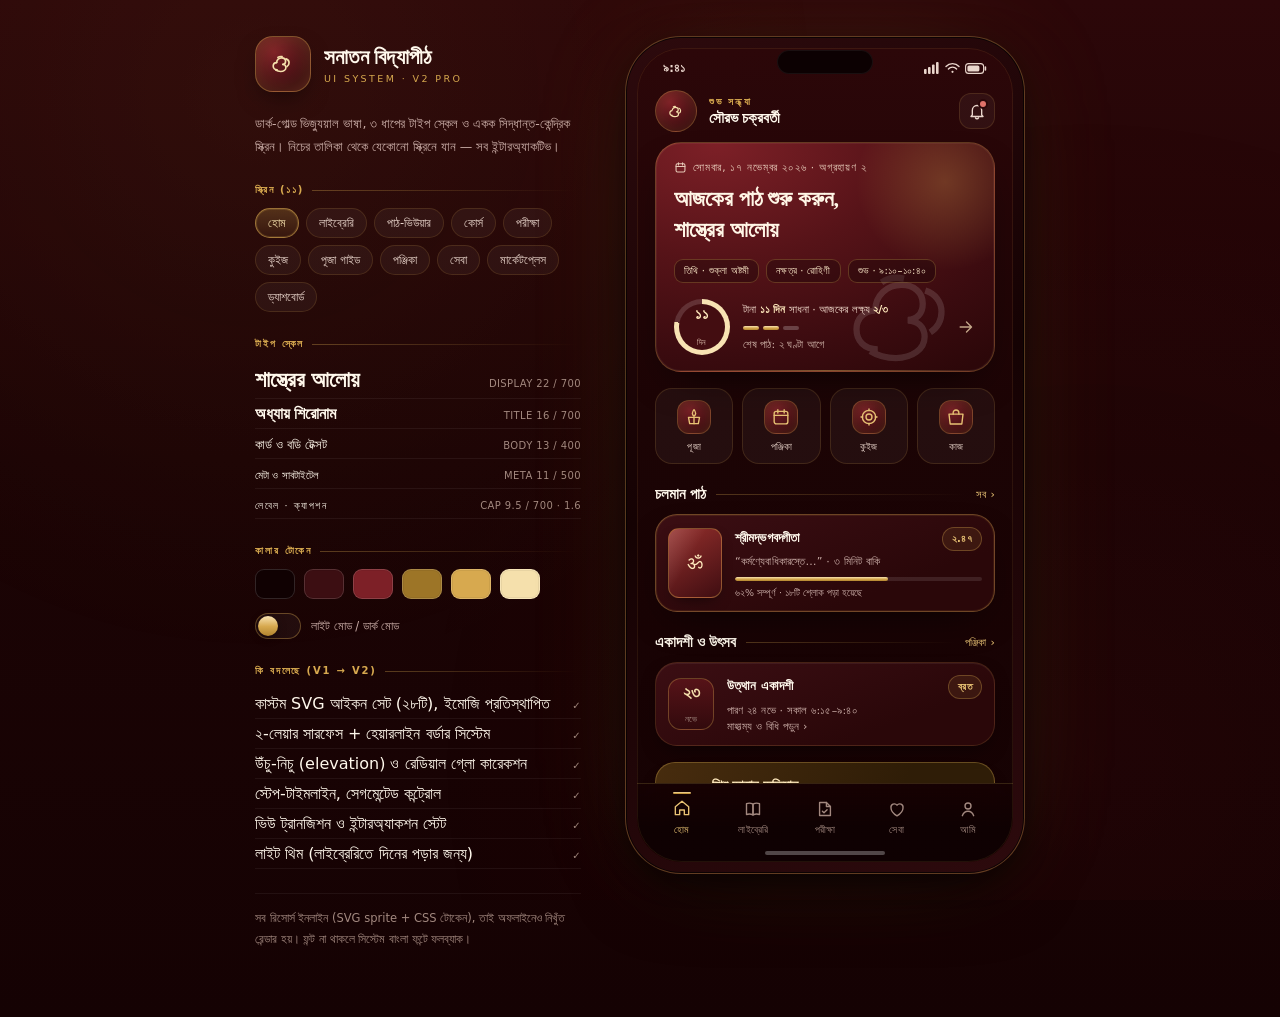
<file: docs/design/ui-preview-v2.html>
<!DOCTYPE html>
<html lang="bn" data-theme="dark">
<head>
<meta charset="utf-8" />
<meta name="viewport" content="width=device-width, initial-scale=1" />
<title>সনাতন বিদ্যাপীঠ — UI প্রিভিউ v2 (Pro)</title>
<style>
/* =====================================================================
   SANATAN VIDYAPITH · DESIGN SYSTEM v2
   tokens → primitives → components → screens
   ===================================================================== */

/* ---------- 1. TOKENS ---------- */
:root{
  /* brand */
  --wine-950:#100102; --wine-900:#180304; --wine-850:#1f0406;
  --wine-800:#290709; --wine-750:#32090c; --wine-700:#3c0e12; --wine-600:#4b1217;
  --gold-100:#fbf0d4; --gold-200:#f5e0ac; --gold-300:#e8c274;
  --gold-400:#d7a94f; --gold-500:#c2933a; --gold-600:#9d7527;
  --ink:#fff8ec; --ink-2:#ead6cc; --ink-3:#c9aca6; --ink-4:#a2887f;
  --ok:#63b58c; --ok-d:#2f7a58; --warn:#e39a52; --danger:#e0726a;

  /* semantic */
  --app-bg: radial-gradient(120% 90% at 10% -10%, #40101400 0%, transparent 60%),
            linear-gradient(180deg,#2c0709 0%, #1c0405 45%, #150203 100%);
  --surface-1: linear-gradient(160deg, #3b0e13 0%, #2a0709 72%);
  --surface-2: linear-gradient(160deg, #451016 0%, #2d080b 70%);
  --surface-flat:#2a0709;
  --surface-glass: rgba(255,255,255,.045);
  --card-border: rgba(215,169,79,.16);
  --card-border-strong: rgba(215,169,79,.38);
  --hairline: rgba(255,255,255,.06);
  --gold-line: linear-gradient(90deg,transparent,rgba(215,169,79,.45),transparent);
  --gold-fill: linear-gradient(180deg,#f8e3b3 0%, #d7a94f 52%, #b1842e 100%);
  --hero-bg: radial-gradient(130% 120% at 18% 0%, #7d2027 0%, #561318 42%, #3a0b0f 78%, #2c0709 100%);
  --appbar-fade: linear-gradient(180deg, rgba(31,4,6,.98) 0%, rgba(31,4,6,.92) 62%, rgba(31,4,6,0) 100%);
  --tabbg: linear-gradient(180deg, rgba(21,2,3,.55) 0%, rgba(15,1,2,.98) 55%);
  --shadow-lg: 0 30px 70px -20px rgba(0,0,0,.75), 0 8px 24px rgba(0,0,0,.35);
  --shadow-sm: 0 8px 20px -8px rgba(0,0,0,.6);
  --inner-top: inset 0 1px 0 rgba(255,255,255,.06);
  --chip-bg: rgba(255,255,255,.045);
  --track: rgba(255,255,255,.10);

  /* type */
  --f-ui:"Hind Siliguri","Noto Sans Bengali","Kalpurush","SolaimanLipi",system-ui,-apple-system,"Segoe UI",sans-serif;
  --f-dis:"Noto Serif Bengali","Hind Siliguri","Kalpurush",Georgia,serif;
  --r-xs:8px; --r-sm:12px; --r-md:16px; --r-lg:22px; --r-xl:28px; --r-full:999px;
  --sp-1:4px; --sp-2:8px; --sp-3:12px; --sp-4:16px; --sp-5:20px; --sp-6:24px; --sp-8:32px;
}
html[data-theme="light"]{
  --ink:#2a1210; --ink-2:#4a2b26; --ink-3:#7a5c55; --ink-4:#9b7d75;
  --app-bg: radial-gradient(120% 90% at 10% -10%, #fff3d6 0%, transparent 60%),
            linear-gradient(180deg,#fdf7ec 0%, #fbf1e2 55%, #f7ebd8 100%);
  --surface-1: linear-gradient(160deg,#fffdf8 0%, #fbf2e3 100%);
  --surface-2: linear-gradient(160deg,#fffdf8 0%, #f7ecd9 100%);
  --surface-flat:#fffdf8;
  --surface-glass: rgba(42,18,16,.035);
  --card-border: rgba(157,117,39,.20);
  --card-border-strong: rgba(157,117,39,.45);
  --hairline: rgba(42,18,16,.08);
  --gold-fill: linear-gradient(180deg,#e9c97e 0%, #cf9f42 55%, #ab7c26 100%);
  --hero-bg: radial-gradient(130% 120% at 18% 0%, #8d2a30 0%, #6b1c22 45%, #4c1116 100%);
  --appbar-fade: linear-gradient(180deg, rgba(253,247,236,.98) 0%, rgba(253,247,236,.9) 62%, rgba(253,247,236,0) 100%);
  --tabbg: linear-gradient(180deg, rgba(253,247,236,.5) 0%, rgba(251,241,226,.99) 55%);
  --shadow-lg: 0 30px 70px -24px rgba(74,32,20,.28), 0 8px 22px rgba(74,32,20,.10);
  --shadow-sm: 0 8px 20px -10px rgba(74,32,20,.22);
  --inner-top: inset 0 1px 0 rgba(255,255,255,.9);
  --chip-bg: rgba(42,18,16,.04);
  --track: rgba(42,18,16,.10);
}

/* ---------- 2. RESET / STAGE ---------- */
*{box-sizing:border-box;-webkit-tap-highlight-color:transparent}
html,body{margin:0;min-height:100%}
body{
  font-family:var(--f-ui); color:var(--ink); background:var(--app-bg);
  display:flex; align-items:flex-start; justify-content:center; gap:44px;
  padding:36px 24px 56px; flex-wrap:wrap; transition:background .35s,color .35s;
}
body::before{
  content:""; position:fixed; inset:0; pointer-events:none; z-index:0; opacity:.5;
  background-image:radial-gradient(circle at 20% 10%, rgba(215,169,79,.10), transparent 45%),
                   radial-gradient(circle at 85% 85%, rgba(125,32,39,.16), transparent 50%);
}
svg{display:block}
.ico{width:20px;height:20px;fill:none;stroke:currentColor;stroke-width:1.65;stroke-linecap:round;stroke-linejoin:round}
.ico.sm{width:16px;height:16px;stroke-width:1.8}
.ico.xs{width:13px;height:13px;stroke-width:2}

/* ---------- 3. SPEC RAIL ---------- */
.rail{width:326px; max-width:100%; position:relative; z-index:1}
.mark{display:flex; align-items:center; gap:13px}
.mark .seal{
  width:56px;height:56px;border-radius:18px; display:grid; place-items:center; flex:0 0 auto;
  background:radial-gradient(circle at 34% 28%, #7e2127, #3a0b0f 72%);
  border:1px solid rgba(215,169,79,.45);
  box-shadow:0 10px 26px -10px rgba(0,0,0,.7), inset 0 0 22px rgba(215,169,79,.22)}
.mark h1{margin:0; font-family:var(--f-dis); font-size:21px; font-weight:700; letter-spacing:.2px; color:var(--ink)}
.mark .eyebrow{font-size:9.5px; letter-spacing:2.4px; color:var(--gold-400); text-transform:uppercase; margin-top:3px}
.rail .lede{font-size:12.5px; line-height:1.85; color:var(--ink-3); margin:20px 0 0}
.spec{margin-top:26px}
.spec h2{font-size:10px; letter-spacing:1.8px; text-transform:uppercase; color:var(--gold-400);
  margin:0 0 12px; font-weight:700; display:flex; align-items:center; gap:8px}
.spec h2::after{content:""; flex:1; height:1px; background:linear-gradient(90deg,rgba(215,169,79,.35),transparent)}
.chips{display:flex; flex-wrap:wrap; gap:7px}
.chip{
  font-family:var(--f-ui); font-size:11.5px; padding:7px 12px; border-radius:var(--r-full); cursor:pointer;
  border:1px solid var(--card-border); background:var(--chip-bg); color:var(--ink-2); transition:.18s; white-space:nowrap}
.chip:hover{border-color:var(--card-border-strong); color:var(--ink); transform:translateY(-1px)}
.chip.on{background:linear-gradient(180deg,rgba(215,169,79,.24),rgba(215,169,79,.08));
  border-color:rgba(215,169,79,.62); color:var(--gold-200); box-shadow:inset 0 0 0 1px rgba(215,169,79,.18)}
html[data-theme="light"] .chip.on{color:#7a5312}
.scale{width:100%; border-collapse:collapse}
.scale td{padding:5px 0; vertical-align:baseline; border-bottom:1px solid var(--hairline)}
.scale td:last-child{text-align:right; font-size:10px; color:var(--ink-4); letter-spacing:.4px}
.sw{display:flex; gap:9px; flex-wrap:wrap}
.sw i{width:40px;height:30px;border-radius:9px; border:1px solid rgba(255,255,255,.14); box-shadow:inset 0 0 0 1px rgba(0,0,0,.06)}
.swt{display:flex; align-items:center; gap:10px; margin-top:14px}
.swt span{font-size:11.5px; color:var(--ink-3)}
.toggle{width:46px;height:26px;border-radius:99px; border:1px solid var(--card-border-strong);
  background:var(--chip-bg); position:relative; cursor:pointer; transition:.25s}
.toggle::after{content:""; position:absolute; top:2px; left:2px; width:20px;height:20px;border-radius:50%;
  background:var(--gold-fill); transition:.25s; box-shadow:0 2px 8px rgba(0,0,0,.4)}
.toggle.light::after{transform:translateX(20px)}
.note{font-size:11.5px; line-height:1.8; color:var(--ink-4); border-top:1px solid var(--hairline);
  margin-top:24px; padding-top:14px}

/* ---------- 4. DEVICE ---------- */
.device{
  position:relative; width:400px; height:838px; border-radius:56px; padding:11px; flex:0 0 auto;
  background:linear-gradient(155deg,#2d0a0d 0%, #150203 48%, #2d0a0d 100%);
  border:1px solid rgba(215,169,79,.32);
  box-shadow:var(--shadow-lg), 0 0 120px -30px rgba(215,169,79,.22), inset 0 0 0 1px rgba(0,0,0,.7);
  z-index:1}
html[data-theme="light"] .device{
  background:linear-gradient(155deg,#3a1114 0%, #1d0405 50%, #3a1114 100%);
  box-shadow:0 34px 80px -26px rgba(74,32,20,.55), inset 0 0 0 1px rgba(0,0,0,.7)}
.device::after{content:""; position:absolute; inset:11px; border-radius:45px;
  border:1px solid rgba(215,169,79,.10); pointer-events:none; z-index:50}
.screen{position:relative; width:100%; height:100%; border-radius:45px; overflow:hidden;
  background:var(--app-bg); display:flex; flex-direction:column; isolation:isolate}
.statusbar{height:40px; flex:0 0 auto; display:flex; align-items:center; justify-content:space-between;
  padding:0 26px; font-size:11.5px; font-weight:600; letter-spacing:.3px; color:var(--ink-2);
  position:relative; z-index:30}
.statusbar .r{display:flex; align-items:center; gap:5px}
.island{position:absolute; top:13px; left:50%; transform:translateX(-50%);
  width:96px; height:24px; border-radius:99px; background:#0c0102; z-index:40;
  box-shadow:inset 0 0 0 1px rgba(255,255,255,.06)}
.homebar{position:absolute; bottom:7px; left:50%; transform:translateX(-50%); width:120px; height:4px;
  border-radius:99px; background:rgba(255,255,255,.28); z-index:45; pointer-events:none}
html[data-theme="light"] .homebar{background:rgba(42,18,16,.28)}
.scroll{flex:1 1 auto; overflow-y:auto; overflow-x:hidden; scrollbar-width:none; position:relative; scroll-behavior:smooth}
.scroll::-webkit-scrollbar{display:none}
.pad{padding:0 18px}
.stack-4{margin-bottom:16px}
.stack-3{margin-bottom:12px}

/* view transitions */
.view{display:none}
.view.on{display:block; animation:viewIn .34s cubic-bezier(.22,.7,.3,1)}
@keyframes viewIn{from{opacity:0; transform:translateY(8px)} to{opacity:1; transform:none}}

/* ---------- 5. APPBAR ---------- */
.appbar{position:sticky; top:0; z-index:20; padding:6px 18px 14px; background:var(--appbar-fade);
  backdrop-filter:blur(12px) saturate(120%)}
.appbar .row{display:flex; align-items:center; gap:11px}
.appbar h3{font-family:var(--f-dis); font-size:19px; font-weight:700; margin:0; letter-spacing:.1px; line-height:1.25}
.appbar .sub{font-size:11px; color:var(--ink-4); margin-top:3px; letter-spacing:.2px; line-height:1.4}
.appbar .eyebrow{font-size:9px; letter-spacing:2px; text-transform:uppercase; color:var(--gold-400); font-weight:700}
.spacer{flex:1}
.iconbtn{width:36px;height:36px;border-radius:12px; display:grid;place-items:center; flex:0 0 auto; cursor:pointer;
  border:1px solid var(--card-border); background:var(--chip-bg); color:var(--ink-2); transition:.16s; position:relative}
.iconbtn:hover{color:var(--ink); border-color:var(--card-border-strong); background:rgba(215,169,79,.12)}
.iconbtn:active{transform:scale(.96)}
.dot{position:absolute; top:7px; right:8px; width:6px;height:6px;border-radius:50%; background:var(--danger);
  box-shadow:0 0 0 2px var(--surface-flat)}

/* ---------- 6. PRIMITIVES ---------- */
.card{
  position:relative; border-radius:var(--r-lg); border:1px solid var(--card-border); background:var(--surface-1);
  box-shadow:var(--shadow-sm), var(--inner-top); overflow:hidden}
.card.solid{background:var(--surface-2)}
.card.oath{border-color:var(--card-border-strong); box-shadow:0 16px 40px -20px rgba(0,0,0,.8), inset 0 0 0 1px rgba(215,169,79,.10)}
.card.pad{padding:15px}
.btn{display:inline-flex; align-items:center; justify-content:center; gap:8px; cursor:pointer; border:1px solid transparent;
  font-family:var(--f-ui); font-size:13.5px; font-weight:600; border-radius:var(--r-md); padding:13px 18px;
  letter-spacing:.2px; transition:.16s; line-height:1}
.btn.gold{background:var(--gold-fill); color:#3a1a05; box-shadow:0 10px 26px -12px rgba(215,169,79,.85), inset 0 1px 0 rgba(255,255,255,.55)}
.btn.gold:hover{filter:brightness(1.05)}
.btn.ghost{background:var(--chip-bg); border-color:var(--card-border); color:var(--ink)}
.btn.ghost:hover{border-color:var(--card-border-strong)}
.btn.block{width:100%}
.btn:active{transform:translateY(1px)}
.btn.sm{padding:9px 13px; font-size:12px; border-radius:var(--r-sm)}
.pill{display:inline-flex; align-items:center; gap:5px; font-size:10px; font-weight:600; letter-spacing:.4px;
  padding:5px 9px; border-radius:var(--r-full); border:1px solid rgba(215,169,79,.32);
  background:rgba(215,169,79,.10); color:var(--gold-300); white-space:nowrap}
html[data-theme="light"] .pill{color:#8a5f16; background:rgba(176,130,44,.10); border-color:rgba(176,130,44,.28)}
.pill.ok{color:#a9e3c6; background:rgba(99,181,140,.14); border-color:rgba(99,181,140,.34)}
html[data-theme="light"] .pill.ok{color:#22684a; background:rgba(47,122,88,.10); border-color:rgba(47,122,88,.25)}
.pill.flat{background:transparent; border-color:var(--card-border); color:var(--ink-3)}
.muted{color:var(--ink-3)} .tiny{font-size:11px; letter-spacing:.2px} .mini{font-size:9.5px}
.display{font-family:var(--f-dis); font-weight:700; letter-spacing:.1px}
.orn{display:block; width:100%; height:16px; color:rgba(215,169,79,.5)}
.sect{display:flex; align-items:center; gap:10px; margin:22px 0 11px}
.sect h4{font-family:var(--f-dis); font-size:14.5px; margin:0; font-weight:700; letter-spacing:.1px}
.sect .line{flex:1; height:1px; background:linear-gradient(90deg,rgba(215,169,79,.30),transparent)}
.sect a{font-size:11px; color:var(--gold-300); cursor:pointer; letter-spacing:.2px}
html[data-theme="light"] .sect a{color:#8a5f16}
.bar{height:6px; border-radius:99px; background:var(--track); overflow:hidden}
.bar > i{display:block; height:100%; border-radius:99px; background:var(--gold-fill); transition:width .6s cubic-bezier(.2,.7,.3,1)}
.bar.thin{height:4px}
.bar.dual > i.okpart{background:linear-gradient(90deg,#3f8d68,#8fd6b0)}
.stars{color:var(--gold-300); font-size:10.5px; letter-spacing:1.4px}
.av{width:42px;height:42px;border-radius:14px; flex:0 0 auto; display:grid;place-items:center;
  font-family:var(--f-dis); font-size:16px; color:var(--gold-200);
  background:radial-gradient(circle at 35% 28%, #7e2127, #3a0b0f 75%);
  border:1px solid rgba(215,169,79,.34); box-shadow:inset 0 0 14px rgba(215,169,79,.14)}
.av.round{border-radius:50%}
.list{display:flex; flex-direction:column}
.li{display:flex; align-items:center; gap:12px; padding:12px 0; border-bottom:1px solid var(--hairline)}
.li:last-child{border-bottom:none}
.kv{display:flex; justify-content:space-between; align-items:baseline; gap:10px}
.grid2{display:grid; grid-template-columns:1fr 1fr; gap:9px}
.grid3{display:grid; grid-template-columns:repeat(3,1fr); gap:9px}
.stat{padding:10px 11px; border-radius:var(--r-sm); background:var(--surface-glass); border:1px solid var(--card-border)}
.stat .k{font-size:9.5px; letter-spacing:.6px; color:var(--ink-4); margin-bottom:4px; text-transform:uppercase}
.stat .v{font-size:12.5px; font-weight:600; color:var(--ink)}

/* ---------- 7. TAB BAR ---------- */
.tabbar{flex:0 0 auto; display:flex; padding:8px 10px 22px; gap:2px; background:var(--tabbg);
  border-top:1px solid rgba(215,169,79,.20); backdrop-filter:blur(16px) saturate(130%); position:relative; z-index:25}
.tab{flex:1; display:flex; flex-direction:column; align-items:center; gap:5px; padding:7px 0 4px; border:none;
  background:none; color:var(--ink-4); font-family:var(--f-ui); font-size:9.5px; letter-spacing:.2px; cursor:pointer;
  position:relative; transition:color .2s}
.tab .ico{transition:transform .2s}
.tab.on{color:var(--gold-300)}
html[data-theme="light"] .tab.on{color:#8a5f16}
.tab.on .ico{transform:translateY(-1px)}
.tab .ind{position:absolute; top:0; width:18px; height:2px; border-radius:99px; background:var(--gold-fill); opacity:0; transition:.2s}
.tab.on .ind{opacity:1}
.screen.sub .tabbar{display:none}

/* ---------- 8. HOME ---------- */
.home-head{display:flex; align-items:center; gap:12px; padding:2px 18px 10px}
.home-head .who{font-size:10px; letter-spacing:1.6px; text-transform:uppercase; color:var(--gold-400); font-weight:700}
.home-head .nm{font-family:var(--f-dis); font-size:15px; font-weight:700; margin-top:2px}

.hero{position:relative; margin:0 18px; border-radius:26px; padding:18px 18px 16px; overflow:hidden;
  background:var(--hero-bg); border:1px solid rgba(215,169,79,.30);
  box-shadow:0 18px 44px -22px rgba(0,0,0,.9), inset 0 0 0 1px rgba(255,255,255,.05)}
.hero::before{content:""; position:absolute; right:-46px; top:-56px; width:190px;height:190px;border-radius:50%;
  background:radial-gradient(circle, rgba(215,169,79,.26), transparent 66%)}
.hero::after{content:""; position:absolute; left:0; right:0; bottom:0; height:1px; background:var(--gold-line)}
.hero .wm{position:absolute; right:10px; bottom:-22px; opacity:.13; pointer-events:none}
.hero .date{font-size:10.5px; letter-spacing:.8px; color:#f3dcc8; opacity:.9; display:flex; align-items:center; gap:6px}
.hero h2{font-family:var(--f-dis); font-size:22px; line-height:1.42; margin:9px 0 14px; color:#fff6e6; font-weight:700}
html[data-theme="light"] .hero h2{color:#fff8ec}
.hero .meta{display:flex; gap:7px; flex-wrap:wrap; position:relative; z-index:2}
.hero .meta span{font-size:10px; padding:5px 9px; border-radius:9px; color:#ffeccb;
  background:rgba(0,0,0,.26); border:1px solid rgba(215,169,79,.28); letter-spacing:.2px}
.hero .foot{display:flex; align-items:center; gap:13px; margin-top:16px; position:relative; z-index:2}
.ring{width:56px;height:56px; border-radius:50%; display:grid; place-items:center; flex:0 0 auto; position:relative;
  background:conic-gradient(#f8e3b3 0 var(--p,72%), rgba(255,255,255,.14) var(--p,72%) 100%)}
.ring::before{content:""; position:absolute; inset:5px; border-radius:50%; background:#430d11}
.ring .n{position:relative; font-family:var(--f-dis); font-size:15px; color:#ffe9bd; font-weight:700; line-height:1}
.ring .u{position:relative; font-size:7.5px; letter-spacing:.6px; color:#e6c9b6; margin-top:2px}
.hero .foot .txt{font-size:11px; line-height:1.6; color:#f0d8ca}
.hero .foot .txt b{color:#ffe9bd}
.segs{display:flex; gap:4px; margin-top:7px}
.segs i{width:16px;height:4px;border-radius:99px; background:rgba(255,255,255,.22)}
.segs i.on{background:var(--gold-fill)}

.quick{display:grid; grid-template-columns:repeat(4,1fr); gap:9px; padding:16px 18px 0}
.q{display:flex; flex-direction:column; align-items:center; gap:7px; cursor:pointer; padding:11px 4px 10px;
  border-radius:17px; border:1px solid var(--card-border); background:var(--surface-glass);
  color:var(--ink-2); font-family:var(--f-ui); font-size:10px; letter-spacing:.2px; transition:.18s}
.q:hover{border-color:var(--card-border-strong); transform:translateY(-2px); box-shadow:var(--shadow-sm)}
.q .qi{width:34px;height:34px;border-radius:12px; display:grid;place-items:center; color:var(--gold-300);
  background:radial-gradient(circle at 38% 30%, #762026, #3a0b0f 78%); border:1px solid rgba(215,169,79,.32);
  box-shadow:inset 0 0 12px rgba(215,169,79,.16)}
html[data-theme="light"] .q .qi{color:#c2933a}

.cover{width:54px;height:70px;border-radius:11px; flex:0 0 auto; display:grid; place-items:center; position:relative;
  border:1px solid rgba(215,169,79,.40); overflow:hidden; box-shadow:0 6px 16px -8px rgba(0,0,0,.8)}
.cover::after{content:""; position:absolute; inset:0; background:linear-gradient(120deg,rgba(255,255,255,.16),transparent 42%)}
.cover .sym{font-family:var(--f-dis); font-size:19px; color:#ffe9bd; position:relative; z-index:2}
.c1{background:linear-gradient(150deg,#942f2c,#3f0d11)} .c2{background:linear-gradient(150deg,#8a5a18,#3a2406)}
.c3{background:linear-gradient(150deg,#2e6350,#0e2a20)} .c4{background:linear-gradient(150deg,#5d2f6a,#26102d)}

.rowcard{display:flex; gap:13px; align-items:center; padding:12px}
.rowcard .ttl{font-size:13px; font-weight:600; letter-spacing:.1px}
.datebox{width:46px;height:52px;border-radius:13px; flex:0 0 auto; display:grid; place-items:center; text-align:center;
  background:linear-gradient(180deg,#561318,#320a0d); border:1px solid rgba(215,169,79,.34)}
html[data-theme="light"] .datebox{background:linear-gradient(180deg,#fdf1d8,#f4e2c2)}
.datebox b{font-family:var(--f-dis); font-size:17px; line-height:1; color:var(--gold-200); display:block}
html[data-theme="light"] .datebox b{color:#8a5f16}
.datebox i{font-style:normal; font-size:9px; letter-spacing:.4px; color:var(--ink-4); display:block; margin-top:3px}

.sevaband{margin:16px 18px 0; border-radius:20px; padding:15px; display:flex; align-items:center; gap:13px; cursor:pointer;
  background:linear-gradient(115deg,#472c0e 0%, #2f1d07 70%); border:1px solid rgba(215,169,79,.34);
  box-shadow:0 14px 34px -22px rgba(0,0,0,.9)}
html[data-theme="light"] .sevaband{background:linear-gradient(115deg,#fdf0d3,#f6e3bd)}
.sevaband h5{margin:0 0 4px; font-family:var(--f-dis); font-size:13.5px; color:#ffe9bd}
html[data-theme="light"] .sevaband h5{color:#7a5312}
.sevaband p{margin:0; font-size:10.5px; line-height:1.55; color:#e6cdb4}
html[data-theme="light"] .sevaband p{color:#6d4f24}

/* ---------- 9. LIBRARY ---------- */
.search{display:flex; align-items:center; gap:9px; padding:11px 13px; border-radius:13px; margin-top:11px;
  background:var(--surface-glass); border:1px solid var(--card-border); color:var(--ink-4); font-size:12px}
.segment{display:flex; gap:4px; padding:4px; border-radius:12px; background:var(--surface-glass);
  border:1px solid var(--card-border); margin-top:11px}
.segment button{flex:1; padding:7px 0; border:none; border-radius:9px; background:none; cursor:pointer;
  font-family:var(--f-ui); font-size:11px; color:var(--ink-3); letter-spacing:.2px}
.segment button.on{background:linear-gradient(180deg,rgba(215,169,79,.26),rgba(215,169,79,.10));
  color:var(--gold-200); box-shadow:inset 0 0 0 1px rgba(215,169,79,.30)}
html[data-theme="light"] .segment button.on{color:#7a5312}
.cats{display:flex; gap:7px; overflow-x:auto; padding:14px 18px 4px; scrollbar-width:none}
.cats::-webkit-scrollbar{display:none}
.cats .chip{flex:0 0 auto}

/* ---------- 10. READER ---------- */
.reader{padding:0 18px 24px}
.prefbar{display:flex; align-items:center; gap:8px; padding:9px 11px; border-radius:13px; margin-bottom:14px;
  background:var(--surface-glass); border:1px solid var(--card-border); font-size:11px; color:var(--ink-4)}
.prefbar .grp{display:flex; gap:3px; padding:3px; border-radius:9px; background:rgba(0,0,0,.22)}
html[data-theme="light"] .prefbar .grp{background:rgba(42,18,16,.05)}
.prefbar .grp b{font-size:11px; font-weight:600; padding:3px 8px; border-radius:6px; color:var(--ink-3); cursor:pointer}
.prefbar .grp b.on{background:rgba(215,169,79,.20); color:var(--gold-200)}
html[data-theme="light"] .prefbar .grp b.on{color:#7a5312}
.verse{padding:18px 16px 16px}
.vnum{display:flex; align-items:center; gap:9px; justify-content:center; margin-bottom:14px}
.vnum .l{height:1px; width:34px; background:linear-gradient(90deg,transparent,rgba(215,169,79,.5))}
.vnum .l.r{background:linear-gradient(90deg,rgba(215,169,79,.5),transparent)}
.vnum b{font-size:10px; letter-spacing:1.6px; color:var(--gold-400); font-weight:700}
.sk{font-family:var(--f-dis); font-size:17px; line-height:2; color:var(--gold-100); text-align:center; letter-spacing:.2px}
html[data-theme="light"] .sk{color:#6d4310}
.bn{font-size:13.8px; line-height:2; color:var(--ink-2); margin-top:16px; padding-top:16px; border-top:1px solid var(--hairline)}
.bn .lbl{display:inline-block; font-size:9.5px; letter-spacing:1.2px; color:var(--gold-400); font-weight:700; margin-bottom:6px}
.arth{margin-top:12px; font-size:12px; line-height:1.95; color:var(--ink-3);
  border-left:2px solid rgba(215,169,79,.42); padding:2px 0 2px 11px}
.readeractions{display:flex; gap:9px; margin-top:16px}

/* ---------- 11. COURSE ---------- */
.timeline{position:relative; padding-left:34px}
.timeline::before{content:""; position:absolute; left:13px; top:14px; bottom:14px; width:1px;
  background:linear-gradient(180deg,rgba(215,169,79,.5),rgba(215,169,79,.12))}
.tl{position:relative; padding:12px 13px; margin-bottom:9px}
.tl .node{position:absolute; left:-34px; top:12px; width:27px;height:27px;border-radius:9px; display:grid;place-items:center;
  font-size:11px; font-weight:700; background:linear-gradient(180deg,#561318,#330a0d); color:var(--gold-300);
  border:1px solid rgba(215,169,79,.34); z-index:2}
.tl.done .node{background:var(--gold-fill); color:#3a1a05; border-color:transparent}
.tl.now{border-color:var(--card-border-strong); box-shadow:0 0 0 1px rgba(215,169,79,.20), var(--shadow-sm)}
.tl.locked{opacity:.62}
.tl h5{margin:0 0 3px; font-size:12.8px; font-weight:600; display:flex; align-items:center; gap:7px}
.tl p{margin:0; font-size:11px; line-height:1.55; color:var(--ink-3)}

/* ---------- 12. EXAM ---------- */
.cd{display:flex; gap:8px; margin:13px 0 0}
.cd div{flex:1; text-align:center; padding:10px 4px 8px; border-radius:12px;
  background:rgba(0,0,0,.28); border:1px solid rgba(215,169,79,.26)}
html[data-theme="light"] .cd div{background:rgba(255,255,255,.55)}
.cd b{display:block; font-family:var(--f-dis); font-size:19px; color:var(--gold-100); line-height:1}
html[data-theme="light"] .cd b{color:#7a5312}
.cd i{font-style:normal; font-size:8.5px; letter-spacing:.8px; color:var(--ink-4)}
.rankbox{width:26px;height:26px;border-radius:9px; display:grid;place-items:center; font-size:10.5px; font-weight:700;
  flex:0 0 auto; background:var(--surface-glass); color:var(--ink-2); border:1px solid var(--card-border)}
.rankbox.g1{background:var(--gold-fill); color:#3a1a05; border-color:transparent}
.rankbox.g2{background:linear-gradient(180deg,#eceff1,#a9b0b4); color:#2b2b2b; border-color:transparent}
.rankbox.g3{background:linear-gradient(180deg,#e6b486,#ab7239); color:#301503; border-color:transparent}
.me-row{background:rgba(215,169,79,.10); border-radius:12px; padding:9px 10px; margin:0 -6px; border:1px solid rgba(215,169,79,.26)}

/* ---------- 13. QUIZ ---------- */
.qbar{display:flex; gap:4px; margin:10px 0 16px}
.qbar i{flex:1; height:4px; border-radius:99px; background:var(--track)}
.qbar i.on{background:var(--gold-fill)}
.opt{display:flex; align-items:center; gap:11px; padding:13px; border-radius:14px; margin-bottom:8px; cursor:pointer;
  border:1px solid var(--card-border); background:var(--surface-glass); font-size:12.8px; line-height:1.55;
  transition:.15s; text-align:left; width:100%; font-family:var(--f-ui); color:var(--ink)}
.opt:hover{border-color:var(--card-border-strong)}
.opt .k{width:22px;height:22px;border-radius:8px; flex:0 0 auto; display:grid; place-items:center; font-size:10.5px;
  font-weight:700; border:1px solid rgba(215,169,79,.38); color:var(--gold-300)}
html[data-theme="light"] .opt .k{color:#8a5f16}
.opt.sel{border-color:rgba(215,169,79,.62); background:rgba(215,169,79,.13); box-shadow:0 0 0 1px rgba(215,169,79,.22)}
.opt.sel .k{background:var(--gold-fill); color:#3a1a05; border-color:transparent}
.opt.right{border-color:rgba(99,181,140,.6); background:rgba(99,181,140,.12)}
.opt.right .k{background:linear-gradient(180deg,#7fd0a8,#3f8d68); color:#08281a; border-color:transparent}

/* ---------- 14. PUJA ---------- */
.stepwrap{position:relative; padding-left:0}
.step{display:flex; gap:12px; padding:13px; margin-bottom:9px; align-items:flex-start}
.sno{width:28px;height:28px;border-radius:10px; flex:0 0 auto; display:grid;place-items:center; font-size:11.5px; font-weight:700;
  background:linear-gradient(180deg,#561318,#320a0d); color:var(--gold-300); border:1px solid rgba(215,169,79,.34)}
.step.now{border-color:var(--card-border-strong);box-shadow:0 0 0 1px rgba(215,169,79,.18),var(--shadow-sm)}
.step.done .sno{background:var(--gold-fill); color:#3a1a05; border-color:transparent}
.step h5{margin:0 0 3px; font-size:12.8px; font-weight:600}
.step p{margin:0; font-size:11px; line-height:1.6; color:var(--ink-3)}
.mantra{font-family:var(--f-dis); font-size:13px; line-height:1.9; color:var(--gold-100); text-align:center;
  padding:11px; border-radius:11px; margin-top:9px; background:rgba(0,0,0,.22); border:1px dashed rgba(215,169,79,.30)}
html[data-theme="light"] .mantra{color:#6d4310; background:rgba(255,255,255,.6)}
.player{display:flex; align-items:center; gap:10px; margin-top:9px}
.playbtn{width:32px;height:32px;border-radius:50%; display:grid;place-items:center; flex:0 0 auto;
  background:var(--gold-fill); color:#3a1a05; border:none; cursor:pointer; box-shadow:0 6px 16px -8px rgba(215,169,79,.9)}
.wave{display:flex; align-items:center; gap:3px; flex:1; height:22px}
.wave i{width:3px; border-radius:99px; background:rgba(215,169,79,.45)}
.wave i:nth-child(odd){background:rgba(215,169,79,.8)}
.check{width:18px;height:18px;border-radius:6px; border:1.5px solid rgba(215,169,79,.45); display:grid;place-items:center; flex:0 0 auto}
.check.on{background:var(--gold-fill); border-color:transparent; color:#3a1a05}

/* ---------- 15. PANJIKA ---------- */
.cal{display:grid; grid-template-columns:repeat(7,1fr); gap:4px; margin-top:10px}
.cal .h{font-size:9px; text-align:center; color:var(--ink-4); padding:5px 0; letter-spacing:.4px}
.day{aspect-ratio:1; border-radius:10px; display:grid; place-items:center; font-size:11.5px; color:var(--ink-2);
  position:relative; border:1px solid transparent; transition:.15s}
.day.mut{color:var(--ink-4); opacity:.5}
.day.ek{background:radial-gradient(circle at 40% 28%,#7e2127,#3a0b0f); border-color:rgba(215,169,79,.6); color:#ffe9bd; font-weight:600}
.day.ek::after{content:""; position:absolute; bottom:4px; width:3px;height:3px;border-radius:50%; background:var(--gold-300)}
.day.now{border-color:rgba(215,169,79,.35); background:rgba(215,169,79,.14); color:var(--ink); font-weight:700}
.legend{display:flex; gap:14px; margin-top:11px; font-size:10px; color:var(--ink-4)}
.legend span{display:flex; align-items:center; gap:5px}
.legend i{width:7px;height:7px;border-radius:2px; display:inline-block}

/* ---------- 16. SEVA ---------- */
.campaign h5{margin:0 0 5px; font-family:var(--f-dis); font-size:13.5px; font-weight:700}
.campaign p{margin:0 0 10px; font-size:11px; line-height:1.6; color:var(--ink-3)}
.dualbar{display:flex; height:7px; border-radius:99px; overflow:hidden; background:var(--track)}
.dualbar i{display:block; height:100%}
.quote{font-family:var(--f-dis); font-size:12px; line-height:1.9; color:var(--ink-3); text-align:center;
  padding:0 14px; font-style:italic}

/* ---------- 17. MARKET ---------- */
.provider{display:flex; gap:12px; padding:13px}
.provider h5{margin:0; font-size:12.8px; font-weight:600; display:flex; align-items:center; gap:6px}
.provider .role{font-size:10.5px; color:var(--ink-3); margin:3px 0 7px}
.badge-v{display:inline-grid;place-items:center; width:14px;height:14px;border-radius:50%;
  background:linear-gradient(180deg,#7fd0a8,#3f8d68); color:#08281a; flex:0 0 auto}

/* ---------- 18. ME ---------- */
.chart{display:flex; align-items:flex-end; gap:6px; height:78px; margin-top:6px}
.chart .col{flex:1; display:flex; flex-direction:column; align-items:center; gap:6px; height:100%}
.chart .col .bwrap{flex:1; width:100%; display:flex; align-items:flex-end}
.chart .col .b{width:100%; border-radius:7px 7px 3px 3px; background:var(--gold-fill); min-height:3px}
.chart .col .b.empty{background:var(--track)}
.chart .col .d{font-size:9px; color:var(--ink-4)}
.ledger{font-size:11px; color:var(--ink-3); display:flex; justify-content:space-between; padding:7px 0;
  border-bottom:1px dashed var(--hairline)}
.ledger:last-child{border-bottom:none}

/* ---------- 19. TOAST ---------- */
.toast{position:absolute; bottom:96px; left:50%; transform:translateX(-50%) translateY(6px); z-index:60;
  padding:10px 16px; border-radius:12px; font-size:11.5px; font-weight:600; letter-spacing:.2px;
  background:rgba(14,1,2,.94); border:1px solid rgba(215,169,79,.4); color:var(--gold-100);
  opacity:0; transition:.26s cubic-bezier(.2,.7,.3,1); pointer-events:none; white-space:nowrap;
  box-shadow:0 16px 40px -16px rgba(0,0,0,.9)}
.toast.show{opacity:1; transform:translateX(-50%) translateY(0)}

@media (max-width:940px){
  body{flex-direction:column; align-items:center; gap:28px; padding:22px 14px 48px}
  .rail{width:100%; max-width:400px; order:2}
  .scale{font-size:12px}
}
</style>
</head>
<body>

<!-- ===== ICON SPRITE ===== -->
<svg width="0" height="0" style="position:absolute" aria-hidden="true">
  <symbol id="i-home" viewBox="0 0 24 24"><path d="M4 10.6 12 4l8 6.6V20h-5.2v-5.6H9.2V20H4z"/></symbol>
  <symbol id="i-book" viewBox="0 0 24 24"><path d="M4.2 5.6c2.6-1 5-1 7.8.6v13c-2.8-1.6-5.2-1.6-7.8-.6z"/><path d="M19.8 5.6c-2.6-1-5-1-7.8.6v13c2.8-1.6 5.2-1.6 7.8-.6z"/></symbol>
  <symbol id="i-exam" viewBox="0 0 24 24"><path d="M5.5 4.2h8.2l4.8 4.8v10.8H5.5z"/><path d="M13.7 4.2v4.8h4.8"/><path d="m8.9 14.6 1.9 1.9 3.7-3.7"/></symbol>
  <symbol id="i-heart" viewBox="0 0 24 24"><path d="M12 20.2s-7.2-4.4-7.2-9.5A4.1 4.1 0 0 1 12 7.4a4.1 4.1 0 0 1 7.2 3.3c0 5.1-7.2 9.5-7.2 9.5z"/></symbol>
  <symbol id="i-user" viewBox="0 0 24 24"><circle cx="12" cy="8.4" r="3.6"/><path d="M5.2 20c1.3-3.6 3.8-5.3 6.8-5.3s5.5 1.7 6.8 5.3"/></symbol>
  <symbol id="i-flame" viewBox="0 0 24 24"><path d="M12 3.2c1.3 1.7 2 3.2 2 4.5 0 1.6-1.1 2.6-2 3.4-.9-.8-2-1.8-2-3.4 0-1.3.7-2.8 2-4.5z"/><path d="M5.4 12.4h13.2L17.2 20H6.8z"/><path d="M12 12.4V20"/></symbol>
  <symbol id="i-cal" viewBox="0 0 24 24"><rect x="3.8" y="5.2" width="16.4" height="15" rx="2.6"/><path d="M8.2 3.2v4M15.8 3.2v4M3.8 10h16.4"/></symbol>
  <symbol id="i-target" viewBox="0 0 24 24"><circle cx="12" cy="12" r="8"/><circle cx="12" cy="12" r="3.6"/><path d="M12 2.4v2.2M12 19.4v2.2M2.4 12h2.2M19.4 12h2.2"/></symbol>
  <symbol id="i-bag" viewBox="0 0 24 24"><path d="M3.6 8.6h16.8L19 20.4H5z"/><path d="M8.6 8.6V7a3.4 3.4 0 0 1 6.8 0v1.6"/></symbol>
  <symbol id="i-search" viewBox="0 0 24 24"><circle cx="11" cy="11" r="6.4"/><path d="m15.8 15.8 4.2 4.2"/></symbol>
  <symbol id="i-bell" viewBox="0 0 24 24"><path d="M6.4 16.6V11a5.6 5.6 0 0 1 11.2 0v5.6l1.6 2H4.8z"/><path d="M10.2 20.2a2 2 0 0 0 3.6 0"/></symbol>
  <symbol id="i-back" viewBox="0 0 24 24"><path d="m14.2 6-6 6 6 6"/></symbol>
  <symbol id="i-close" viewBox="0 0 24 24"><path d="M7 7l10 10M17 7 7 17"/></symbol>
  <symbol id="i-mark" viewBox="0 0 24 24"><path d="M6.5 4.6h11v15.2l-5.5-3.8-5.5 3.8z"/></symbol>
  <symbol id="i-play" viewBox="0 0 24 24"><path d="M8.4 5.6 18 12l-9.6 6.4z"/></symbol>
  <symbol id="i-check" viewBox="0 0 24 24"><path d="m5.4 12.6 4.4 4.4 8.8-9.4"/></symbol>
  <symbol id="i-arrow" viewBox="0 0 24 24"><path d="M5 12h13M12.6 6l6 6-6 6"/></symbol>
  <symbol id="i-clock" viewBox="0 0 24 24"><circle cx="12" cy="12" r="8.2"/><path d="M12 7.6V12l3 2"/></symbol>
  <symbol id="i-wallet" viewBox="0 0 24 24"><rect x="3.6" y="6" width="16.8" height="12.4" rx="2.6"/><path d="M3.6 10.4h16.8"/><circle cx="16.4" cy="14.6" r="1.2"/></symbol>
  <symbol id="i-sun" viewBox="0 0 24 24"><circle cx="12" cy="12" r="4"/><path d="M12 2.6v2.2M12 19.2v2.2M2.6 12h2.2M19.2 12h2.2M5.4 5.4l1.6 1.6M17 17l1.6 1.6M18.6 5.4 17 7M7 17l-1.6 1.6"/></symbol>
  <symbol id="i-gear" viewBox="0 0 24 24"><circle cx="12" cy="12" r="3"/><path d="M12 3.4v2M12 18.6v2M3.4 12h2M18.6 12h2M5.8 5.8l1.4 1.4M16.8 16.8l1.4 1.4M18.2 5.8l-1.4 1.4M7.2 16.8l-1.4 1.4"/></symbol>
  <symbol id="i-shield" viewBox="0 0 24 24"><path d="M12 3.4 19 6v6c0 4.3-3 7.2-7 8.6-4-1.4-7-4.3-7-8.6V6z"/><path d="m9.2 12 2 2 3.6-3.8"/></symbol>
  <symbol id="i-trophy" viewBox="0 0 24 24"><path d="M7.6 4.6h8.8v4.2a4.4 4.4 0 0 1-8.8 0z"/><path d="M7.6 6H5a2.4 2.4 0 0 0 2.6 2.4M16.4 6H19a2.4 2.4 0 0 1-2.6 2.4M12 13.2V17M8.6 20h6.8"/></symbol>
  <symbol id="i-plus" viewBox="0 0 24 24"><path d="M12 5v14M5 12h14"/></symbol>
  <symbol id="i-menu" viewBox="0 0 24 24"><path d="M4 7h16M4 12h16M4 17h11"/></symbol>
  <symbol id="i-om" viewBox="0 0 24 24"><path d="M7 17c-2.2 0-3.4-1.4-3.4-3.2 0-1.8 1.3-3 3-3"/><path d="M6.6 10.8c0-2.4 1.9-4.1 4.2-4.1 2 0 3.4 1.2 3.4 3 0 1.6-1 2.6-2.4 2.6"/><path d="M11.8 12.4c1.6 0 2.7 1.1 2.7 2.6 0 2-2 3.4-4.6 3.4-1.6 0-3-.4-4.1-1.1"/><path d="M7.6 6.3c.9-.6 2.3-.9 3.6-.6"/><path d="M14.6 7.6c1.6.5 2.6 1.8 2.6 3.4 0 1.4-.7 2.6-1.8 3.3"/></symbol>
</svg>

<!-- ================= SPEC RAIL ================= -->
<aside class="rail">
  <div class="mark">
    <div class="seal"><svg width="28" height="28" viewBox="0 0 24 24" fill="none" stroke="#f5e0ac" stroke-width="1.4" stroke-linecap="round" stroke-linejoin="round"><use href="#i-om"/></svg></div>
    <div>
      <h1>সনাতন বিদ্যাপীঠ</h1>
      <div class="eyebrow">UI System · v2 Pro</div>
    </div>
  </div>
  <p class="lede">ডার্ক-গোল্ড ভিজ্যুয়াল ভাষা, ৩ ধাপের টাইপ স্কেল ও একক সিদ্ধান্ত-কেন্দ্রিক স্ক্রিন। নিচের তালিকা থেকে যেকোনো স্ক্রিনে যান — সব ইন্টারঅ্যাকটিভ।</p>

  <div class="spec">
    <h2>স্ক্রিন (১১)</h2>
    <div class="chips" id="nav">
      <button class="chip on" data-go="home">হোম</button>
      <button class="chip" data-go="library">লাইব্রেরি</button>
      <button class="chip" data-go="reader">পাঠ-ভিউয়ার</button>
      <button class="chip" data-go="course">কোর্স</button>
      <button class="chip" data-go="exam">পরীক্ষা</button>
      <button class="chip" data-go="quiz">কুইজ</button>
      <button class="chip" data-go="puja">পূজা গাইড</button>
      <button class="chip" data-go="panjika">পঞ্জিকা</button>
      <button class="chip" data-go="seva">সেবা</button>
      <button class="chip" data-go="market">মার্কেটপ্লেস</button>
      <button class="chip" data-go="me">ড্যাশবোর্ড</button>
    </div>
  </div>

  <div class="spec">
    <h2>টাইপ স্কেল</h2>
    <table class="scale">
      <tr><td><span style="font-family:var(--f-dis);font-size:22px;font-weight:700">শাস্ত্রের আলোয়</span></td><td>DISPLAY 22 / 700</td></tr>
      <tr><td><span style="font-family:var(--f-dis);font-size:16px;font-weight:700">অধ্যায় শিরোনাম</span></td><td>TITLE 16 / 700</td></tr>
      <tr><td><span style="font-size:13px">কার্ড ও বডি টেক্সট</span></td><td>BODY 13 / 400</td></tr>
      <tr><td><span style="font-size:11px">মেটা ও সাবটাইটেল</span></td><td>META 11 / 500</td></tr>
      <tr><td><span style="font-size:9.5px;letter-spacing:1.6px">লেবেল · ক্যাপশন</span></td><td>CAP 9.5 / 700 · 1.6</td></tr>
    </table>
  </div>

  <div class="spec">
    <h2>কালার টোকেন</h2>
    <div class="sw">
      <i style="background:#100102" title="wine-950"></i>
      <i style="background:#3c0e12" title="wine-700"></i>
      <i style="background:#7d2027" title="wine-500"></i>
      <i style="background:#9d7527" title="gold-600"></i>
      <i style="background:#d7a94f" title="gold-400"></i>
      <i style="background:#f5e0ac" title="gold-200"></i>
    </div>
    <div class="swt">
      <button class="toggle" id="themeToggle" aria-label="থিম বদলান"></button>
      <span>লাইট মোড / ডার্ক মোড</span>
    </div>
  </div>

  <div class="spec">
    <h2>কি বদলেছে (v1 → v2)</h2>
    <table class="scale">
      <tr><td>কাস্টম SVG আইকন সেট (২৮টি), ইমোজি প্রতিস্থাপিত</td><td>✓</td></tr>
      <tr><td>২-লেয়ার সারফেস + হেয়ারলাইন বর্ডার সিস্টেম</td><td>✓</td></tr>
      <tr><td>উঁচু-নিচু (elevation) ও রেডিয়াল গ্লো কারেকশন</td><td>✓</td></tr>
      <tr><td>স্টেপ-টাইমলাইন, সেগমেন্টেড কন্ট্রোল</td><td>✓</td></tr>
      <tr><td>ভিউ ট্রানজিশন ও ইন্টারঅ্যাকশন স্টেট</td><td>✓</td></tr>
      <tr><td>লাইট থিম (লাইব্রেরিতে দিনের পড়ার জন্য)</td><td>✓</td></tr>
    </table>
  </div>

  <p class="note">সব রিসোর্স ইনলাইন (SVG sprite + CSS টোকেন), তাই অফলাইনেও নিখুঁত রেন্ডার হয়। ফন্ট না থাকলে সিস্টেম বাংলা ফন্টে ফলব্যাক।</p>
</aside>

<!-- ================= DEVICE ================= -->
<div class="device">
  <div class="island"></div>
  <div class="screen" id="screen">
    <div class="statusbar">
      <span>৯:৪১</span>
      <span class="r">
        <svg width="16" height="12" viewBox="0 0 16 12" fill="currentColor"><rect x="0" y="7" width="2.6" height="5" rx="1"/><rect x="4" y="5" width="2.6" height="7" rx="1"/><rect x="8" y="2.6" width="2.6" height="9.4" rx="1"/><rect x="12" y="0" width="2.6" height="12" rx="1"/></svg>
        <svg width="15" height="12" viewBox="0 0 15 12" fill="none" stroke="currentColor" stroke-width="1.4" stroke-linecap="round"><path d="M1 4.4a9 9 0 0 1 13 0"/><path d="M3.4 6.9a5.6 5.6 0 0 1 8.2 0"/><circle cx="7.5" cy="9.8" r="1.1" fill="currentColor" stroke="none"/></svg>
        <svg width="22" height="11" viewBox="0 0 22 11" fill="none" stroke="currentColor" stroke-width="1.1"><rect x="0.6" y="0.6" width="18" height="9.8" rx="3"/><rect x="2.4" y="2.4" width="12" height="6.2" rx="1.6" fill="currentColor" stroke="none"/><path d="M20.4 4v3" stroke-linecap="round" stroke-width="1.6"/></svg>
      </span>
    </div>

    <div class="scroll" id="stage">

      <!-- ================= HOME ================= -->
      <section class="view on" data-screen="home">
        <div class="home-head">
          <div class="av round"><svg width="19" height="19" viewBox="0 0 24 24" fill="none" stroke="#f5e0ac" stroke-width="1.5"><use href="#i-om"/></svg></div>
          <div style="flex:1">
            <div class="who">শুভ সন্ধ্যা</div>
            <div class="nm">সৌরভ চক্রবর্তী</div>
          </div>
          <button class="iconbtn"><svg class="ico" viewBox="0 0 24 24"><use href="#i-bell"/></svg><span class="dot"></span></button>
        </div>

        <div class="hero">
          <div class="wm"><svg width="150" height="150" viewBox="0 0 24 24" fill="none" stroke="#fff" stroke-width="1"><use href="#i-om"/></svg></div>
          <div class="date"><svg class="ico xs" viewBox="0 0 24 24"><use href="#i-cal"/></svg> সোমবার, ১৭ নভেম্বর ২০২৬ · অগ্রহায়ণ ২</div>
          <h2>আজকের পাঠ শুরু করুন,<br/>শাস্ত্রের আলোয়</h2>
          <div class="meta">
            <span>তিথি · শুক্লা অষ্টমী</span><span>নক্ষত্র · রোহিণী</span><span>শুভ · ৯:১০–১০:৪০</span>
          </div>
          <div class="foot">
            <div class="ring" style="--p:78%">
              <div class="n">১১</div>
              <div class="u">দিন</div>
            </div>
            <div style="flex:1">
              <div class="txt">টানা <b>১১ দিন</b> সাধনা · আজকের লক্ষ্য <b>২/৩</b></div>
              <div class="segs"><i class="on"></i><i class="on"></i><i></i></div>
              <div class="txt" style="opacity:.8;margin-top:6px">শেষ পাঠ: ২ ঘণ্টা আগে</div>
            </div>
            <svg class="ico" viewBox="0 0 24 24" style="color:#ffe9bd;opacity:.7"><use href="#i-arrow"/></svg>
          </div>
        </div>

        <div class="quick">
          <button class="q" data-go="puja"><span class="qi"><svg class="ico" viewBox="0 0 24 24"><use href="#i-flame"/></svg></span>পূজা</button>
          <button class="q" data-go="panjika"><span class="qi"><svg class="ico" viewBox="0 0 24 24"><use href="#i-cal"/></svg></span>পঞ্জিকা</button>
          <button class="q" data-go="exam"><span class="qi"><svg class="ico" viewBox="0 0 24 24"><use href="#i-target"/></svg></span>কুইজ</button>
          <button class="q" data-go="market"><span class="qi"><svg class="ico" viewBox="0 0 24 24"><use href="#i-bag"/></svg></span>কাজ</button>
        </div>

        <div class="pad">
          <div class="sect"><h4>চলমান পাঠ</h4><div class="line"></div><a data-go="library">সব ›</a></div>
          <div class="card oath rowcard" data-go="reader" style="cursor:pointer">
            <div class="cover c1"><span class="sym">ॐ</span></div>
            <div style="flex:1;min-width:0">
              <div class="kv"><span class="ttl">শ্রীমদ্ভগবদ্গীতা</span><span class="pill">২.৪৭</span></div>
              <div class="tiny muted" style="margin:4px 0 9px">“কর্মণ্যেবাধিকারস্তে…” · ৩ মিনিট বাকি</div>
              <div class="bar thin"><i style="width:62%"></i></div>
              <div class="mini muted" style="margin-top:6px">৬২% সম্পূর্ণ · ১৮টি শ্লোক পড়া হয়েছে</div>
            </div>
          </div>

          <div class="sect"><h4>একাদশী ও উৎসব</h4><div class="line"></div><a data-go="panjika">পঞ্জিকা ›</a></div>
          <div class="card rowcard">
            <div class="datebox"><b>২৩</b><i>নভে</i></div>
            <div style="flex:1">
              <div class="kv"><span class="ttl">উত্থান একাদশী</span><span class="pill">ব্রত</span></div>
              <div class="tiny muted" style="margin-top:5px">পারণ ২৪ নভে · সকাল ৬:১৫–৯:৪০</div>
              <div class="tiny muted" style="margin-top:3px">মাহাত্ম্য ও বিধি পড়ুন ›</div>
            </div>
          </div>
        </div>

        <div class="sevaband" data-go="seva">
          <svg width="28" height="28" viewBox="0 0 24 24" fill="none" stroke="#e8c274" stroke-width="1.5" stroke-linecap="round"><use href="#i-heart"/></svg>
          <div style="flex:1">
            <h5>শিশু আহার অভিযান</h5>
            <p>৪২ শিশুর মধ্যে ৩১ জনের মাসিক আহার নিশ্চিত</p>
          </div>
          <span class="pill ok">৭৪%</span>
        </div>
        <div style="height:22px"></div>
      </section>

      <!-- ================= LIBRARY ================= -->
      <section class="view" data-screen="library" hidden>
        <div class="appbar">
          <div class="row">
            <div><div class="eyebrow">Digital Granthagar</div><h3>শাস্ত্র গ্রন্থাগার</h3>
              <div class="sub">৩২টি গ্রন্থ · ৪,৮১২ শ্লোক · বাংলা অর্থসহ</div></div>
            <div class="spacer"></div>
            <button class="iconbtn"><svg class="ico" viewBox="0 0 24 24"><use href="#i-menu"/></svg></button>
          </div>
          <div class="search"><svg class="ico sm" viewBox="0 0 24 24"><use href="#i-search"/></svg> গ্রন্থ, শ্লোক বা শব্দ খুঁজুন…</div>
          <div class="segment"><button class="on">গ্রন্থ</button><button>শ্লোক</button><button>অডিও</button></div>
        </div>
        <div class="cats">
          <span class="chip on">সব</span><span class="chip">গীতা</span><span class="chip">উপনিষদ</span>
          <span class="chip">পুরাণ</span><span class="chip">রামায়ণ</span><span class="chip">স্তোত্র</span><span class="chip">স্মৃতি</span>
        </div>
        <div class="pad" style="padding-top:14px">
          <div class="card rowcard stack-3" data-go="reader" style="cursor:pointer">
            <div class="cover c1"><span class="sym">ॐ</span></div>
            <div style="flex:1;min-width:0">
              <div class="kv"><span class="ttl">শ্রীমদ্ভগবদ্গীতা</span><span class="pill flat">চলমান</span></div>
              <div class="mini muted" style="margin:4px 0 8px">১৮ অধ্যায় · ৭০০ শ্লোক · সংস্কৃত + বাংলা</div>
              <div class="bar thin"><i style="width:62%"></i></div>
              <div class="kv" style="margin-top:7px"><span class="mini muted">৬২% পড়া হয়েছে</span><span class="stars">★★★★★</span></div>
            </div>
          </div>
          <div class="card rowcard stack-3">
            <div class="cover c2"><span class="sym">卐</span></div>
            <div style="flex:1;min-width:0">
              <div class="kv"><span class="ttl">শিব পুরাণ</span><span class="pill">নতুন</span></div>
              <div class="mini muted" style="margin:4px 0 8px">৭ সংহিতা · ২৪,০০০ শ্লোক</div>
              <div class="kv"><span class="mini muted">অডিও পাঠ আছে</span><span class="mini muted">শুরু করুন ›</span></div>
            </div>
          </div>
          <div class="card rowcard stack-3">
            <div class="cover c3"><span class="sym">॥</span></div>
            <div style="flex:1;min-width:0">
              <div class="kv"><span class="ttl">ঈশোপনিষদ</span><span class="pill flat">সংক্ষিপ্ত</span></div>
              <div class="mini muted" style="margin:4px 0 8px">১৮ শ্লোক · শঙ্কর ভাষ্য সার</div>
              <div class="kv"><span class="mini muted">শুরু করুন ›</span><span class="stars">★★★☆☆</span></div>
            </div>
          </div>
          <div class="card rowcard stack-3">
            <div class="cover c4"><span class="sym">ह</span></div>
            <div style="flex:1;min-width:0">
              <div class="kv"><span class="ttl">হনুমান চালিসা সংকলন</span><span class="pill ok">মুখস্থ</span></div>
              <div class="mini muted" style="margin:4px 0 8px">উচ্চারণ অডিও · অর্থ ও ফলা</div>
              <div class="kv"><span class="mini muted">৪০ শ্লোক</span><span class="mini muted">শুরু করুন ›</span></div>
            </div>
          </div>
          <div style="height:18px"></div>
        </div>
      </section>

      <!-- ================= READER ================= -->
      <section class="view" data-screen="reader" hidden>
        <div class="appbar">
          <div class="row">
            <button class="iconbtn" data-go="library"><svg class="ico" viewBox="0 0 24 24"><use href="#i-back"/></svg></button>
            <div><div class="eyebrow">অধ্যায় ২ · সাংখ্য যোগ</div><h3 style="font-size:17px">শ্রীমদ্ভগবদ্গীতা</h3></div>
            <div class="spacer"></div>
            <button class="iconbtn"><svg class="ico" viewBox="0 0 24 24"><use href="#i-mark"/></svg></button>
          </div>
        </div>
        <div class="reader">
          <div class="prefbar">
            <span>ফন্ট</span>
            <div class="grp"><b>অ−</b><b class="on">অ</b><b>অ+</b></div>
            <div style="flex:1"></div>
            <div class="grp"><b class="on">সেপিয়া</b><b>ডার্ক</b></div>
          </div>

          <div class="card oath verse">
            <div class="vnum"><span class="l"></span><b>শ্লোক ২.৪৭</b><span class="l r"></span></div>
            <div class="sk">कर्मण्येवाधिकारस्ते<br/>मा फलेषु कदाचन ।<br/>मा कर्मफलहेतुर्भूर्मा<br/>ते सङ्गोऽस्त्वकर्मणि ॥</div>
            <div class="bn"><span class="lbl">বাংলা অনুবাদ</span><br/>
              তোমার অধিকার কেবল কর্মে, ফলের মধ্যে নয়। ফলের আকাঙ্ক্ষাই তোমাকে কর্মে প্রবৃত্ত করুক না, আবার কর্মে অকর্মণ্যতাও তোমার লক্ষ্য হোক না।</div>
            <div class="arth"><b style="color:var(--gold-300);font-size:11px">সহজ অর্থ ·</b> কাজ করার দায়িত্ব তোমার, ফলাফল নিয়ে দুশ্চিন্তা নয় — এতে মন শান্ত থাকে ও কর্ম নিষ্ঠার সঙ্গে সম্পন্ন হয়।</div>
          </div>

          <div class="card pad" style="margin-top:11px;display:flex;gap:10px;align-items:center">
            <span class="pill">পাদটীকা</span>
            <div class="tiny muted" style="flex:1;line-height:1.6">‘অধিকার’ এখানে কর্তব্য-ক্ষেত্র বোঝাচ্ছে, ক্ষমতা নয়।</div>
            <svg class="ico sm" viewBox="0 0 24 24" style="color:var(--ink-4)"><use href="#i-arrow"/></svg>
          </div>

          <div class="readeractions">
            <button class="btn ghost" style="flex:1">আগের শ্লোক</button>
            <button class="btn gold" style="flex:1.4" onclick="toast('শ্লোক ২.৪৮ খোলা হচ্ছে')">পরের শ্লোক</button>
          </div>
          <div style="height:20px"></div>
        </div>
      </section>

      <!-- ================= COURSE ================= -->
      <section class="view" data-screen="course" hidden>
        <div class="appbar">
          <div class="row">
            <button class="iconbtn" data-go="home"><svg class="ico" viewBox="0 0 24 24"><use href="#i-back"/></svg></button>
            <div><div class="eyebrow">লেভেল ২ · প্রশিক্ষক যাচাইকৃত</div><h3 style="font-size:17px">নিত্যকর্ম পদ্ধতি</h3></div>
          </div>
        </div>
        <div class="pad">
          <div class="card oath pad" style="margin-top:2px">
            <div class="kv">
              <div><div class="mini muted">কোর্স অগ্রগতি</div><div class="display" style="font-size:15px;margin-top:3px">সন্ধ্যা-আরতি ও নিত্য পূজা</div></div>
              <div class="ring" style="--p:45%;width:48px;height:48px"><div class="n" style="font-size:13px">৪৫%</div></div>
            </div>
            <div class="grid3" style="margin-top:13px">
              <div class="stat"><div class="k">মডিউল</div><div class="v">৬</div></div>
              <div class="stat"><div class="k">লেসন</div><div class="v">৪/৯</div></div>
              <div class="stat"><div class="k">কুইজ</div><div class="v">৩</div></div>
            </div>
          </div>

          <div class="sect"><h4>সিলেবাস</h4><div class="line"></div><span class="mini muted">৬ ঘণ্টা</span></div>
          <div class="timeline">
            <div class="card tl done"><div class="node"><svg class="ico xs" viewBox="0 0 24 24"><use href="#i-check"/></svg></div>
              <h5>১. শুদ্ধি ও সংকল্প</h5><p>স্নান, আচমন, তিলক · ৬ মিনিট</p></div>
            <div class="card tl done"><div class="node"><svg class="ico xs" viewBox="0 0 24 24"><use href="#i-check"/></svg></div>
              <h5>২. গুরু-বন্দনা</h5><p>মন্ত্র উচ্চারণসহ · ৪ মিনিট</p></div>
            <div class="card tl done"><div class="node"><svg class="ico xs" viewBox="0 0 24 24"><use href="#i-check"/></svg></div>
              <h5>৩. সন্ধ্যা-বন্দনা</h5><p>অর্ঘ্য, গায়ত্রী · ৮ মিনিট</p></div>
            <div class="card tl now"><div class="node">৪</div>
              <h5>৪. দীপ প্রজ্বলন ও ধূপ <span class="pill">এখনই</span></h5><p>ব্যবহারিক ভিডিও · ৭ মিনিট · শেষে কুইজ</p></div>
            <div class="card tl locked"><div class="node">৫</div>
              <h5>৫. আরতি ও প্রণাম</h5><p>৫ মিনিট</p></div>
            <div class="card tl locked"><div class="node">৬</div>
              <h5>৬. ক্ষমা প্রার্থনা ও সমাপন</h5><p>৩ মিনিট</p></div>
          </div>

          <button class="btn gold block" style="margin-top:6px" data-go="quiz">লেসন শুরু করুন · ৭ মিনিট</button>
          <div style="height:22px"></div>
        </div>
      </section>

      <!-- ================= EXAM ================= -->
      <section class="view" data-screen="exam" hidden>
        <div class="appbar">
          <div class="row">
            <div><div class="eyebrow">Pariksha Kendra</div><h3>পরীক্ষা ও কুইজ</h3>
              <div class="sub">সাপ্তাহিক · মাসিক · বার্ষিক · সার্টিফিকেট</div></div>
            <div class="spacer"></div>
            <button class="iconbtn"><svg class="ico" viewBox="0 0 24 24"><use href="#i-trophy"/></svg></button>
          </div>
        </div>
        <div class="pad" style="padding-top:2px">
          <div class="card oath pad">
            <div class="kv" style="align-items:flex-start">
              <div>
                <span class="pill">সাপ্তাহিক কুইজ · ৪৭তম</span>
                <div class="display" style="font-size:16px;margin-top:9px">গীতা অধ্যায় ২</div>
                <div class="mini muted" style="margin-top:4px">১০টি প্রশ্ন · ১০ মিনিট · নেগেটিভ মার্কিং নেই</div>
              </div>
              <div style="text-align:center">
                <div class="mini muted">পুরস্কার</div>
                <div style="font-size:16px;margin-top:4px">🥇</div>
                <div class="mini" style="color:var(--gold-300);margin-top:2px">স্বর্ণ পদক</div>
              </div>
            </div>
            <div class="cd"><div><b>০০</b><i>দিন</i></div><div><b>০৪</b><i>ঘণ্টা</i></div><div><b>১৭</b><i>মিনিট</i></div></div>
            <button class="btn gold block" style="margin-top:13px" data-go="quiz">এখনই অংশ নিন</button>
          </div>

          <div class="grid3" style="margin-top:11px">
            <div class="card pad" style="text-align:center;padding:12px 6px">
              <div style="color:var(--gold-300);display:grid;place-items:center"><svg class="ico" viewBox="0 0 24 24"><use href="#i-cal"/></svg></div>
              <div class="mini" style="margin-top:7px">মাসিক</div></div>
            <div class="card pad" style="text-align:center;padding:12px 6px">
              <div style="color:var(--gold-300);display:grid;place-items:center"><svg class="ico" viewBox="0 0 24 24"><use href="#i-trophy"/></svg></div>
              <div class="mini" style="margin-top:7px">বার্ষিক</div></div>
            <div class="card pad" style="text-align:center;padding:12px 6px">
              <div style="color:var(--gold-300);display:grid;place-items:center"><svg class="ico" viewBox="0 0 24 24"><use href="#i-shield"/></svg></div>
              <div class="mini" style="margin-top:7px">সার্টিফিকেট</div></div>
          </div>

          <div class="sect"><h4>সাপ্তাহিক লিডারবোর্ড</h4><div class="line"></div><span class="mini muted">৪৭তম সপ্তাহ</span></div>
          <div class="card pad" style="padding:6px 13px">
            <div class="li"><span class="rankbox g1">১</span><div class="av round" style="width:30px;height:30px;font-size:12px">অ</div>
              <div style="flex:1"><div style="font-size:12.5px;font-weight:600">অনিকেত চক্রবর্তী</div><div class="mini muted">খুলনা · ৯৮</div></div><span class="pill">🥇</span></div>
            <div class="li"><span class="rankbox g2">২</span><div class="av round" style="width:30px;height:30px;font-size:12px">স</div>
              <div style="flex:1"><div style="font-size:12.5px;font-weight:600">সুপ্রিয়া দেবী</div><div class="mini muted">ঢাকা · ৯৫</div></div><span class="pill flat">🥈</span></div>
            <div class="li"><span class="rankbox g3">৩</span><div class="av round" style="width:30px;height:30px;font-size:12px">র</div>
              <div style="flex:1"><div style="font-size:12.5px;font-weight:600">রাহুল ভট্টাচার্য</div><div class="mini muted">চট্টগ্রাম · ৯২</div></div><span class="pill flat">🥉</span></div>
            <div class="me-row li" style="border-bottom:none">
              <span class="rankbox">৪২</span><div class="av round" style="width:30px;height:30px;font-size:12px;border-color:var(--gold-400)">আ</div>
              <div style="flex:1"><div style="font-size:12.5px;font-weight:600">আপনি</div><div class="mini muted">ঢাকা · ৬৪ · +৬ ধাপ</div></div>
              <span class="mini" style="color:var(--ok)">▲</span>
            </div>
          </div>

          <div class="sect"><h4>আগের ফলাফল</h4><div class="line"></div><a>সব ›</a></div>
          <div class="card rowcard">
            <div class="datebox" style="width:44px;height:48px"><b>৮.৪</b><i>নম্বর</i></div>
            <div style="flex:1"><div class="ttl">সাপ্তাহিক কুইজ · ৪৬</div>
              <div class="mini muted" style="margin-top:4px">১০-এর মধ্যে ৮.৪ · শীর্ষ ১৮%</div></div>
            <span class="pill ok">উত্তীর্ণ</span>
          </div>
          <div style="height:20px"></div>
        </div>
      </section>

      <!-- ================= QUIZ ================= -->
      <section class="view" data-screen="quiz" hidden>
        <div class="appbar">
          <div class="row">
            <button class="iconbtn" data-go="exam"><svg class="ico" viewBox="0 0 24 24"><use href="#i-close"/></svg></button>
            <div><div class="eyebrow">গীতা অধ্যায় ২</div><h3 style="font-size:15px">প্রশ্ন ৩ / ১০</h3></div>
            <div class="spacer"></div>
            <span class="pill"><svg class="ico xs" viewBox="0 0 24 24"><use href="#i-clock"/></svg>০৭:১২</span>
          </div>
        </div>
        <div class="pad">
          <div class="qbar"><i class="on"></i><i class="on"></i><i class="on"></i><i></i><i></i><i></i><i></i><i></i><i></i><i></i></div>
          <div class="card pad" style="margin-bottom:15px;padding:16px">
            <div class="mini muted" style="margin-bottom:9px;letter-spacing:.6px">শ্লোক ২.৪৭ অনুসারে</div>
            <div style="font-size:14px;line-height:1.75">“কর্মণ্যেবাধিকারস্তে” — এই শ্লোকে মানুষের অধিকার কোথায় বলা হয়েছে?</div>
          </div>
          <button class="opt" onclick="pick(this)"><span class="k">ক</span>শুধু কর্মে, ফলের মধ্যে নয়</button>
          <button class="opt" onclick="pick(this)"><span class="k">খ</span>কর্ম ও ফল — উভয়েই সমান</button>
          <button class="opt" onclick="pick(this)"><span class="k">গ</span>কেবল ফলের মধ্যে</button>
          <button class="opt" onclick="pick(this)"><span class="k">ঘ</span>কোনোটিই নয়</button>
          <div style="display:flex;gap:9px;margin-top:16px">
            <button class="btn ghost" style="flex:1">এড়িয়ে যান</button>
            <button class="btn gold" style="flex:1.5" onclick="toast('উত্তর সংরক্ষিত ✓')">উত্তর দিন</button>
          </div>
          <div class="mini muted" style="text-align:center;margin-top:14px">প্রশ্নে সমস্যা? রিপোর্ট করুন ›</div>
          <div style="height:20px"></div>
        </div>
      </section>

      <!-- ================= PUJA ================= -->
      <section class="view" data-screen="puja" hidden>
        <div class="appbar">
          <div class="row">
            <button class="iconbtn" data-go="home"><svg class="ico" viewBox="0 0 24 24"><use href="#i-back"/></svg></button>
            <div><div class="eyebrow">গাইডেড পূজা · ধাপ ৪ / ৭</div><h3 style="font-size:17px">সন্ধ্যা আরতি</h3></div>
            <div class="spacer"></div>
            <button class="iconbtn"><svg class="ico" viewBox="0 0 24 24"><use href="#i-mark"/></svg></button>
          </div>
        </div>
        <div class="pad">
          <div class="card oath pad" style="margin-top:2px">
            <div class="kv"><div><div class="mini muted">সামগ্রী</div><div style="font-size:12.5px;font-weight:600;margin-top:4px">দীপ · ঘৃত · ধূপ · পুষ্প · জলপাত্র</div></div>
              <span class="pill ok">৫/৫ প্রস্তুত</span></div>
            <div class="bar thin" style="margin-top:10px"><i style="width:100%"></i></div>
          </div>

          <div class="sect"><h4>পূজা ক্রম</h4><div class="line"></div><span class="mini muted">≈ ১১ মিনিট</span></div>
          <div class="card step done"><div class="sno"><svg class="ico xs" viewBox="0 0 24 24"><use href="#i-check"/></svg></div>
            <div><h5>১. আচমন ও শুদ্ধি</h5><p>তিনবার জলপান করে সংকল্প করুন</p></div></div>
          <div class="card step done"><div class="sno"><svg class="ico xs" viewBox="0 0 24 24"><use href="#i-check"/></svg></div>
            <div><h5>২. দীপ প্রজ্বলন</h5><p>সূর্যদেব ও গুরুকে প্রণাম</p></div></div>
          <div class="card step done"><div class="sno"><svg class="ico xs" viewBox="0 0 24 24"><use href="#i-check"/></svg></div>
            <div><h5>৩. পুষ্পাঞ্জলি</h5><p>পুষ্প নিবেদন করে মন্ত্র বলুন</p></div></div>
          <div class="card step now oath">
            <div class="sno">৪</div>
            <div style="flex:1">
              <h5>৪. আরতি নিবেদন <span class="pill">চলছে</span></h5>
              <p>উচ্চারণ শুনে সঙ্গে বলুন</p>
              <div class="mantra">ॐ জয় জগদীশ হরে<br/>আরতি নিবেদন করি</div>
              <div class="player">
                <button class="playbtn" onclick="toast('অডিও চালু হচ্ছে…')"><svg width="12" height="12" viewBox="0 0 24 24" fill="currentColor"><use href="#i-play"/></svg></button>
                <div class="wave">
                  <i style="height:8px"></i><i style="height:14px"></i><i style="height:20px"></i><i style="height:11px"></i>
                  <i style="height:17px"></i><i style="height:22px"></i><i style="height:9px"></i><i style="height:15px"></i>
                  <i style="height:19px"></i><i style="height:12px"></i><i style="height:18px"></i><i style="height:7px"></i>
                  <i style="height:13px"></i><i style="height:20px"></i><i style="height:10px"></i>
                </div>
                <span class="mini muted">০:০০</span>
              </div>
            </div>
          </div>
          <div class="card step locked" style="opacity:.66"><div class="sno">৫</div>
            <div><h5>৫. প্রণাম ও ক্ষমা প্রার্থনা</h5><p>তিনবার প্রণাম</p></div></div>

          <button class="btn gold block" style="margin-top:4px" onclick="toast('ধাপ ৪ সম্পন্ন ✓')">ধাপ সম্পন্ন করুন</button>
          <button class="btn ghost block" style="margin-top:8px" data-go="panjika">আজকের শুভ সময়</button>
          <div style="height:22px"></div>
        </div>
      </section>

      <!-- ================= PANJIKA ================= -->
      <section class="view" data-screen="panjika" hidden>
        <div class="appbar">
          <div class="row">
            <button class="iconbtn" data-go="home"><svg class="ico" viewBox="0 0 24 24"><use href="#i-back"/></svg></button>
            <div><div class="eyebrow">অগ্রহায়ণ ১৪৩৩ · নভেম্বর ২০২৬</div><h3 style="font-size:17px">পঞ্জিকা</h3></div>
            <div class="spacer"></div>
            <button class="iconbtn"><svg class="ico" viewBox="0 0 24 24"><use href="#i-cal"/></svg></button>
          </div>
        </div>
        <div class="pad">
          <div class="card oath pad">
            <div class="kv"><div><div class="mini muted">আজ · ১৭ নভেম্বর</div>
              <div class="display" style="font-size:17px;margin-top:4px">শুক্লা অষ্টমী</div></div>
              <span class="pill">রোহিণী</span></div>
            <div class="grid2" style="margin-top:12px">
              <div class="stat"><div class="k">শুভ সময়</div><div class="v" style="color:var(--ok)">৯:১০ – ১০:৪০</div></div>
              <div class="stat"><div class="k">রাহুকাল</div><div class="v" style="color:var(--danger)">১৫:০০ – ১৬:৩০</div></div>
              <div class="stat"><div class="k">সূর্যোদয়</div><div class="v">৬:১৪</div></div>
              <div class="stat"><div class="k">সূর্যাস্ত</div><div class="v">৫:২১</div></div>
            </div>
          </div>

          <div class="sect"><h4>নভেম্বর ২০২৬</h4><div class="line"></div><span class="mini muted">তিথি অনুযায়ী</span></div>
          <div class="cal">
            <div class="h">রবি</div><div class="h">সোম</div><div class="h">মঙ্গল</div><div class="h">বুধ</div><div class="h">বৃহঃ</div><div class="h">শুক্র</div><div class="h">শনি</div>
            <div class="day mut">১</div><div class="day">২</div><div class="day">৩</div><div class="day">৪</div><div class="day">৫</div><div class="day">৬</div><div class="day">৭</div>
            <div class="day">৮</div><div class="day">৯</div><div class="day ek">১০</div><div class="day">১১</div><div class="day">১২</div><div class="day">১৩</div><div class="day">১৪</div>
            <div class="day">১৫</div><div class="day">১৬</div><div class="day now">১৭</div><div class="day">১৮</div><div class="day">১৯</div><div class="day">২০</div><div class="day">২১</div>
            <div class="day">২২</div><div class="day ek">২৩</div><div class="day">২৪</div><div class="day">২৫</div><div class="day">২৬</div><div class="day">২৭</div><div class="day">২৮</div>
            <div class="day">২৯</div><div class="day">৩০</div><div class="day mut">১</div><div class="day mut">২</div><div class="day mut">৩</div><div class="day mut">৪</div><div class="day mut">৫</div>
          </div>
          <div class="legend"><span><i style="background:#7e2127;border:1px solid #d7a94f"></i>একাদশী</span>
            <span><i style="background:rgba(215,169,79,.5)"></i>আজ</span></div>

          <div class="sect"><h4>আসন্ন ব্রত</h4><div class="line"></div><a>ক্যালেন্ডার ›</a></div>
          <div class="card rowcard stack-3">
            <div class="datebox"><b>২৩</b><i>নভে</i></div>
            <div style="flex:1"><div class="kv"><span class="ttl">উত্থান একাদশী</span><span class="pill">৬ দিন</span></div>
              <div class="mini muted" style="margin-top:5px">পারণ ২৪ নভে · ৬:১৫–৯:৪০ · বিষ্ণু স্মরণ</div></div>
          </div>
          <div class="card rowcard">
            <div class="datebox"><b>২৬</b><i>নভে</i></div>
            <div style="flex:1"><div class="ttl">রাস পূর্ণিমা</div>
              <div class="mini muted" style="margin-top:5px">সন্ধ্যা আরতি ও কীর্তন · স্থানীয় তালিকা</div></div>
          </div>
          <div style="height:20px"></div>
        </div>
      </section>

      <!-- ================= SEVA ================= -->
      <section class="view" data-screen="seva" hidden>
        <div class="appbar">
          <div class="row">
            <div><div class="eyebrow">Seva · স্বচ্ছ দান</div><h3>সেবা ও সহায়তা</h3>
              <div class="sub">প্রতিটি লেনদেনের রিসিট ও অডিট পাবলিক</div></div>
            <div class="spacer"></div>
            <button class="iconbtn"><svg class="ico" viewBox="0 0 24 24"><use href="#i-heart"/></svg></button>
          </div>
        </div>
        <div class="pad">
          <div class="card oath pad">
            <div class="kv">
              <div><div class="mini muted">এই মাসে সংগ্রহ</div><div class="display" style="font-size:20px;color:var(--gold-200);margin-top:3px">৳ ১,৮৪,৫০০</div></div>
              <div style="text-align:right"><div class="mini muted">সেবায় ব্যয়</div><div class="display" style="font-size:20px;color:var(--ok);margin-top:3px">৳ ১,৭২,৩০০</div></div>
            </div>
            <div class="dualbar" style="margin-top:13px"><i style="width:93%;background:linear-gradient(90deg,#3f8d68,#8fd6b0)"></i><i style="width:7%;background:rgba(215,169,79,.6)"></i></div>
            <div class="kv" style="margin-top:8px"><span class="mini muted">৯৩% সরাসরি সেবা</span><span class="mini muted">৭% অপারেশনাল (ঘোষিত)</span></div>
          </div>

          <div class="sect"><h4>চলমান অভিযান</h4><div class="line"></div><a>রিপোর্ট ›</a></div>
          <div class="card campaign pad stack-3">
            <div class="kv"><h5>শিশু আহার — দুপুরের খাবার</h5><span class="pill ok">৭৪%</span></div>
            <p>৪২ শিশুর মধ্যে ৩১ জনের মাসিক আহার নিশ্চিত হয়েছে</p>
            <div class="kv mini muted"><span>৳ ১,৩৯,০০০ সংগ্রহ</span><span>লক্ষ্য ৳ ১,৮৬,০০০</span></div>
            <div class="bar" style="margin-top:7px"><i style="width:74%"></i></div>
            <button class="btn gold block sm" style="margin-top:11px" onclick="toast('৳৫০০ দানের পেজ খুলছে')">৳ ৫০০ — ১ শিশুর আহার</button>
          </div>
          <div class="card campaign pad">
            <div class="kv"><h5>শীতে বস্ত্রদান</h5><span class="pill flat">শুরু হচ্ছে</span></div>
            <p>উত্তরবঙ্গের ৩০০ পরিবারের জন্য কম্বল</p>
            <div class="kv mini muted"><span>৳ ১৮,০০০ সংগ্রহ</span><span>লক্ষ্য ৳ ১,৫০,০০০</span></div>
            <div class="bar" style="margin-top:7px"><i style="width:12%"></i></div>
          </div>

          <p class="quote" style="margin:18px 0">“দানং পরমং ধর্মঃ” — প্রতিটি রিসিট ও ব্যয়ের প্রমাণ প্রকাশ্যে।</p>

          <div class="card rowcard">
            <div class="datebox" style="width:44px;height:48px"><b>০৫</b><i>ডিসে</i></div>
            <div style="flex:1"><div class="ttl">বিনামূল্যে শাস্ত্র বিতরণ</div>
              <div class="mini muted" style="margin-top:4px">ঢাকা · ২০ জন স্বেচ্ছাসেবক দরকার</div></div>
            <span class="pill">যোগ দিন</span>
          </div>
          <div style="height:20px"></div>
        </div>
      </section>

      <!-- ================= MARKET ================= -->
      <section class="view" data-screen="market" hidden>
        <div class="appbar">
          <div class="row">
            <div><div class="eyebrow">Skills · Income</div><h3>সেবা ও কাজ</h3>
              <div class="sub">ভেরিফায়েড শিক্ষক · ১২% প্লাটফর্ম ফি · এসক্রো সুরক্ষা</div></div>
            <div class="spacer"></div>
            <button class="iconbtn"><svg class="ico" viewBox="0 0 24 24"><use href="#i-plus"/></svg></button>
          </div>
          <div class="search"><svg class="ico sm" viewBox="0 0 24 24"><use href="#i-search"/></svg> টিউটর, পুরোহিত, ডিজাইনার…</div>
        </div>
        <div class="cats">
          <span class="chip on">সব</span><span class="chip">টিউটর</span><span class="chip">পুরোহিত</span>
          <span class="chip">গ্রাফিক্স</span><span class="chip">লেখালেখি</span><span class="chip">কথক</span>
        </div>
        <div class="pad" style="padding-top:14px">
          <div class="card provider stack-3">
            <div class="av">সু</div>
            <div style="flex:1;min-width:0">
              <h5>সুমন ভট্টাচার্য <span class="badge-v"><svg width="9" height="9" viewBox="0 0 24 24" fill="none" stroke="#08281a" stroke-width="3"><use href="#i-check"/></svg></span></h5>
              <div class="role">শাস্ত্র টিউটর · সংস্কৃত ও গীতা · ঢাকা</div>
              <div class="kv"><span class="stars">★★★★★ <span class="mini muted">৪.৯ (৮৪)</span></span>
                <b style="font-size:12.5px;color:var(--gold-200)">৳৪০০/ঘণ্টা</b></div>
            </div>
          </div>
          <div class="card provider stack-3">
            <div class="av">ম</div>
            <div style="flex:1;min-width:0">
              <h5>মিতালী রায় <span class="badge-v"><svg width="9" height="9" viewBox="0 0 24 24" fill="none" stroke="#08281a" stroke-width="3"><use href="#i-check"/></svg></span></h5>
              <div class="role">গ্রাফিক্স ডিজাইনার · পোস্টার ও লোগো · অনলাইন</div>
              <div class="kv"><span class="stars">★★★★☆ <span class="mini muted">৪.৭ (৩৯)</span></span>
                <b style="font-size:12.5px;color:var(--gold-200)">৳১,২০০/কাজ</b></div>
            </div>
          </div>
          <div class="card provider stack-3">
            <div class="av">প</div>
            <div style="flex:1;min-width:0">
              <h5>পণ্ডিত রঘুনাথ শাস্ত্রী <span class="badge-v"><svg width="9" height="9" viewBox="0 0 24 24" fill="none" stroke="#08281a" stroke-width="3"><use href="#i-check"/></svg></span></h5>
              <div class="role">পুরোহিত · গৃহপ্রবেশ, সত্যনারায়ণ · অনলাইন</div>
              <div class="kv"><span class="stars">★★★★★ <span class="mini muted">৫.০ (১১৭)</span></span>
                <b style="font-size:12.5px;color:var(--gold-200)">৳৩,৫০০</b></div>
            </div>
          </div>

          <div class="card oath pad">
            <div class="kv"><b style="font-size:12.8px">আপনার দক্ষতা দিয়ে আয় করুন</b>
              <svg class="ico sm" viewBox="0 0 24 24" style="color:var(--gold-300)"><use href="#i-wallet"/></svg></div>
            <p class="mini muted" style="margin:7px 0 11px;line-height:1.65">শিক্ষক, ডিজাইনার, লেখক, কথক — প্রোফাইল খুলে কাজ নিন। পেআউট প্রতি রবিবার, ৮৫% আপনার শেয়ার।</p>
            <button class="btn gold block sm">প্রোফাইল খুলুন</button>
          </div>
          <div style="height:20px"></div>
        </div>
      </section>

      <!-- ================= ME ================= -->
      <section class="view" data-screen="me" hidden>
        <div class="appbar">
          <div class="row">
            <div><div class="eyebrow">আমার অগ্রগতি</div><h3>ড্যাশবোর্ড</h3></div>
            <div class="spacer"></div>
            <button class="iconbtn"><svg class="ico" viewBox="0 0 24 24"><use href="#i-gear"/></svg></button>
          </div>
        </div>
        <div class="pad" style="padding-top:2px">
          <div class="card oath pad">
            <div style="display:flex;gap:14px;align-items:center">
              <div class="av round" style="width:56px;height:56px;font-size:19px">সৌ</div>
              <div style="flex:1">
                <div class="display" style="font-size:15px">সৌরভ চক্রবর্তী</div>
                <div class="mini muted" style="margin-top:4px">শিক্ষার্থী · স্তর ২ · যোগ দিয়েছেন জুন ২০২৬</div>
                <div style="display:flex;gap:6px;margin-top:9px;flex-wrap:wrap">
                  <span class="pill">🔥 ১১ দিন</span><span class="pill">১৪ পাঠ</span><span class="pill ok">৩ ব্যাজ</span></div>
              </div>
            </div>
          </div>

          <div class="sect"><h4>এই সপ্তাহ</h4><div class="line"></div><span class="mini muted">৫/৭ দিন</span></div>
          <div class="card pad">
            <div class="chart">
              <div class="col"><div class="bwrap"><div class="b" style="height:42%"></div></div><div class="d">শনি</div></div>
              <div class="col"><div class="bwrap"><div class="b" style="height:68%"></div></div><div class="d">রবি</div></div>
              <div class="col"><div class="bwrap"><div class="b" style="height:100%"></div></div><div class="d">সোম</div></div>
              <div class="col"><div class="bwrap"><div class="b" style="height:55%"></div></div><div class="d">মঙ্গল</div></div>
              <div class="col"><div class="bwrap"><div class="b" style="height:26%"></div></div><div class="d">বুধ</div></div>
              <div class="col"><div class="bwrap"><div class="b empty" style="height:6%"></div></div><div class="d">বৃহঃ</div></div>
              <div class="col"><div class="bwrap"><div class="b empty" style="height:6%"></div></div><div class="d">শুক্র</div></div>
            </div>
            <div class="kv" style="margin-top:13px;padding-top:11px;border-top:1px solid var(--hairline)">
              <span class="mini muted">দৈনিক লক্ষ্য ২৫ মিনিট</span><span class="mini" style="color:var(--ok)">গড় ৩৯ মিনিট ✓</span></div>
          </div>

          <div class="sect"><h4>আমার আয় (শিক্ষক মোড)</h4><div class="line"></div><span class="pill ok">সক্রিয়</span></div>
          <div class="card pad">
            <div class="kv">
              <div><div class="mini muted">এ মাসে</div><div class="display" style="font-size:21px;color:var(--gold-200);margin-top:3px">৳ ১২,৪৫০</div></div>
              <div style="text-align:right"><div class="mini muted">পরবর্তী পেআউট</div>
                <div style="font-size:12.5px;font-weight:600;margin-top:5px">রবিবার · ৳৩,২০০</div></div>
            </div>
            <div style="margin-top:12px">
              <div class="ledger"><span>৮টি অর্ডার × ৮৫% শেয়ার</span><span>৳ ১৪,২১০</span></div>
              <div class="ledger"><span>প্লাটফর্ম ফি ১২%</span><span style="color:var(--danger)">− ৳১,৭৬০</span></div>
            </div>
            <button class="btn ghost block sm" style="margin-top:12px">লেনদেনের বিবরণ</button>
          </div>

          <div class="sect"><h4>পছন্দ ও সেটিংস</h4><div class="line"></div></div>
          <div class="card pad" style="padding:4px 14px">
            <div class="li"><span style="color:var(--gold-300)"><svg class="ico sm" viewBox="0 0 24 24"><use href="#i-sun"/></svg></span>
              <div style="flex:1;font-size:12.5px">পড়ার থিম</div><span class="pill">সেপিয়া</span></div>
            <div class="li"><span style="color:var(--gold-300)"><svg class="ico sm" viewBox="0 0 24 24"><use href="#i-bell"/></svg></span>
              <div style="flex:1;font-size:12.5px">পূজা ও পাঠের রিমাইন্ডার</div><span class="mini muted">চালু ›</span></div>
            <div class="li"><span style="color:var(--gold-300)"><svg class="ico sm" viewBox="0 0 24 24"><use href="#i-shield"/></svg></span>
              <div style="flex:1;font-size:12.5px">গোপনীয়তা ও নিরাপত্তা</div><span class="mini muted">›</span></div>
          </div>
          <div style="height:22px"></div>
        </div>
      </section>

    </div><!-- /scroll -->

    <nav class="tabbar" id="tabbar">
      <button class="tab on" data-tab="home" data-go="home"><span class="ind"></span>
        <svg class="ico" viewBox="0 0 24 24"><use href="#i-home"/></svg>হোম</button>
      <button class="tab" data-tab="library" data-go="library"><span class="ind"></span>
        <svg class="ico" viewBox="0 0 24 24"><use href="#i-book"/></svg>লাইব্রেরি</button>
      <button class="tab" data-tab="exam" data-go="exam"><span class="ind"></span>
        <svg class="ico" viewBox="0 0 24 24"><use href="#i-exam"/></svg>পরীক্ষা</button>
      <button class="tab" data-tab="seva" data-go="seva"><span class="ind"></span>
        <svg class="ico" viewBox="0 0 24 24"><use href="#i-heart"/></svg>সেবা</button>
      <button class="tab" data-tab="me" data-go="me"><span class="ind"></span>
        <svg class="ico" viewBox="0 0 24 24"><use href="#i-user"/></svg>আমি</button>
    </nav>

    <div class="homebar"></div>
    <div class="toast" id="toast"></div>
  </div>
</div>

<script>
(function(){
  const ROOT = ['home','library','exam','seva','me'];
  const stage  = document.getElementById('stage');
  const screen = document.getElementById('screen');
  const views  = [...stage.querySelectorAll('.view')];
  const tabs   = [...document.querySelectorAll('.tab')];
  const chips  = [...document.querySelectorAll('#nav .chip')];

  views.forEach(v => v.hidden = false);

  function go(id){
    views.forEach(v => v.classList.toggle('on', v.dataset.screen === id));
    stage.scrollTop = 0;
    screen.classList.toggle('sub', !ROOT.includes(id));
    tabs.forEach(t => t.classList.toggle('on', t.dataset.tab === id));
    chips.forEach(c => c.classList.toggle('on', c.dataset.go === id));
  }
  document.addEventListener('click', e => {
    const el = e.target.closest('[data-go]');
    if (el) go(el.dataset.go);
  });

  // theme
  const tg = document.getElementById('themeToggle');
  tg.addEventListener('click', ev => {
    ev.stopPropagation();
    const light = document.documentElement.dataset.theme !== 'light';
    document.documentElement.dataset.theme = light ? 'light' : 'dark';
    tg.classList.toggle('light', light);
  });

  // quiz option
  window.pick = function(el){
    el.parentElement.querySelectorAll('.opt').forEach(o => o.classList.remove('sel'));
    el.classList.add('sel');
  };

  // toast
  let t;
  window.toast = function(msg){
    const el = document.getElementById('toast');
    el.textContent = msg; el.classList.add('show');
    clearTimeout(t); t = setTimeout(() => el.classList.remove('show'), 1900);
  };

  // keyboard: ← → between root tabs
  document.addEventListener('keydown', e => {
    const order = ['home','library','exam','seva','me'];
    const cur = tabs.findIndex(x => x.classList.contains('on'));
    if (e.key === 'ArrowRight' && cur > -1) go(order[Math.min(cur+1, 4)]);
    if (e.key === 'ArrowLeft'  && cur > -1) go(order[Math.max(cur-1, 0)]);
  });
})();
</script>
</body>
</html>
</file>
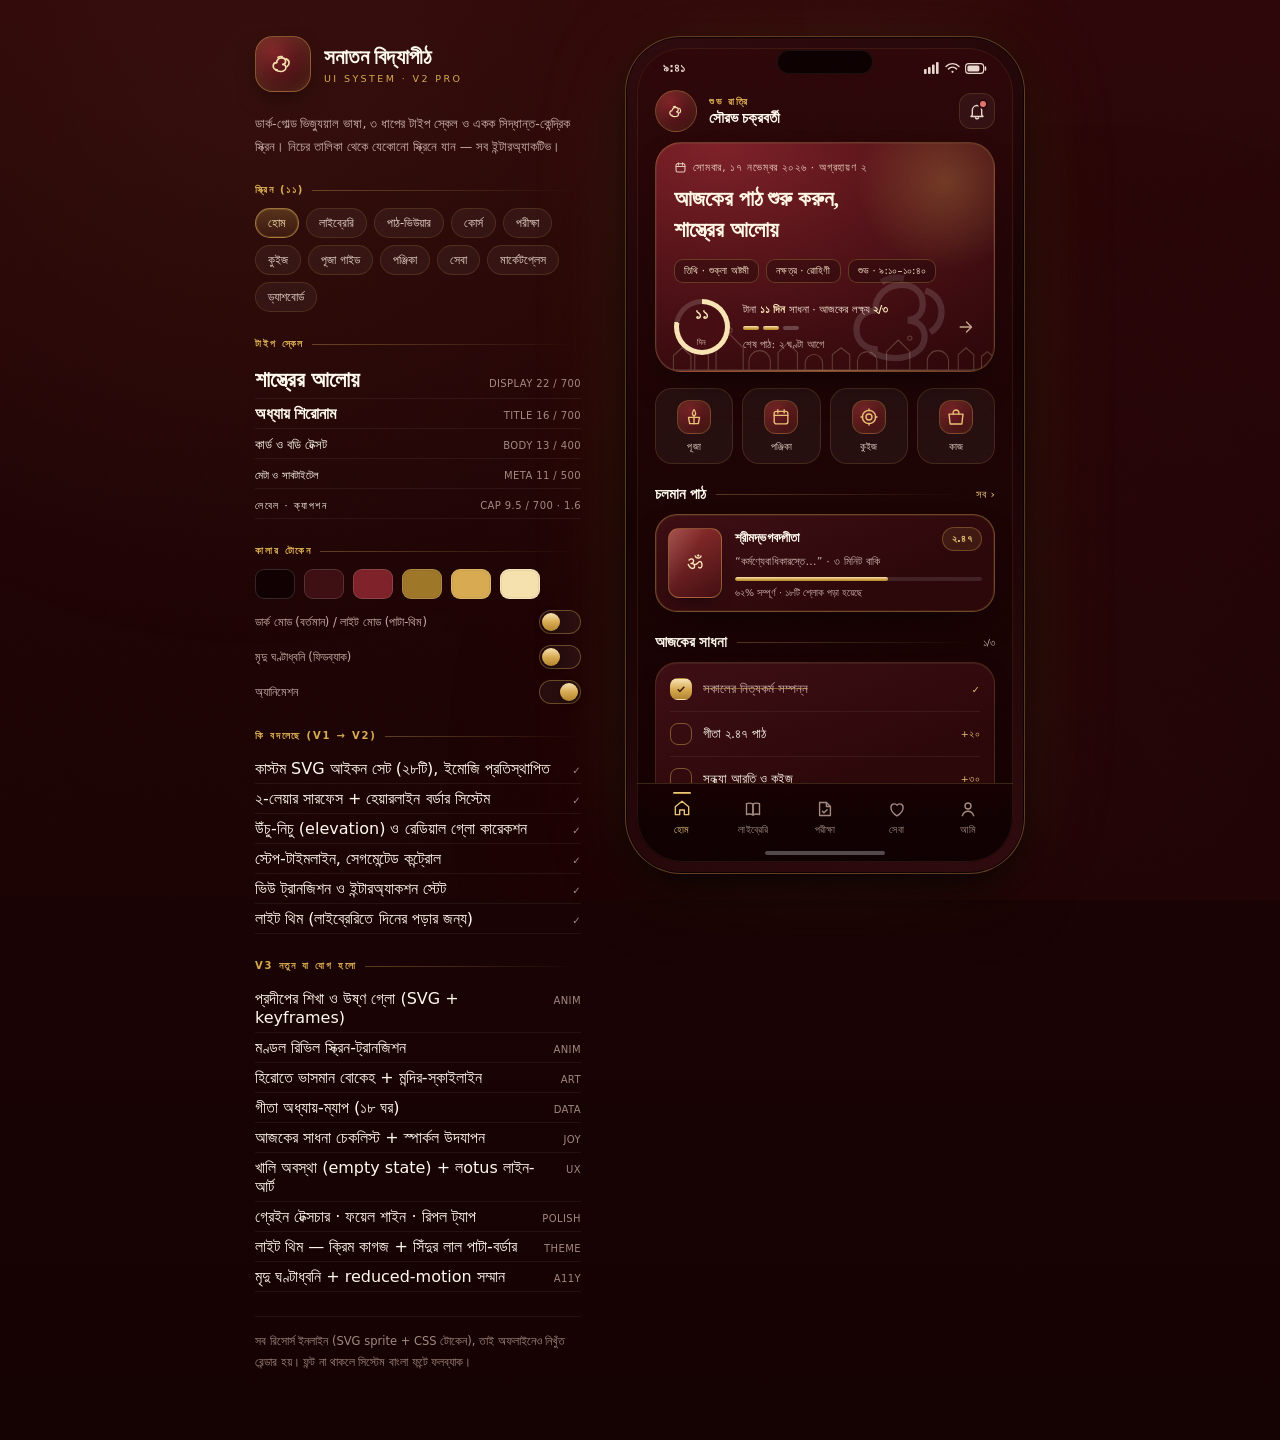
<file: docs/design/ui-preview-v3.html>
<!DOCTYPE html>
<html lang="bn" data-theme="dark">
<head>
<meta charset="utf-8" />
<meta name="viewport" content="width=device-width, initial-scale=1" />
<title>সনাতন বিদ্যাপীঠ — UI প্রিভিউ v2 (Pro)</title>
<style>
/* =====================================================================
   SANATAN VIDYAPITH · DESIGN SYSTEM v2
   tokens → primitives → components → screens
   ===================================================================== */

/* ---------- 1. TOKENS ---------- */
:root{
  /* brand */
  --wine-950:#100102; --wine-900:#180304; --wine-850:#1f0406;
  --wine-800:#290709; --wine-750:#32090c; --wine-700:#3c0e12; --wine-600:#4b1217;
  --gold-100:#fbf0d4; --gold-200:#f5e0ac; --gold-300:#e8c274;
  --gold-400:#d7a94f; --gold-500:#c2933a; --gold-600:#9d7527;
  --ink:#fff8ec; --ink-2:#ead6cc; --ink-3:#c9aca6; --ink-4:#a2887f;
  --ok:#63b58c; --ok-d:#2f7a58; --warn:#e39a52; --danger:#e0726a;

  /* semantic */
  --app-bg: radial-gradient(120% 90% at 10% -10%, #40101400 0%, transparent 60%),
            linear-gradient(180deg,#2c0709 0%, #1c0405 45%, #150203 100%);
  --surface-1: linear-gradient(160deg, #3b0e13 0%, #2a0709 72%);
  --surface-2: linear-gradient(160deg, #451016 0%, #2d080b 70%);
  --surface-flat:#2a0709;
  --surface-glass: rgba(255,255,255,.045);
  --card-border: rgba(215,169,79,.16);
  --card-border-strong: rgba(215,169,79,.38);
  --hairline: rgba(255,255,255,.06);
  --gold-line: linear-gradient(90deg,transparent,rgba(215,169,79,.45),transparent);
  --gold-fill: linear-gradient(180deg,#f8e3b3 0%, #d7a94f 52%, #b1842e 100%);
  --hero-bg: radial-gradient(130% 120% at 18% 0%, #7d2027 0%, #561318 42%, #3a0b0f 78%, #2c0709 100%);
  --appbar-fade: linear-gradient(180deg, rgba(31,4,6,.98) 0%, rgba(31,4,6,.92) 62%, rgba(31,4,6,0) 100%);
  --tabbg: linear-gradient(180deg, rgba(21,2,3,.55) 0%, rgba(15,1,2,.98) 55%);
  --shadow-lg: 0 30px 70px -20px rgba(0,0,0,.75), 0 8px 24px rgba(0,0,0,.35);
  --shadow-sm: 0 8px 20px -8px rgba(0,0,0,.6);
  --inner-top: inset 0 1px 0 rgba(255,255,255,.06);
  --chip-bg: rgba(255,255,255,.045);
  --track: rgba(255,255,255,.10);

  /* type */
  --f-ui:"Hind Siliguri","Noto Sans Bengali","Kalpurush","SolaimanLipi",system-ui,-apple-system,"Segoe UI",sans-serif;
  --f-dis:"Noto Serif Bengali","Hind Siliguri","Kalpurush",Georgia,serif;
  --r-xs:8px; --r-sm:12px; --r-md:16px; --r-lg:22px; --r-xl:28px; --r-full:999px;
  --sp-1:4px; --sp-2:8px; --sp-3:12px; --sp-4:16px; --sp-5:20px; --sp-6:24px; --sp-8:32px;
}
html[data-theme="light"]{
  /* পাটা / তালপাতার ঐতিহ্য: ক্রিম কাগজ + সিঁদুর লাল + সোনালি */
  --ink:#3b1410; --ink-2:#5a2a21; --ink-3:#8b5c50; --ink-4:#a88276;
  --gold-100:#7a2a18; --gold-200:#8f2612; --gold-300:#a83a22; --gold-400:#b0361f; --gold-500:#c14a2e; --gold-600:#8f2612;
  --app-bg: radial-gradient(120% 90% at 10% -10%, #fffdf2 0%, transparent 62%),
            linear-gradient(180deg,#fdf7e4 0%, #fbf2da 55%, #f8edcf 100%);
  --surface-1: linear-gradient(160deg,#fffdf6 0%, #fdf5e4 100%);
  --surface-2: linear-gradient(160deg,#fffefa 0%, #fbf1dc 100%);
  --surface-flat:#fffdf6;
  --surface-glass: rgba(59,20,16,.035);
  --card-border: rgba(176,54,31,.20);
  --card-border-strong: rgba(176,54,31,.48);
  --hairline: rgba(59,20,16,.10);
  --gold-line: linear-gradient(90deg,transparent,rgba(176,54,31,.42),transparent);
  --gold-fill: linear-gradient(180deg,#d2543c 0%, #b0361f 55%, #8c2411 100%);
  --hero-bg: radial-gradient(130% 120% at 18% 0%, #fffdf4 0%, #fdf3dd 52%, #f8e7c6 100%);
  --appbar-fade: linear-gradient(180deg, rgba(253,247,228,.99) 0%, rgba(253,247,228,.93) 62%, rgba(253,247,228,0) 100%);
  --tabbg: linear-gradient(180deg, rgba(253,247,228,.62) 0%, rgba(250,240,219,.99) 55%);
  --shadow-lg: 0 30px 70px -26px rgba(107,41,26,.32), 0 8px 22px rgba(107,41,26,.12);
  --shadow-sm: 0 8px 20px -12px rgba(107,41,26,.26);
  --inner-top: inset 0 1px 0 rgba(255,255,255,.95);
  --chip-bg: rgba(59,20,16,.04);
  --track: rgba(59,20,16,.13);
  --ok:#2f7a58; --ok-d:#22694a; --warn:#b8742a; --danger:#b0361f;
}

/* ---------- 2. RESET / STAGE ---------- */
*{box-sizing:border-box;-webkit-tap-highlight-color:transparent}
html,body{margin:0;min-height:100%}
body{
  font-family:var(--f-ui); color:var(--ink); background:var(--app-bg);
  display:flex; align-items:flex-start; justify-content:center; gap:44px;
  padding:36px 24px 56px; flex-wrap:wrap; transition:background .35s,color .35s;
}
body::before{
  content:""; position:fixed; inset:0; pointer-events:none; z-index:0; opacity:.5;
  background-image:radial-gradient(circle at 20% 10%, rgba(215,169,79,.10), transparent 45%),
                   radial-gradient(circle at 85% 85%, rgba(125,32,39,.16), transparent 50%);
}
svg{display:block}
.ico{width:20px;height:20px;fill:none;stroke:currentColor;stroke-width:1.65;stroke-linecap:round;stroke-linejoin:round}
.ico.sm{width:16px;height:16px;stroke-width:1.8}
.ico.xs{width:13px;height:13px;stroke-width:2}

/* ---------- 3. SPEC RAIL ---------- */
.rail{width:326px; max-width:100%; position:relative; z-index:1}
.mark{display:flex; align-items:center; gap:13px}
.mark .seal{
  width:56px;height:56px;border-radius:18px; display:grid; place-items:center; flex:0 0 auto;
  background:radial-gradient(circle at 34% 28%, #7e2127, #3a0b0f 72%);
  border:1px solid rgba(215,169,79,.45);
  box-shadow:0 10px 26px -10px rgba(0,0,0,.7), inset 0 0 22px rgba(215,169,79,.22)}
.mark h1{margin:0; font-family:var(--f-dis); font-size:21px; font-weight:700; letter-spacing:.2px; color:var(--ink)}
.mark .eyebrow{font-size:9.5px; letter-spacing:2.4px; color:var(--gold-400); text-transform:uppercase; margin-top:3px}
.rail .lede{font-size:12.5px; line-height:1.85; color:var(--ink-3); margin:20px 0 0}
.spec{margin-top:26px}
.spec h2{font-size:10px; letter-spacing:1.8px; text-transform:uppercase; color:var(--gold-400);
  margin:0 0 12px; font-weight:700; display:flex; align-items:center; gap:8px}
.spec h2::after{content:""; flex:1; height:1px; background:linear-gradient(90deg,rgba(215,169,79,.35),transparent)}
.chips{display:flex; flex-wrap:wrap; gap:7px}
.chip{
  font-family:var(--f-ui); font-size:11.5px; padding:7px 12px; border-radius:var(--r-full); cursor:pointer;
  border:1px solid var(--card-border); background:var(--chip-bg); color:var(--ink-2); transition:.18s; white-space:nowrap}
.chip:hover{border-color:var(--card-border-strong); color:var(--ink); transform:translateY(-1px)}
.chip.on{background:linear-gradient(180deg,rgba(215,169,79,.24),rgba(215,169,79,.08));
  border-color:rgba(215,169,79,.62); color:var(--gold-200); box-shadow:inset 0 0 0 1px rgba(215,169,79,.18)}
html[data-theme="light"] .chip.on{color:#7a5312}
.scale{width:100%; border-collapse:collapse}
.scale td{padding:5px 0; vertical-align:baseline; border-bottom:1px solid var(--hairline)}
.scale td:last-child{text-align:right; font-size:10px; color:var(--ink-4); letter-spacing:.4px}
.sw{display:flex; gap:9px; flex-wrap:wrap}
.sw i{width:40px;height:30px;border-radius:9px; border:1px solid rgba(255,255,255,.14); box-shadow:inset 0 0 0 1px rgba(0,0,0,.06)}
.swt{display:flex; align-items:center; gap:10px; margin-top:14px}
.swt span{font-size:11.5px; color:var(--ink-3)}
.toggle{width:46px;height:26px;border-radius:99px; border:1px solid var(--card-border-strong);
  background:var(--chip-bg); position:relative; cursor:pointer; transition:.25s}
.toggle::after{content:""; position:absolute; top:2px; left:2px; width:20px;height:20px;border-radius:50%;
  background:var(--gold-fill); transition:.25s; box-shadow:0 2px 8px rgba(0,0,0,.4)}
.toggle.light::after{transform:translateX(20px)}
.note{font-size:11.5px; line-height:1.8; color:var(--ink-4); border-top:1px solid var(--hairline);
  margin-top:24px; padding-top:14px}

/* ---------- 4. DEVICE ---------- */
.device{
  position:relative; width:400px; height:838px; border-radius:56px; padding:11px; flex:0 0 auto;
  background:linear-gradient(155deg,#2d0a0d 0%, #150203 48%, #2d0a0d 100%);
  border:1px solid rgba(215,169,79,.32);
  box-shadow:var(--shadow-lg), 0 0 120px -30px rgba(215,169,79,.22), inset 0 0 0 1px rgba(0,0,0,.7);
  z-index:1}
html[data-theme="light"] .device{
  background:linear-gradient(155deg,#3a1114 0%, #1d0405 50%, #3a1114 100%);
  box-shadow:0 34px 80px -26px rgba(74,32,20,.55), inset 0 0 0 1px rgba(0,0,0,.7)}
.device::after{content:""; position:absolute; inset:11px; border-radius:45px;
  border:1px solid rgba(215,169,79,.10); pointer-events:none; z-index:50}
.screen{position:relative; width:100%; height:100%; border-radius:45px; overflow:hidden;
  background:var(--app-bg); display:flex; flex-direction:column; isolation:isolate}
.statusbar{height:40px; flex:0 0 auto; display:flex; align-items:center; justify-content:space-between;
  padding:0 26px; font-size:11.5px; font-weight:600; letter-spacing:.3px; color:var(--ink-2);
  position:relative; z-index:30}
.statusbar .r{display:flex; align-items:center; gap:5px}
.island{position:absolute; top:13px; left:50%; transform:translateX(-50%);
  width:96px; height:24px; border-radius:99px; background:#0c0102; z-index:40;
  box-shadow:inset 0 0 0 1px rgba(255,255,255,.06)}
.homebar{position:absolute; bottom:7px; left:50%; transform:translateX(-50%); width:120px; height:4px;
  border-radius:99px; background:rgba(255,255,255,.28); z-index:45; pointer-events:none}
html[data-theme="light"] .homebar{background:rgba(42,18,16,.28)}
.scroll{flex:1 1 auto; overflow-y:auto; overflow-x:hidden; scrollbar-width:none; position:relative; scroll-behavior:smooth}
.scroll::-webkit-scrollbar{display:none}
.pad{padding:0 18px}
.stack-4{margin-bottom:16px}
.stack-3{margin-bottom:12px}

/* view transitions */
.view{display:none}
.view.on{display:block; animation:viewIn .34s cubic-bezier(.22,.7,.3,1)}
@keyframes viewIn{from{opacity:0; transform:translateY(8px)} to{opacity:1; transform:none}}

/* ---------- 5. APPBAR ---------- */
.appbar{position:sticky; top:0; z-index:20; padding:6px 18px 14px; background:var(--appbar-fade);
  backdrop-filter:blur(12px) saturate(120%)}
.appbar .row{display:flex; align-items:center; gap:11px}
.appbar h3{font-family:var(--f-dis); font-size:19px; font-weight:700; margin:0; letter-spacing:.1px; line-height:1.25}
.appbar .sub{font-size:11px; color:var(--ink-4); margin-top:3px; letter-spacing:.2px; line-height:1.4}
.appbar .eyebrow{font-size:9px; letter-spacing:2px; text-transform:uppercase; color:var(--gold-400); font-weight:700}
.spacer{flex:1}
.iconbtn{width:36px;height:36px;border-radius:12px; display:grid;place-items:center; flex:0 0 auto; cursor:pointer;
  border:1px solid var(--card-border); background:var(--chip-bg); color:var(--ink-2); transition:.16s; position:relative}
.iconbtn:hover{color:var(--ink); border-color:var(--card-border-strong); background:rgba(215,169,79,.12)}
.iconbtn:active{transform:scale(.96)}
.dot{position:absolute; top:7px; right:8px; width:6px;height:6px;border-radius:50%; background:var(--danger);
  box-shadow:0 0 0 2px var(--surface-flat)}

/* ---------- 6. PRIMITIVES ---------- */
.card{
  position:relative; border-radius:var(--r-lg); border:1px solid var(--card-border); background:var(--surface-1);
  box-shadow:var(--shadow-sm), var(--inner-top); overflow:hidden}
.card.solid{background:var(--surface-2)}
.card.oath{border-color:var(--card-border-strong); box-shadow:0 16px 40px -20px rgba(0,0,0,.8), inset 0 0 0 1px rgba(215,169,79,.10)}
.card.pad{padding:15px}
.btn{display:inline-flex; align-items:center; justify-content:center; gap:8px; cursor:pointer; border:1px solid transparent;
  font-family:var(--f-ui); font-size:13.5px; font-weight:600; border-radius:var(--r-md); padding:13px 18px;
  letter-spacing:.2px; transition:.16s; line-height:1}
.btn.gold{background:var(--gold-fill); color:#3a1a05; box-shadow:0 10px 26px -12px rgba(215,169,79,.85), inset 0 1px 0 rgba(255,255,255,.55)}
.btn.gold:hover{filter:brightness(1.05)}
.btn.ghost{background:var(--chip-bg); border-color:var(--card-border); color:var(--ink)}
.btn.ghost:hover{border-color:var(--card-border-strong)}
.btn.block{width:100%}
.btn:active{transform:translateY(1px)}
.btn.sm{padding:9px 13px; font-size:12px; border-radius:var(--r-sm)}
.pill{display:inline-flex; align-items:center; gap:5px; font-size:10px; font-weight:600; letter-spacing:.4px;
  padding:5px 9px; border-radius:var(--r-full); border:1px solid rgba(215,169,79,.32);
  background:rgba(215,169,79,.10); color:var(--gold-300); white-space:nowrap}
html[data-theme="light"] .pill{color:#8a5f16; background:rgba(176,130,44,.10); border-color:rgba(176,130,44,.28)}
.pill.ok{color:#a9e3c6; background:rgba(99,181,140,.14); border-color:rgba(99,181,140,.34)}
html[data-theme="light"] .pill.ok{color:#22684a; background:rgba(47,122,88,.10); border-color:rgba(47,122,88,.25)}
.pill.flat{background:transparent; border-color:var(--card-border); color:var(--ink-3)}
.muted{color:var(--ink-3)} .tiny{font-size:11px; letter-spacing:.2px} .mini{font-size:9.5px}
.display{font-family:var(--f-dis); font-weight:700; letter-spacing:.1px}
.orn{display:block; width:100%; height:16px; color:rgba(215,169,79,.5)}
.sect{display:flex; align-items:center; gap:10px; margin:22px 0 11px}
.sect h4{font-family:var(--f-dis); font-size:14.5px; margin:0; font-weight:700; letter-spacing:.1px}
.sect .line{flex:1; height:1px; background:linear-gradient(90deg,rgba(215,169,79,.30),transparent)}
.sect a{font-size:11px; color:var(--gold-300); cursor:pointer; letter-spacing:.2px}
html[data-theme="light"] .sect a{color:#8a5f16}
.bar{height:6px; border-radius:99px; background:var(--track); overflow:hidden}
.bar > i{display:block; height:100%; border-radius:99px; background:var(--gold-fill); transition:width .6s cubic-bezier(.2,.7,.3,1)}
.bar.thin{height:4px}
.bar.dual > i.okpart{background:linear-gradient(90deg,#3f8d68,#8fd6b0)}
.stars{color:var(--gold-300); font-size:10.5px; letter-spacing:1.4px}
.av{width:42px;height:42px;border-radius:14px; flex:0 0 auto; display:grid;place-items:center;
  font-family:var(--f-dis); font-size:16px; color:var(--gold-200);
  background:radial-gradient(circle at 35% 28%, #7e2127, #3a0b0f 75%);
  border:1px solid rgba(215,169,79,.34); box-shadow:inset 0 0 14px rgba(215,169,79,.14)}
.av.round{border-radius:50%}
.list{display:flex; flex-direction:column}
.li{display:flex; align-items:center; gap:12px; padding:12px 0; border-bottom:1px solid var(--hairline)}
.li:last-child{border-bottom:none}
.kv{display:flex; justify-content:space-between; align-items:baseline; gap:10px}
.grid2{display:grid; grid-template-columns:1fr 1fr; gap:9px}
.grid3{display:grid; grid-template-columns:repeat(3,1fr); gap:9px}
.stat{padding:10px 11px; border-radius:var(--r-sm); background:var(--surface-glass); border:1px solid var(--card-border)}
.stat .k{font-size:9.5px; letter-spacing:.6px; color:var(--ink-4); margin-bottom:4px; text-transform:uppercase}
.stat .v{font-size:12.5px; font-weight:600; color:var(--ink)}

/* ---------- 7. TAB BAR ---------- */
.tabbar{flex:0 0 auto; display:flex; padding:8px 10px 22px; gap:2px; background:var(--tabbg);
  border-top:1px solid rgba(215,169,79,.20); backdrop-filter:blur(16px) saturate(130%); position:relative; z-index:25}
.tab{flex:1; display:flex; flex-direction:column; align-items:center; gap:5px; padding:7px 0 4px; border:none;
  background:none; color:var(--ink-4); font-family:var(--f-ui); font-size:9.5px; letter-spacing:.2px; cursor:pointer;
  position:relative; transition:color .2s}
.tab .ico{transition:transform .2s}
.tab.on{color:var(--gold-300)}
html[data-theme="light"] .tab.on{color:#8a5f16}
.tab.on .ico{transform:translateY(-1px)}
.tab .ind{position:absolute; top:0; width:18px; height:2px; border-radius:99px; background:var(--gold-fill); opacity:0; transition:.2s}
.tab.on .ind{opacity:1}
.screen.sub .tabbar{display:none}

/* ---------- 8. HOME ---------- */
.home-head{display:flex; align-items:center; gap:12px; padding:2px 18px 10px}
.home-head .who{font-size:10px; letter-spacing:1.6px; text-transform:uppercase; color:var(--gold-400); font-weight:700}
.home-head .nm{font-family:var(--f-dis); font-size:15px; font-weight:700; margin-top:2px}

.hero{position:relative; margin:0 18px; border-radius:26px; padding:18px 18px 16px; overflow:hidden;
  background:var(--hero-bg); border:1px solid rgba(215,169,79,.30);
  box-shadow:0 18px 44px -22px rgba(0,0,0,.9), inset 0 0 0 1px rgba(255,255,255,.05)}
.hero::before{content:""; position:absolute; right:-46px; top:-56px; width:190px;height:190px;border-radius:50%;
  background:radial-gradient(circle, rgba(215,169,79,.26), transparent 66%)}
.hero::after{content:""; position:absolute; left:0; right:0; bottom:0; height:1px; background:var(--gold-line)}
.hero .wm{position:absolute; right:10px; bottom:-22px; opacity:.13; pointer-events:none}
.hero .date{font-size:10.5px; letter-spacing:.8px; color:#f3dcc8; opacity:.9; display:flex; align-items:center; gap:6px}
.hero h2{font-family:var(--f-dis); font-size:22px; line-height:1.42; margin:9px 0 14px; color:#fff6e6; font-weight:700}
html[data-theme="light"] .hero h2{color:#fff8ec}
.hero .meta{display:flex; gap:7px; flex-wrap:wrap; position:relative; z-index:2}
.hero .meta span{font-size:10px; padding:5px 9px; border-radius:9px; color:#ffeccb;
  background:rgba(0,0,0,.26); border:1px solid rgba(215,169,79,.28); letter-spacing:.2px}
.hero .foot{display:flex; align-items:center; gap:13px; margin-top:16px; position:relative; z-index:2}
.ring{width:56px;height:56px; border-radius:50%; display:grid; place-items:center; flex:0 0 auto; position:relative;
  background:conic-gradient(#f8e3b3 0 var(--p,72%), rgba(255,255,255,.14) var(--p,72%) 100%)}
.ring::before{content:""; position:absolute; inset:5px; border-radius:50%; background:#430d11}
.ring .n{position:relative; font-family:var(--f-dis); font-size:15px; color:#ffe9bd; font-weight:700; line-height:1}
.ring .u{position:relative; font-size:7.5px; letter-spacing:.6px; color:#e6c9b6; margin-top:2px}
.hero .foot .txt{font-size:11px; line-height:1.6; color:#f0d8ca}
.hero .foot .txt b{color:#ffe9bd}
.segs{display:flex; gap:4px; margin-top:7px}
.segs i{width:16px;height:4px;border-radius:99px; background:rgba(255,255,255,.22)}
.segs i.on{background:var(--gold-fill)}

.quick{display:grid; grid-template-columns:repeat(4,1fr); gap:9px; padding:16px 18px 0}
.q{display:flex; flex-direction:column; align-items:center; gap:7px; cursor:pointer; padding:11px 4px 10px;
  border-radius:17px; border:1px solid var(--card-border); background:var(--surface-glass);
  color:var(--ink-2); font-family:var(--f-ui); font-size:10px; letter-spacing:.2px; transition:.18s}
.q:hover{border-color:var(--card-border-strong); transform:translateY(-2px); box-shadow:var(--shadow-sm)}
.q .qi{width:34px;height:34px;border-radius:12px; display:grid;place-items:center; color:var(--gold-300);
  background:radial-gradient(circle at 38% 30%, #762026, #3a0b0f 78%); border:1px solid rgba(215,169,79,.32);
  box-shadow:inset 0 0 12px rgba(215,169,79,.16)}
html[data-theme="light"] .q .qi{color:#c2933a}

.cover{width:54px;height:70px;border-radius:11px; flex:0 0 auto; display:grid; place-items:center; position:relative;
  border:1px solid rgba(215,169,79,.40); overflow:hidden; box-shadow:0 6px 16px -8px rgba(0,0,0,.8)}
.cover::after{content:""; position:absolute; inset:0; background:linear-gradient(120deg,rgba(255,255,255,.16),transparent 42%)}
.cover .sym{font-family:var(--f-dis); font-size:19px; color:#ffe9bd; position:relative; z-index:2}
.c1{background:linear-gradient(150deg,#942f2c,#3f0d11)} .c2{background:linear-gradient(150deg,#8a5a18,#3a2406)}
.c3{background:linear-gradient(150deg,#2e6350,#0e2a20)} .c4{background:linear-gradient(150deg,#5d2f6a,#26102d)}

.rowcard{display:flex; gap:13px; align-items:center; padding:12px}
.rowcard .ttl{font-size:13px; font-weight:600; letter-spacing:.1px}
.datebox{width:46px;height:52px;border-radius:13px; flex:0 0 auto; display:grid; place-items:center; text-align:center;
  background:linear-gradient(180deg,#561318,#320a0d); border:1px solid rgba(215,169,79,.34)}
html[data-theme="light"] .datebox{background:linear-gradient(180deg,#fdf1d8,#f4e2c2)}
.datebox b{font-family:var(--f-dis); font-size:17px; line-height:1; color:var(--gold-200); display:block}
html[data-theme="light"] .datebox b{color:#8a5f16}
.datebox i{font-style:normal; font-size:9px; letter-spacing:.4px; color:var(--ink-4); display:block; margin-top:3px}

.sevaband{margin:16px 18px 0; border-radius:20px; padding:15px; display:flex; align-items:center; gap:13px; cursor:pointer;
  background:linear-gradient(115deg,#472c0e 0%, #2f1d07 70%); border:1px solid rgba(215,169,79,.34);
  box-shadow:0 14px 34px -22px rgba(0,0,0,.9)}
html[data-theme="light"] .sevaband{background:linear-gradient(115deg,#fdf0d3,#f6e3bd)}
.sevaband h5{margin:0 0 4px; font-family:var(--f-dis); font-size:13.5px; color:#ffe9bd}
html[data-theme="light"] .sevaband h5{color:#7a5312}
.sevaband p{margin:0; font-size:10.5px; line-height:1.55; color:#e6cdb4}
html[data-theme="light"] .sevaband p{color:#6d4f24}

/* ---------- 9. LIBRARY ---------- */
.search{display:flex; align-items:center; gap:9px; padding:11px 13px; border-radius:13px; margin-top:11px;
  background:var(--surface-glass); border:1px solid var(--card-border); color:var(--ink-4); font-size:12px}
.segment{display:flex; gap:4px; padding:4px; border-radius:12px; background:var(--surface-glass);
  border:1px solid var(--card-border); margin-top:11px}
.segment button{flex:1; padding:7px 0; border:none; border-radius:9px; background:none; cursor:pointer;
  font-family:var(--f-ui); font-size:11px; color:var(--ink-3); letter-spacing:.2px}
.segment button.on{background:linear-gradient(180deg,rgba(215,169,79,.26),rgba(215,169,79,.10));
  color:var(--gold-200); box-shadow:inset 0 0 0 1px rgba(215,169,79,.30)}
html[data-theme="light"] .segment button.on{color:#7a5312}
.cats{display:flex; gap:7px; overflow-x:auto; padding:14px 18px 4px; scrollbar-width:none}
.cats::-webkit-scrollbar{display:none}
.cats .chip{flex:0 0 auto}

/* ---------- 10. READER ---------- */
.reader{padding:0 18px 24px}
.prefbar{display:flex; align-items:center; gap:8px; padding:9px 11px; border-radius:13px; margin-bottom:14px;
  background:var(--surface-glass); border:1px solid var(--card-border); font-size:11px; color:var(--ink-4)}
.prefbar .grp{display:flex; gap:3px; padding:3px; border-radius:9px; background:rgba(0,0,0,.22)}
html[data-theme="light"] .prefbar .grp{background:rgba(42,18,16,.05)}
.prefbar .grp b{font-size:11px; font-weight:600; padding:3px 8px; border-radius:6px; color:var(--ink-3); cursor:pointer}
.prefbar .grp b.on{background:rgba(215,169,79,.20); color:var(--gold-200)}
html[data-theme="light"] .prefbar .grp b.on{color:#7a5312}
.verse{padding:18px 16px 16px}
.vnum{display:flex; align-items:center; gap:9px; justify-content:center; margin-bottom:14px}
.vnum .l{height:1px; width:34px; background:linear-gradient(90deg,transparent,rgba(215,169,79,.5))}
.vnum .l.r{background:linear-gradient(90deg,rgba(215,169,79,.5),transparent)}
.vnum b{font-size:10px; letter-spacing:1.6px; color:var(--gold-400); font-weight:700}
.sk{font-family:var(--f-dis); font-size:17px; line-height:2; color:var(--gold-100); text-align:center; letter-spacing:.2px}
html[data-theme="light"] .sk{color:#6d4310}
.bn{font-size:13.8px; line-height:2; color:var(--ink-2); margin-top:16px; padding-top:16px; border-top:1px solid var(--hairline)}
.bn .lbl{display:inline-block; font-size:9.5px; letter-spacing:1.2px; color:var(--gold-400); font-weight:700; margin-bottom:6px}
.arth{margin-top:12px; font-size:12px; line-height:1.95; color:var(--ink-3);
  border-left:2px solid rgba(215,169,79,.42); padding:2px 0 2px 11px}
.readeractions{display:flex; gap:9px; margin-top:16px}

/* ---------- 11. COURSE ---------- */
.timeline{position:relative; padding-left:34px}
.timeline::before{content:""; position:absolute; left:13px; top:14px; bottom:14px; width:1px;
  background:linear-gradient(180deg,rgba(215,169,79,.5),rgba(215,169,79,.12))}
.tl{position:relative; padding:12px 13px; margin-bottom:9px}
.tl .node{position:absolute; left:-34px; top:12px; width:27px;height:27px;border-radius:9px; display:grid;place-items:center;
  font-size:11px; font-weight:700; background:linear-gradient(180deg,#561318,#330a0d); color:var(--gold-300);
  border:1px solid rgba(215,169,79,.34); z-index:2}
.tl.done .node{background:var(--gold-fill); color:#3a1a05; border-color:transparent}
.tl.now{border-color:var(--card-border-strong); box-shadow:0 0 0 1px rgba(215,169,79,.20), var(--shadow-sm)}
.tl.locked{opacity:.62}
.tl h5{margin:0 0 3px; font-size:12.8px; font-weight:600; display:flex; align-items:center; gap:7px}
.tl p{margin:0; font-size:11px; line-height:1.55; color:var(--ink-3)}

/* ---------- 12. EXAM ---------- */
.cd{display:flex; gap:8px; margin:13px 0 0}
.cd div{flex:1; text-align:center; padding:10px 4px 8px; border-radius:12px;
  background:rgba(0,0,0,.28); border:1px solid rgba(215,169,79,.26)}
html[data-theme="light"] .cd div{background:rgba(255,255,255,.55)}
.cd b{display:block; font-family:var(--f-dis); font-size:19px; color:var(--gold-100); line-height:1}
html[data-theme="light"] .cd b{color:#7a5312}
.cd i{font-style:normal; font-size:8.5px; letter-spacing:.8px; color:var(--ink-4)}
.rankbox{width:26px;height:26px;border-radius:9px; display:grid;place-items:center; font-size:10.5px; font-weight:700;
  flex:0 0 auto; background:var(--surface-glass); color:var(--ink-2); border:1px solid var(--card-border)}
.rankbox.g1{background:var(--gold-fill); color:#3a1a05; border-color:transparent}
.rankbox.g2{background:linear-gradient(180deg,#eceff1,#a9b0b4); color:#2b2b2b; border-color:transparent}
.rankbox.g3{background:linear-gradient(180deg,#e6b486,#ab7239); color:#301503; border-color:transparent}
.me-row{background:rgba(215,169,79,.10); border-radius:12px; padding:9px 10px; margin:0 -6px; border:1px solid rgba(215,169,79,.26)}

/* ---------- 13. QUIZ ---------- */
.qbar{display:flex; gap:4px; margin:10px 0 16px}
.qbar i{flex:1; height:4px; border-radius:99px; background:var(--track)}
.qbar i.on{background:var(--gold-fill)}
.opt{display:flex; align-items:center; gap:11px; padding:13px; border-radius:14px; margin-bottom:8px; cursor:pointer;
  border:1px solid var(--card-border); background:var(--surface-glass); font-size:12.8px; line-height:1.55;
  transition:.15s; text-align:left; width:100%; font-family:var(--f-ui); color:var(--ink)}
.opt:hover{border-color:var(--card-border-strong)}
.opt .k{width:22px;height:22px;border-radius:8px; flex:0 0 auto; display:grid; place-items:center; font-size:10.5px;
  font-weight:700; border:1px solid rgba(215,169,79,.38); color:var(--gold-300)}
html[data-theme="light"] .opt .k{color:#8a5f16}
.opt.sel{border-color:rgba(215,169,79,.62); background:rgba(215,169,79,.13); box-shadow:0 0 0 1px rgba(215,169,79,.22)}
.opt.sel .k{background:var(--gold-fill); color:#3a1a05; border-color:transparent}
.opt.right{border-color:rgba(99,181,140,.6); background:rgba(99,181,140,.12)}
.opt.right .k{background:linear-gradient(180deg,#7fd0a8,#3f8d68); color:#08281a; border-color:transparent}

/* ---------- 14. PUJA ---------- */
.stepwrap{position:relative; padding-left:0}
.step{display:flex; gap:12px; padding:13px; margin-bottom:9px; align-items:flex-start}
.sno{width:28px;height:28px;border-radius:10px; flex:0 0 auto; display:grid;place-items:center; font-size:11.5px; font-weight:700;
  background:linear-gradient(180deg,#561318,#320a0d); color:var(--gold-300); border:1px solid rgba(215,169,79,.34)}
.step.now{border-color:var(--card-border-strong);box-shadow:0 0 0 1px rgba(215,169,79,.18),var(--shadow-sm)}
.step.done .sno{background:var(--gold-fill); color:#3a1a05; border-color:transparent}
.step h5{margin:0 0 3px; font-size:12.8px; font-weight:600}
.step p{margin:0; font-size:11px; line-height:1.6; color:var(--ink-3)}
.mantra{font-family:var(--f-dis); font-size:13px; line-height:1.9; color:var(--gold-100); text-align:center;
  padding:11px; border-radius:11px; margin-top:9px; background:rgba(0,0,0,.22); border:1px dashed rgba(215,169,79,.30)}
html[data-theme="light"] .mantra{color:#6d4310; background:rgba(255,255,255,.6)}
.player{display:flex; align-items:center; gap:10px; margin-top:9px}
.playbtn{width:32px;height:32px;border-radius:50%; display:grid;place-items:center; flex:0 0 auto;
  background:var(--gold-fill); color:#3a1a05; border:none; cursor:pointer; box-shadow:0 6px 16px -8px rgba(215,169,79,.9)}
.wave{display:flex; align-items:center; gap:3px; flex:1; height:22px}
.wave i{width:3px; border-radius:99px; background:rgba(215,169,79,.45)}
.wave i:nth-child(odd){background:rgba(215,169,79,.8)}
.check{width:18px;height:18px;border-radius:6px; border:1.5px solid rgba(215,169,79,.45); display:grid;place-items:center; flex:0 0 auto}
.check.on{background:var(--gold-fill); border-color:transparent; color:#3a1a05}

/* ---------- 15. PANJIKA ---------- */
.cal{display:grid; grid-template-columns:repeat(7,1fr); gap:4px; margin-top:10px}
.cal .h{font-size:9px; text-align:center; color:var(--ink-4); padding:5px 0; letter-spacing:.4px}
.day{aspect-ratio:1; border-radius:10px; display:grid; place-items:center; font-size:11.5px; color:var(--ink-2);
  position:relative; border:1px solid transparent; transition:.15s}
.day.mut{color:var(--ink-4); opacity:.5}
.day.ek{background:radial-gradient(circle at 40% 28%,#7e2127,#3a0b0f); border-color:rgba(215,169,79,.6); color:#ffe9bd; font-weight:600}
.day.ek::after{content:""; position:absolute; bottom:4px; width:3px;height:3px;border-radius:50%; background:var(--gold-300)}
.day.now{border-color:rgba(215,169,79,.35); background:rgba(215,169,79,.14); color:var(--ink); font-weight:700}
.legend{display:flex; gap:14px; margin-top:11px; font-size:10px; color:var(--ink-4)}
.legend span{display:flex; align-items:center; gap:5px}
.legend i{width:7px;height:7px;border-radius:2px; display:inline-block}

/* ---------- 16. SEVA ---------- */
.campaign h5{margin:0 0 5px; font-family:var(--f-dis); font-size:13.5px; font-weight:700}
.campaign p{margin:0 0 10px; font-size:11px; line-height:1.6; color:var(--ink-3)}
.dualbar{display:flex; height:7px; border-radius:99px; overflow:hidden; background:var(--track)}
.dualbar i{display:block; height:100%}
.quote{font-family:var(--f-dis); font-size:12px; line-height:1.9; color:var(--ink-3); text-align:center;
  padding:0 14px; font-style:italic}

/* ---------- 17. MARKET ---------- */
.provider{display:flex; gap:12px; padding:13px}
.provider h5{margin:0; font-size:12.8px; font-weight:600; display:flex; align-items:center; gap:6px}
.provider .role{font-size:10.5px; color:var(--ink-3); margin:3px 0 7px}
.badge-v{display:inline-grid;place-items:center; width:14px;height:14px;border-radius:50%;
  background:linear-gradient(180deg,#7fd0a8,#3f8d68); color:#08281a; flex:0 0 auto}

/* ---------- 18. ME ---------- */
.chart{display:flex; align-items:flex-end; gap:6px; height:78px; margin-top:6px}
.chart .col{flex:1; display:flex; flex-direction:column; align-items:center; gap:6px; height:100%}
.chart .col .bwrap{flex:1; width:100%; display:flex; align-items:flex-end}
.chart .col .b{width:100%; border-radius:7px 7px 3px 3px; background:var(--gold-fill); min-height:3px}
.chart .col .b.empty{background:var(--track)}
.chart .col .d{font-size:9px; color:var(--ink-4)}
.ledger{font-size:11px; color:var(--ink-3); display:flex; justify-content:space-between; padding:7px 0;
  border-bottom:1px dashed var(--hairline)}
.ledger:last-child{border-bottom:none}

/* ---------- 19. TOAST ---------- */
.toast{position:absolute; bottom:96px; left:50%; transform:translateX(-50%) translateY(6px); z-index:60;
  padding:10px 16px; border-radius:12px; font-size:11.5px; font-weight:600; letter-spacing:.2px;
  background:rgba(14,1,2,.94); border:1px solid rgba(215,169,79,.4); color:var(--gold-100);
  opacity:0; transition:.26s cubic-bezier(.2,.7,.3,1); pointer-events:none; white-space:nowrap;
  box-shadow:0 16px 40px -16px rgba(0,0,0,.9)}
.toast.show{opacity:1; transform:translateX(-50%) translateY(0)}


/* ================= v3 · DELIGHT LAYER ================= */
/* film grain */
.grain{position:fixed; inset:0; z-index:3; pointer-events:none; opacity:.16; mix-blend-mode:soft-light;
  background-image:url("data:image/svg+xml,%3Csvg xmlns='http://www.w3.org/2000/svg' width='180' height='180'%3E%3Cfilter id='n'%3E%3CfeTurbulence type='fractalNoise' baseFrequency='.85' numOctaves='3' stitchTiles='stitch'/%3E%3C/filter%3E%3Crect width='180' height='180' filter='url(%23n)'/%3E%3C/svg%3E")}

/* flame */
.flame{display:block; filter:drop-shadow(0 0 7px rgba(255,168,72,.55))}
.flame .f1{transform-origin:50% 78%; animation:flick 2.4s ease-in-out infinite}
.flame .f2{transform-origin:50% 82%; animation:flick 1.8s ease-in-out infinite .35s}
.flame .glow{animation:glowPulse 3.2s ease-in-out infinite}
@keyframes flick{
  0%,100%{transform:scaleY(1) scaleX(1) translateY(0); opacity:.95}
  22%{transform:scaleY(1.09) scaleX(.93) translateY(-1.2px); opacity:1}
  48%{transform:scaleY(.93) scaleX(1.06) translateY(.6px); opacity:.88}
  72%{transform:scaleY(1.05) scaleX(.96) translateY(-.8px); opacity:1}
}
@keyframes glowPulse{0%,100%{opacity:.35}50%{opacity:.62}}
.diya{display:flex; align-items:center; gap:10px}

/* mandala screen transition */
.mandala-mask{position:absolute; inset:0; z-index:36; display:grid; place-items:center; pointer-events:none; opacity:0}
.mandala-mask.run{animation:mandalaBurst .68s cubic-bezier(.2,.78,.25,1)}
.mandala-mask svg{width:min(88%,420px); height:auto; color:rgba(232,194,116,.55)}
@keyframes mandalaBurst{
  0%{opacity:0; transform:scale(.5) rotate(-22deg)}
  30%{opacity:.95}
  100%{opacity:0; transform:scale(1.5) rotate(10deg)}
}

/* sparkle layer */
.fx{position:absolute; inset:0; z-index:38; pointer-events:none; overflow:hidden}
.spark{position:absolute; width:7px; height:7px; border-radius:50%;
  background:radial-gradient(circle,#fff6d8,#e8c274 60%,rgba(232,194,116,0) 70%);
  animation:sparkOut .9s cubic-bezier(.2,.7,.3,1) forwards}
@keyframes sparkOut{
  0%{opacity:0; transform:translate(-50%,-50%) scale(.3)}
  25%{opacity:1}
  100%{opacity:0; transform:translate(calc(-50% + var(--dx)), calc(-50% + var(--dy))) scale(.15)}
}

/* gold foil sweep on primary CTA */
.btn.gold{position:relative; overflow:hidden; isolation:isolate}
.btn.gold::after{content:""; position:absolute; top:-20%; left:-70%; width:42%; height:140%;
  background:linear-gradient(100deg,transparent,rgba(255,255,255,.55),transparent);
  transform:skewX(-16deg); animation:foil 6s ease-in-out infinite; pointer-events:none}
@keyframes foil{0%,58%{left:-70%}74%,100%{left:135%}}

/* rising bokeh in hero */
.bokeh{position:absolute; inset:0; overflow:hidden; pointer-events:none; z-index:1}
.bokeh i{position:absolute; bottom:-12px; width:5px; height:5px; border-radius:50%;
  background:radial-gradient(circle,#ffe6b0,rgba(255,214,140,0) 70%); opacity:0;
  animation:rise linear infinite}
@keyframes rise{
  0%{opacity:0; transform:translateY(0) scale(.7)}
  18%{opacity:.85}
  100%{opacity:0; transform:translateY(-190px) translateX(var(--drift,8px)) scale(1.15)}
}

/* skyline */
.skyline{position:absolute; left:0; right:0; bottom:0; height:62px; color:#f7e3b6; opacity:.22; z-index:0; pointer-events:none}

/* chapter map */
.map{display:grid; grid-template-columns:repeat(6,1fr); gap:6px; margin-top:11px}
.map .ch{aspect-ratio:1; border-radius:10px; display:grid; place-items:center; font-size:10.5px; position:relative;
  border:1px solid var(--card-border); background:var(--surface-glass); color:var(--ink-3); transition:.18s; cursor:pointer}
.map .ch:hover{border-color:var(--card-border-strong); color:var(--ink)}
.map .ch.done{background:var(--gold-fill); border-color:transparent; color:#3a1a05; font-weight:700;
  box-shadow:0 6px 14px -8px rgba(215,169,79,.9)}
.map .ch.cur{border-color:var(--gold-400); color:var(--gold-200); box-shadow:0 0 0 2px rgba(215,169,79,.18)}
html[data-theme="light"] .map .ch.cur{color:#8a5f16}
.mapkey{display:flex; gap:12px; margin-top:10px; font-size:9.5px; color:var(--ink-4)}
.mapkey span{display:flex; align-items:center; gap:5px}
.mapkey i{width:7px;height:7px;border-radius:2px;display:inline-block}

/* skeleton + states */
.skel{height:12px; border-radius:7px; position:relative; overflow:hidden; background:var(--track)}
.skel::after{content:""; position:absolute; inset:0; transform:translateX(-100%);
  background:linear-gradient(90deg,transparent,rgba(255,255,255,.16),transparent); animation:shimmer 1.5s infinite}
@keyframes shimmer{100%{transform:translateX(100%)}}
.empty{padding:24px 18px 26px; text-align:center}
.empty .illu{display:grid; place-items:center; color:var(--gold-400); opacity:.85; margin-bottom:12px}
.empty h5{margin:0 0 6px; font-family:var(--f-dis); font-size:13.5px; font-weight:700}
.empty p{margin:0 0 14px; font-size:11px; line-height:1.7; color:var(--ink-3)}

/* ritual checklist */
.ritual{display:flex; align-items:center; gap:11px; padding:11px 0; border-bottom:1px solid var(--hairline); cursor:pointer}
.ritual:last-child{border-bottom:none}
.ritual .tick{width:22px;height:22px;border-radius:8px; flex:0 0 auto; display:grid;place-items:center;
  border:1.5px solid rgba(215,169,79,.45); color:transparent; transition:.2s}
.ritual.done .tick{background:var(--gold-fill); border-color:transparent; color:#3a1a05}
.ritual .lab{flex:1; font-size:12.5px}
.ritual.done .lab{color:var(--ink-3); text-decoration:line-through; text-decoration-color:rgba(215,169,79,.5)}
.ritual .xp{font-size:9.5px; color:var(--gold-300); letter-spacing:.4px}

/* press ripple */
.tap{position:relative; overflow:hidden}
.rip{position:absolute; border-radius:50%; background:rgba(255,255,255,.30); pointer-events:none;
  transform:scale(0); animation:rip .6s ease-out forwards; z-index:0}
@keyframes rip{to{transform:scale(2.6); opacity:0}}

/* rail rows */
.rowtog{display:flex; align-items:center; gap:10px; margin-top:11px}
.rowtog .lbl{font-size:11.5px; color:var(--ink-3); flex:1}
.rowtog .toggle{width:42px;height:24px}
.rowtog .toggle::after{width:18px;height:18px}
.rowtog .toggle.on::after{transform:translateX(18px)}

html.no-motion .flame .f1, html.no-motion .flame .f2, html.no-motion .bokeh i,
html.no-motion .btn.gold::after, html.no-motion .mandala-mask{animation:none !important}
html.no-motion .bokeh{display:none}
html[data-theme="light"] .grain{opacity:.10}


/* ================= LIGHT THEME · পাটা-শৈলী (ক্রিম + সিঁদুর লাল) ================= */
/* traditional decorative band, reproduced from the reference image */
.pata{display:none;height:12px;background-repeat:repeat-x;background-size:auto 100%;
  background-image:url("data:image/svg+xml,%3Csvg xmlns='http://www.w3.org/2000/svg' width='56' height='12' viewBox='0 0 56 12'%3E%3Crect width='56' height='12' fill='%23b0361f'/%3E%3Cpath d='M3 10.4 L11 2.2 L19 10.4 Z' fill='%23fdf7e4'/%3E%3Cpath d='M31 10.4 L39 2.2 L47 10.4 Z' fill='%23fdf7e4'/%3E%3Ccircle cx='25' cy='6.2' r='2' fill='%23fdf7e4'/%3E%3Ccircle cx='53' cy='6.2' r='2' fill='%23fdf7e4'/%3E%3Crect y='0' width='56' height='1.3' fill='%238c2411'/%3E%3Crect y='10.6' width='56' height='1.4' fill='%23e8a08e'/%3E%3C/svg%3E")}
html[data-theme="light"] .pata{display:block}
.hero .pata{position:absolute; top:0; left:0; right:0; border-radius:26px 26px 0 0; z-index:3}
.sect .pata{height:10px; flex:0 0 auto; width:40px; border-radius:2px; opacity:.85}

html[data-theme="light"] .hero{
  border:1px solid rgba(176,54,31,.42);
  box-shadow:0 18px 40px -26px rgba(107,41,26,.42), inset 0 0 0 3px rgba(255,253,244,.85), inset 0 0 0 4px rgba(176,54,31,.22)}
html[data-theme="light"] .hero::before{background:radial-gradient(circle, rgba(176,54,31,.13), transparent 66%)}
html[data-theme="light"] .hero::after{background:linear-gradient(90deg,transparent,rgba(176,54,31,.55),transparent)}
html[data-theme="light"] .hero .date{color:#8b4a2c; opacity:1}
html[data-theme="light"] .hero h2{color:#3b1410}
html[data-theme="light"] .hero .meta span{color:#8c2411; background:rgba(255,253,244,.72); border-color:rgba(176,54,31,.28)}
html[data-theme="light"] .hero .foot .txt{color:#5a2a21}
html[data-theme="light"] .hero .foot .txt b{color:#a02a16}
html[data-theme="light"] .skyline{color:#b0361f; opacity:.30}
html[data-theme="light"] .hero .wm{opacity:.13; color:#b0361f}
html[data-theme="light"] .hero .wm svg{stroke:currentColor}
html[data-theme="light"] .bokeh i{background:radial-gradient(circle,#d2543c,rgba(210,84,60,0) 70%); opacity:.9}
html[data-theme="light"] .ring{background:conic-gradient(#b0361f 0 var(--p,72%), rgba(59,20,16,.13) var(--p,72%) 100%)}
html[data-theme="light"] .ring::before{background:#fdf7e4}
html[data-theme="light"] .ring .n{color:#8c2411}
html[data-theme="light"] .ring .u{color:#8b5c50}
html[data-theme="light"] .segs i{background:rgba(59,20,16,.14)}
html[data-theme="light"] .segs i.on{background:linear-gradient(90deg,#d2543c,#8c2411)}

html[data-theme="light"] .btn.gold{color:#fffaf0; box-shadow:0 10px 24px -12px rgba(140,36,17,.6), inset 0 1px 0 rgba(255,255,255,.35)}
html[data-theme="light"] .q .qi{color:#b0361f; background:radial-gradient(circle at 38% 30%, #fff6e2, #fbeed2 78%); border-color:rgba(176,54,31,.30); box-shadow:inset 0 0 12px rgba(176,54,31,.10)}
html[data-theme="light"] .av{color:#8c2411; background:radial-gradient(circle at 35% 28%, #fff8e8, #f8e7c6 78%); border-color:rgba(176,54,31,.34); box-shadow:inset 0 0 14px rgba(176,54,31,.10)}
html[data-theme="light"] .q:hover{box-shadow:0 10px 22px -14px rgba(107,41,26,.45)}
html[data-theme="light"] .cover{border-color:rgba(176,54,31,.45)}
html[data-theme="light"] .cover .sym{color:#fff4de}
html[data-theme="light"] .tabbar::before{content:""; position:absolute; top:-12px; left:0; right:0; height:12px;
  background-image:url("data:image/svg+xml,%3Csvg xmlns='http://www.w3.org/2000/svg' width='56' height='12' viewBox='0 0 56 12'%3E%3Crect width='56' height='12' fill='%23b0361f'/%3E%3Cpath d='M3 10.4 L11 2.2 L19 10.4 Z' fill='%23fdf7e4'/%3E%3Cpath d='M31 10.4 L39 2.2 L47 10.4 Z' fill='%23fdf7e4'/%3E%3Ccircle cx='25' cy='6.2' r='2' fill='%23fdf7e4'/%3E%3Ccircle cx='53' cy='6.2' r='2' fill='%23fdf7e4'/%3E%3Crect y='0' width='56' height='1.3' fill='%238c2411'/%3E%3Crect y='10.6' width='56' height='1.4' fill='%23e8a08e'/%3E%3C/svg%3E");
  background-repeat:repeat-x; background-size:auto 100%; opacity:.95}
html[data-theme="light"] .tabbar{border-top:1px solid rgba(176,54,31,.25)}
html[data-theme="light"] .appbar{border-bottom:1px solid rgba(176,54,31,.14)}
html[data-theme="light"] .statusbar{color:#5a2a21}
html[data-theme="light"] .chip.on{background:linear-gradient(180deg,rgba(176,54,31,.16),rgba(176,54,31,.06)); border-color:rgba(176,54,31,.55); color:#8c2411; box-shadow:inset 0 0 0 1px rgba(176,54,31,.16)}
html[data-theme="light"] .segment button.on{background:linear-gradient(180deg,rgba(176,54,31,.16),rgba(176,54,31,.06)); color:#8c2411; box-shadow:inset 0 0 0 1px rgba(176,54,31,.24)}
html[data-theme="light"] .prefbar .grp b.on{background:rgba(176,54,31,.14); color:#8c2411}
html[data-theme="light"] .pill{color:#8c2411; background:rgba(176,54,31,.09); border-color:rgba(176,54,31,.28)}
html[data-theme="light"] .pill.ok{color:#22694a; background:rgba(47,122,88,.10); border-color:rgba(47,122,88,.26)}
html[data-theme="light"] .sect a{color:#a02a16}
html[data-theme="light"] .stars{color:#c14a2e}
html[data-theme="light"] .sk{color:#8c2411}
html[data-theme="light"] .mantra{color:#8c2411; background:rgba(255,253,244,.75); border-color:rgba(176,54,31,.34)}
html[data-theme="light"] .datebox b{color:#8c2411}
html[data-theme="light"] .sevaband{background:linear-gradient(115deg,#fdf2d8 0%, #f8e7c6 70%); border-color:rgba(176,54,31,.30)}
html[data-theme="light"] .sevaband h5{color:#8c2411}
html[data-theme="light"] .sevaband p{color:#6b3b22}
html[data-theme="light"] .map .ch.cur{color:#8c2411; box-shadow:0 0 0 2px rgba(176,54,31,.18)}
html[data-theme="light"] .map .ch.done{color:#fffaf0; box-shadow:0 6px 14px -8px rgba(140,36,17,.7)}
html[data-theme="light"] .ritual .tick{border-color:rgba(176,54,31,.45)}
html[data-theme="light"] .ritual.done .tick{color:#fffaf0}
html[data-theme="light"] .ritual .xp{color:#a83a22}
html[data-theme="light"] .opt .k{color:#8c2411}
html[data-theme="light"] .opt.sel{background:rgba(176,54,31,.10); border-color:rgba(176,54,31,.55); box-shadow:0 0 0 1px rgba(176,54,31,.18)}
html[data-theme="light"] .opt.sel .k{color:#fffaf0}
html[data-theme="light"] .sno, html[data-theme="light"] .tl .node{color:#8c2411; background:linear-gradient(180deg,#fdf2d8,#f6e4c3); border-color:rgba(176,54,31,.34)}
html[data-theme="light"] .step.done .sno, html[data-theme="light"] .tl.done .node{color:#fffaf0}
html[data-theme="light"] .playbtn{color:#fffaf0}
html[data-theme="light"] .mandala-mask svg{color:rgba(176,54,31,.5)}
html[data-theme="light"] .spark{background:radial-gradient(circle,#fff2d8,#c14a2e 60%,rgba(193,74,46,0) 70%)}
html[data-theme="light"] .check{border-color:rgba(176,54,31,.45)}
html[data-theme="light"] .check.on{color:#fffaf0}
html[data-theme="light"] .day.ek{background:radial-gradient(circle at 40% 28%,#c14a2e,#8c2411); border-color:rgba(176,54,31,.55); color:#fff6e6}
html[data-theme="light"] .day.ek::after{background:#fdf7e4}
html[data-theme="light"] .day.now{background:rgba(176,54,31,.13); border-color:rgba(176,54,31,.42)}
html[data-theme="light"] .legend i{box-shadow:inset 0 0 0 1px rgba(59,20,16,.25)}
html[data-theme="light"] .me-row{background:rgba(176,54,31,.08); border-color:rgba(176,54,31,.24)}
html[data-theme="light"] .rankbox{border-color:rgba(176,54,31,.24)}
html[data-theme="light"] .rankbox.g1{color:#fffaf0}
html[data-theme="light"] .dualbar i:last-child{background:rgba(176,54,31,.45)}
html[data-theme="light"] .chart .col .b.empty{background:rgba(59,20,16,.13)}
html[data-theme="light"] .toast{background:rgba(140,36,17,.96); border-color:rgba(255,250,240,.35); color:#fff6e2}
html[data-theme="light"] .badge-v{color:#08281a}
html[data-theme="light"] .grain{opacity:.09; mix-blend-mode:multiply}

@media (prefers-reduced-motion: reduce){
  *{animation-duration:.001s !important; animation-iteration-count:1 !important; transition-duration:.05s !important}
  .grain{opacity:.1}
}

@media (max-width:940px){
  body{flex-direction:column; align-items:center; gap:28px; padding:22px 14px 48px}
  .rail{width:100%; max-width:400px; order:2}
  .scale{font-size:12px}
}
</style>
</head>
<body>
<div class="grain" aria-hidden="true"></div>

<!-- ===== ICON SPRITE ===== -->
<svg width="0" height="0" style="position:absolute" aria-hidden="true">
  <defs><radialGradient id="gGlow" cx="50%" cy="50%" r="50%"><stop offset="0" stop-color="#ffd79a" stop-opacity=".85"/><stop offset="1" stop-color="#ffd79a" stop-opacity="0"/></radialGradient></defs>
  <symbol id="i-home" viewBox="0 0 24 24"><path d="M4 10.6 12 4l8 6.6V20h-5.2v-5.6H9.2V20H4z"/></symbol>
  <symbol id="i-book" viewBox="0 0 24 24"><path d="M4.2 5.6c2.6-1 5-1 7.8.6v13c-2.8-1.6-5.2-1.6-7.8-.6z"/><path d="M19.8 5.6c-2.6-1-5-1-7.8.6v13c2.8-1.6 5.2-1.6 7.8-.6z"/></symbol>
  <symbol id="i-exam" viewBox="0 0 24 24"><path d="M5.5 4.2h8.2l4.8 4.8v10.8H5.5z"/><path d="M13.7 4.2v4.8h4.8"/><path d="m8.9 14.6 1.9 1.9 3.7-3.7"/></symbol>
  <symbol id="i-heart" viewBox="0 0 24 24"><path d="M12 20.2s-7.2-4.4-7.2-9.5A4.1 4.1 0 0 1 12 7.4a4.1 4.1 0 0 1 7.2 3.3c0 5.1-7.2 9.5-7.2 9.5z"/></symbol>
  <symbol id="i-user" viewBox="0 0 24 24"><circle cx="12" cy="8.4" r="3.6"/><path d="M5.2 20c1.3-3.6 3.8-5.3 6.8-5.3s5.5 1.7 6.8 5.3"/></symbol>
  <symbol id="i-flame" viewBox="0 0 24 24"><path d="M12 3.2c1.3 1.7 2 3.2 2 4.5 0 1.6-1.1 2.6-2 3.4-.9-.8-2-1.8-2-3.4 0-1.3.7-2.8 2-4.5z"/><path d="M5.4 12.4h13.2L17.2 20H6.8z"/><path d="M12 12.4V20"/></symbol>
  <symbol id="i-cal" viewBox="0 0 24 24"><rect x="3.8" y="5.2" width="16.4" height="15" rx="2.6"/><path d="M8.2 3.2v4M15.8 3.2v4M3.8 10h16.4"/></symbol>
  <symbol id="i-target" viewBox="0 0 24 24"><circle cx="12" cy="12" r="8"/><circle cx="12" cy="12" r="3.6"/><path d="M12 2.4v2.2M12 19.4v2.2M2.4 12h2.2M19.4 12h2.2"/></symbol>
  <symbol id="i-bag" viewBox="0 0 24 24"><path d="M3.6 8.6h16.8L19 20.4H5z"/><path d="M8.6 8.6V7a3.4 3.4 0 0 1 6.8 0v1.6"/></symbol>
  <symbol id="i-search" viewBox="0 0 24 24"><circle cx="11" cy="11" r="6.4"/><path d="m15.8 15.8 4.2 4.2"/></symbol>
  <symbol id="i-bell" viewBox="0 0 24 24"><path d="M6.4 16.6V11a5.6 5.6 0 0 1 11.2 0v5.6l1.6 2H4.8z"/><path d="M10.2 20.2a2 2 0 0 0 3.6 0"/></symbol>
  <symbol id="i-back" viewBox="0 0 24 24"><path d="m14.2 6-6 6 6 6"/></symbol>
  <symbol id="i-close" viewBox="0 0 24 24"><path d="M7 7l10 10M17 7 7 17"/></symbol>
  <symbol id="i-mark" viewBox="0 0 24 24"><path d="M6.5 4.6h11v15.2l-5.5-3.8-5.5 3.8z"/></symbol>
  <symbol id="i-play" viewBox="0 0 24 24"><path d="M8.4 5.6 18 12l-9.6 6.4z"/></symbol>
  <symbol id="i-check" viewBox="0 0 24 24"><path d="m5.4 12.6 4.4 4.4 8.8-9.4"/></symbol>
  <symbol id="i-arrow" viewBox="0 0 24 24"><path d="M5 12h13M12.6 6l6 6-6 6"/></symbol>
  <symbol id="i-clock" viewBox="0 0 24 24"><circle cx="12" cy="12" r="8.2"/><path d="M12 7.6V12l3 2"/></symbol>
  <symbol id="i-wallet" viewBox="0 0 24 24"><rect x="3.6" y="6" width="16.8" height="12.4" rx="2.6"/><path d="M3.6 10.4h16.8"/><circle cx="16.4" cy="14.6" r="1.2"/></symbol>
  <symbol id="i-sun" viewBox="0 0 24 24"><circle cx="12" cy="12" r="4"/><path d="M12 2.6v2.2M12 19.2v2.2M2.6 12h2.2M19.2 12h2.2M5.4 5.4l1.6 1.6M17 17l1.6 1.6M18.6 5.4 17 7M7 17l-1.6 1.6"/></symbol>
  <symbol id="i-gear" viewBox="0 0 24 24"><circle cx="12" cy="12" r="3"/><path d="M12 3.4v2M12 18.6v2M3.4 12h2M18.6 12h2M5.8 5.8l1.4 1.4M16.8 16.8l1.4 1.4M18.2 5.8l-1.4 1.4M7.2 16.8l-1.4 1.4"/></symbol>
  <symbol id="i-shield" viewBox="0 0 24 24"><path d="M12 3.4 19 6v6c0 4.3-3 7.2-7 8.6-4-1.4-7-4.3-7-8.6V6z"/><path d="m9.2 12 2 2 3.6-3.8"/></symbol>
  <symbol id="i-trophy" viewBox="0 0 24 24"><path d="M7.6 4.6h8.8v4.2a4.4 4.4 0 0 1-8.8 0z"/><path d="M7.6 6H5a2.4 2.4 0 0 0 2.6 2.4M16.4 6H19a2.4 2.4 0 0 1-2.6 2.4M12 13.2V17M8.6 20h6.8"/></symbol>
  <symbol id="i-plus" viewBox="0 0 24 24"><path d="M12 5v14M5 12h14"/></symbol>
  <symbol id="i-menu" viewBox="0 0 24 24"><path d="M4 7h16M4 12h16M4 17h11"/></symbol>
  <symbol id="i-om" viewBox="0 0 24 24"><path d="M7 17c-2.2 0-3.4-1.4-3.4-3.2 0-1.8 1.3-3 3-3"/><path d="M6.6 10.8c0-2.4 1.9-4.1 4.2-4.1 2 0 3.4 1.2 3.4 3 0 1.6-1 2.6-2.4 2.6"/><path d="M11.8 12.4c1.6 0 2.7 1.1 2.7 2.6 0 2-2 3.4-4.6 3.4-1.6 0-3-.4-4.1-1.1"/><path d="M7.6 6.3c.9-.6 2.3-.9 3.6-.6"/><path d="M14.6 7.6c1.6.5 2.6 1.8 2.6 3.4 0 1.4-.7 2.6-1.8 3.3"/></symbol>
</svg>

<!-- ================= SPEC RAIL ================= -->
<aside class="rail">
  <div class="mark">
    <div class="seal"><svg width="28" height="28" viewBox="0 0 24 24" fill="none" stroke="#f5e0ac" stroke-width="1.4" stroke-linecap="round" stroke-linejoin="round"><use href="#i-om"/></svg></div>
    <div>
      <h1>সনাতন বিদ্যাপীঠ</h1>
      <div class="eyebrow">UI System · v2 Pro</div>
    </div>
  </div>
  <p class="lede">ডার্ক-গোল্ড ভিজ্যুয়াল ভাষা, ৩ ধাপের টাইপ স্কেল ও একক সিদ্ধান্ত-কেন্দ্রিক স্ক্রিন। নিচের তালিকা থেকে যেকোনো স্ক্রিনে যান — সব ইন্টারঅ্যাকটিভ।</p>

  <div class="spec">
    <h2>স্ক্রিন (১১)</h2>
    <div class="chips" id="nav">
      <button class="chip on" data-go="home">হোম</button>
      <button class="chip" data-go="library">লাইব্রেরি</button>
      <button class="chip" data-go="reader">পাঠ-ভিউয়ার</button>
      <button class="chip" data-go="course">কোর্স</button>
      <button class="chip" data-go="exam">পরীক্ষা</button>
      <button class="chip" data-go="quiz">কুইজ</button>
      <button class="chip" data-go="puja">পূজা গাইড</button>
      <button class="chip" data-go="panjika">পঞ্জিকা</button>
      <button class="chip" data-go="seva">সেবা</button>
      <button class="chip" data-go="market">মার্কেটপ্লেস</button>
      <button class="chip" data-go="me">ড্যাশবোর্ড</button>
    </div>
  </div>

  <div class="spec">
    <h2>টাইপ স্কেল</h2>
    <table class="scale">
      <tr><td><span style="font-family:var(--f-dis);font-size:22px;font-weight:700">শাস্ত্রের আলোয়</span></td><td>DISPLAY 22 / 700</td></tr>
      <tr><td><span style="font-family:var(--f-dis);font-size:16px;font-weight:700">অধ্যায় শিরোনাম</span></td><td>TITLE 16 / 700</td></tr>
      <tr><td><span style="font-size:13px">কার্ড ও বডি টেক্সট</span></td><td>BODY 13 / 400</td></tr>
      <tr><td><span style="font-size:11px">মেটা ও সাবটাইটেল</span></td><td>META 11 / 500</td></tr>
      <tr><td><span style="font-size:9.5px;letter-spacing:1.6px">লেবেল · ক্যাপশন</span></td><td>CAP 9.5 / 700 · 1.6</td></tr>
    </table>
  </div>

  <div class="spec">
    <h2>কালার টোকেন</h2>
    <div class="sw">
      <i style="background:#100102" title="wine-950"></i>
      <i style="background:#3c0e12" title="wine-700"></i>
      <i style="background:#7d2027" title="wine-500"></i>
      <i style="background:#9d7527" title="gold-600"></i>
      <i style="background:#d7a94f" title="gold-400"></i>
      <i style="background:#f5e0ac" title="gold-200"></i>
    </div>
    <div class="rowtog">
      <span class="lbl">ডার্ক মোড (বর্তমান) / লাইট মোড (পাটা-থিম)</span>
      <button class="toggle" id="themeToggle" aria-label="থিম বদলান"></button>
    </div>
    <div class="rowtog">
      <span class="lbl">মৃদু ঘণ্টাধ্বনি (ফিডব্যাক)</span>
      <button class="toggle" id="soundToggle" aria-label="ধ্বনি চালু/বন্ধ"></button>
    </div>
    <div class="rowtog">
      <span class="lbl">অ্যানিমেশন</span>
      <button class="toggle on" id="motionToggle" aria-label="অ্যানিমেশন চালু/বন্ধ"></button>
    </div>
  </div>

  <div class="spec">
    <h2>কি বদলেছে (v1 → v2)</h2>
    <table class="scale">
      <tr><td>কাস্টম SVG আইকন সেট (২৮টি), ইমোজি প্রতিস্থাপিত</td><td>✓</td></tr>
      <tr><td>২-লেয়ার সারফেস + হেয়ারলাইন বর্ডার সিস্টেম</td><td>✓</td></tr>
      <tr><td>উঁচু-নিচু (elevation) ও রেডিয়াল গ্লো কারেকশন</td><td>✓</td></tr>
      <tr><td>স্টেপ-টাইমলাইন, সেগমেন্টেড কন্ট্রোল</td><td>✓</td></tr>
      <tr><td>ভিউ ট্রানজিশন ও ইন্টারঅ্যাকশন স্টেট</td><td>✓</td></tr>
      <tr><td>লাইট থিম (লাইব্রেরিতে দিনের পড়ার জন্য)</td><td>✓</td></tr>
    </table>
  </div>

  <div class="spec">
    <h2>v3 নতুন যা যোগ হলো</h2>
    <table class="scale">
      <tr><td>প্রদীপের শিখা ও উষ্ণ গ্লো (SVG + keyframes)</td><td>ANIM</td></tr>
      <tr><td>মণ্ডল রিভিল স্ক্রিন-ট্রানজিশন</td><td>ANIM</td></tr>
      <tr><td>হিরোতে ভাসমান বোকেহ + মন্দির-স্কাইলাইন</td><td>ART</td></tr>
      <tr><td>গীতা অধ্যায়-ম্যাপ (১৮ ঘর)</td><td>DATA</td></tr>
      <tr><td>আজকের সাধনা চেকলিস্ট + স্পার্কল উদযাপন</td><td>JOY</td></tr>
      <tr><td>খালি অবস্থা (empty state) + লotus লাইন-আর্ট</td><td>UX</td></tr>
      <tr><td>গ্রেইন টেক্সচার · ফয়েল শাইন · রিপল ট্যাপ</td><td>POLISH</td></tr>
      <tr><td>লাইট থিম — ক্রিম কাগজ + সিঁদুর লাল পাটা-বর্ডার</td><td>THEME</td></tr>
      <tr><td>মৃদু ঘণ্টাধ্বনি + reduced-motion সম্মান</td><td>A11Y</td></tr>
    </table>
  </div>

  <p class="note">সব রিসোর্স ইনলাইন (SVG sprite + CSS টোকেন), তাই অফলাইনেও নিখুঁত রেন্ডার হয়। ফন্ট না থাকলে সিস্টেম বাংলা ফন্টে ফলব্যাক।</p>
</aside>

<!-- ================= DEVICE ================= -->
<div class="device">
  <div class="island"></div>
  <div class="screen" id="screen">
    <div class="mandala-mask" id="mandala" aria-hidden="true">
      <svg viewBox="0 0 200 200" fill="none" stroke="currentColor" stroke-width=".9">
        <circle cx="100" cy="100" r="97"/><circle cx="100" cy="100" r="92" stroke-dasharray="1 5"/>
        <circle cx="100" cy="100" r="74"/><circle cx="100" cy="100" r="46"/>
        <ellipse cx="100" cy="58" rx="7" ry="17" transform="rotate(0 100 100)"/><ellipse cx="100" cy="58" rx="7" ry="17" transform="rotate(30 100 100)"/><ellipse cx="100" cy="58" rx="7" ry="17" transform="rotate(60 100 100)"/><ellipse cx="100" cy="58" rx="7" ry="17" transform="rotate(90 100 100)"/><ellipse cx="100" cy="58" rx="7" ry="17" transform="rotate(120 100 100)"/><ellipse cx="100" cy="58" rx="7" ry="17" transform="rotate(150 100 100)"/><ellipse cx="100" cy="58" rx="7" ry="17" transform="rotate(180 100 100)"/><ellipse cx="100" cy="58" rx="7" ry="17" transform="rotate(210 100 100)"/><ellipse cx="100" cy="58" rx="7" ry="17" transform="rotate(240 100 100)"/><ellipse cx="100" cy="58" rx="7" ry="17" transform="rotate(270 100 100)"/><ellipse cx="100" cy="58" rx="7" ry="17" transform="rotate(300 100 100)"/><ellipse cx="100" cy="58" rx="7" ry="17" transform="rotate(330 100 100)"/>
        <circle cx="100" cy="36" r="2.4" transform="rotate(15 100 100)"/><circle cx="100" cy="36" r="2.4" transform="rotate(45 100 100)"/><circle cx="100" cy="36" r="2.4" transform="rotate(75 100 100)"/><circle cx="100" cy="36" r="2.4" transform="rotate(105 100 100)"/><circle cx="100" cy="36" r="2.4" transform="rotate(135 100 100)"/><circle cx="100" cy="36" r="2.4" transform="rotate(165 100 100)"/><circle cx="100" cy="36" r="2.4" transform="rotate(195 100 100)"/><circle cx="100" cy="36" r="2.4" transform="rotate(225 100 100)"/><circle cx="100" cy="36" r="2.4" transform="rotate(255 100 100)"/><circle cx="100" cy="36" r="2.4" transform="rotate(285 100 100)"/><circle cx="100" cy="36" r="2.4" transform="rotate(315 100 100)"/><circle cx="100" cy="36" r="2.4" transform="rotate(345 100 100)"/>
      </svg>
    </div>
    <div class="fx" id="fx" aria-hidden="true"></div>
    <div class="statusbar">
      <span>৯:৪১</span>
      <span class="r">
        <svg width="16" height="12" viewBox="0 0 16 12" fill="currentColor"><rect x="0" y="7" width="2.6" height="5" rx="1"/><rect x="4" y="5" width="2.6" height="7" rx="1"/><rect x="8" y="2.6" width="2.6" height="9.4" rx="1"/><rect x="12" y="0" width="2.6" height="12" rx="1"/></svg>
        <svg width="15" height="12" viewBox="0 0 15 12" fill="none" stroke="currentColor" stroke-width="1.4" stroke-linecap="round"><path d="M1 4.4a9 9 0 0 1 13 0"/><path d="M3.4 6.9a5.6 5.6 0 0 1 8.2 0"/><circle cx="7.5" cy="9.8" r="1.1" fill="currentColor" stroke="none"/></svg>
        <svg width="22" height="11" viewBox="0 0 22 11" fill="none" stroke="currentColor" stroke-width="1.1"><rect x="0.6" y="0.6" width="18" height="9.8" rx="3"/><rect x="2.4" y="2.4" width="12" height="6.2" rx="1.6" fill="currentColor" stroke="none"/><path d="M20.4 4v3" stroke-linecap="round" stroke-width="1.6"/></svg>
      </span>
    </div>

    <div class="scroll" id="stage">

      <!-- ================= HOME ================= -->
      <section class="view on" data-screen="home">
        <div class="home-head">
          <div class="av round"><svg width="19" height="19" viewBox="0 0 24 24" fill="none" stroke="#f5e0ac" stroke-width="1.5"><use href="#i-om"/></svg></div>
          <div style="flex:1">
            <div class="who">শুভ সন্ধ্যা</div>
            <div class="nm">সৌরভ চক্রবর্তী</div>
          </div>
          <button class="iconbtn"><svg class="ico" viewBox="0 0 24 24"><use href="#i-bell"/></svg><span class="dot"></span></button>
        </div>

        <div class="hero">
          <div class="pata" aria-hidden="true"></div>
          <div class="bokeh" aria-hidden="true">
            <i style="left:12%; animation-duration:7s; animation-delay:.4s; --drift:10px"></i>
            <i style="left:28%; animation-duration:9s; animation-delay:2.2s; --drift:-8px"></i>
            <i style="left:44%; animation-duration:8s; animation-delay:1.1s; --drift:14px"></i>
            <i style="left:63%; animation-duration:10s; animation-delay:3.4s; --drift:-12px"></i>
            <i style="left:78%; animation-duration:7.6s; animation-delay:.9s; --drift:6px"></i>
            <i style="left:88%; animation-duration:11s; animation-delay:4.6s; --drift:-6px"></i>
          </div>
          <svg class="skyline" viewBox="0 0 360 64" preserveAspectRatio="none" fill="none" stroke="currentColor" stroke-width="1.1" stroke-linejoin="round" aria-hidden="true">
            <path d="M0 63h360"/>
            <path d="M18 63V48l9-8 9 8v15"/>
            <path d="M40 63V46l7-6 7 6v17"/>
            <path d="M62 63V40l14-14 14 14v23"/>
            <circle cx="76" cy="22" r="2.6"/><path d="M76 19.4V14"/>
            <path d="M96 63v-9a11 11 0 0 1 22 0v9"/>
            <path d="M126 63V45l10-10 10 10v18"/>
            <path d="M154 63v-7a9 9 0 0 1 18 0v7"/>
            <path d="M182 63V47l9-7 9 7v16"/>
            <path d="M208 63v-9a10 10 0 0 1 20 0v9"/>
            <path d="M238 63V44l12-12 12 12v19"/>
            <circle cx="262" cy="30" r="2.2"/>
            <path d="M280 63v-9a11 11 0 0 1 22 0v9"/>
            <path d="M312 63V47l8-7 8 7v16"/>
            <path d="M336 63V49l6-5 6 5v14"/>
          </svg>
          <div class="wm"><svg width="150" height="150" viewBox="0 0 24 24" fill="none" stroke="#fff" stroke-width="1"><use href="#i-om"/></svg></div>
          <div class="date"><svg class="ico xs" viewBox="0 0 24 24"><use href="#i-cal"/></svg> সোমবার, ১৭ নভেম্বর ২০২৬ · অগ্রহায়ণ ২</div>
          <h2>আজকের পাঠ শুরু করুন,<br/>শাস্ত্রের আলোয়</h2>
          <div class="meta">
            <span>তিথি · শুক্লা অষ্টমী</span><span>নক্ষত্র · রোহিণী</span><span>শুভ · ৯:১০–১০:৪০</span>
          </div>
          <div class="foot">
            <div class="ring" style="--p:78%">
              <div class="n">১১</div>
              <div class="u">দিন</div>
            </div>
            <div style="flex:1">
              <div class="txt">টানা <b>১১ দিন</b> সাধনা · আজকের লক্ষ্য <b>২/৩</b></div>
              <div class="segs"><i class="on"></i><i class="on"></i><i></i></div>
              <div class="txt" style="opacity:.8;margin-top:6px">শেষ পাঠ: ২ ঘণ্টা আগে</div>
            </div>
            <svg class="ico" viewBox="0 0 24 24" style="color:#ffe9bd;opacity:.7"><use href="#i-arrow"/></svg>
          </div>
        </div>

        <div class="quick">
          <button class="q" data-go="puja"><span class="qi"><svg class="ico" viewBox="0 0 24 24"><use href="#i-flame"/></svg></span>পূজা</button>
          <button class="q" data-go="panjika"><span class="qi"><svg class="ico" viewBox="0 0 24 24"><use href="#i-cal"/></svg></span>পঞ্জিকা</button>
          <button class="q" data-go="exam"><span class="qi"><svg class="ico" viewBox="0 0 24 24"><use href="#i-target"/></svg></span>কুইজ</button>
          <button class="q" data-go="market"><span class="qi"><svg class="ico" viewBox="0 0 24 24"><use href="#i-bag"/></svg></span>কাজ</button>
        </div>

        <div class="pad">
          <div class="sect"><h4>চলমান পাঠ</h4><div class="line"></div><a data-go="library">সব ›</a></div>
          <div class="card oath rowcard" data-go="reader" style="cursor:pointer">
            <div class="cover c1"><span class="sym">ॐ</span></div>
            <div style="flex:1;min-width:0">
              <div class="kv"><span class="ttl">শ্রীমদ্ভগবদ্গীতা</span><span class="pill">২.৪৭</span></div>
              <div class="tiny muted" style="margin:4px 0 9px">“কর্মণ্যেবাধিকারস্তে…” · ৩ মিনিট বাকি</div>
              <div class="bar thin"><i style="width:62%"></i></div>
              <div class="mini muted" style="margin-top:6px">৬২% সম্পূর্ণ · ১৮টি শ্লোক পড়া হয়েছে</div>
            </div>
          </div>

          <div class="sect"><h4>আজকের সাধনা</h4><div class="line"></div><span class="mini muted" id="ritualCount">১/৩</span></div>
          <div class="card pad" style="padding:4px 14px" id="rituals">
            <div class="ritual done" data-xp="+১০"><span class="tick"><svg width="12" height="12" viewBox="0 0 24 24" fill="none" stroke="currentColor" stroke-width="3"><use href="#i-check"/></svg></span><span class="lab">সকালের নিত্যকর্ম সম্পন্ন</span><span class="xp">✓</span></div>
            <div class="ritual" data-xp="+২০"><span class="tick"><svg width="12" height="12" viewBox="0 0 24 24" fill="none" stroke="currentColor" stroke-width="3"><use href="#i-check"/></svg></span><span class="lab">গীতা ২.৪৭ পাঠ</span><span class="xp">+২০</span></div>
            <div class="ritual" data-xp="+৩০"><span class="tick"><svg width="12" height="12" viewBox="0 0 24 24" fill="none" stroke="currentColor" stroke-width="3"><use href="#i-check"/></svg></span><span class="lab">সন্ধ্যা আরতি ও কুইজ</span><span class="xp">+৩০</span></div>
          </div>

          <div class="sect"><h4>এখনই করার সময়</h4><div class="line"></div><a data-go="puja">শুরু করুন ›</a></div>
          <div class="card oath rowcard diya" data-go="puja" style="cursor:pointer;gap:14px">
            <svg class="flame" width="30" height="42" viewBox="0 0 34 46" fill="none" aria-hidden="true">
            <ellipse class="glow" cx="17" cy="16" rx="14" ry="14" fill="url(#gGlow)"/>
            <path class="f2" d="M17 3c4.2 5.6 6.4 9.8 6.4 13.1 0 4-2.9 6.6-6.4 8.5-3.5-1.9-6.4-4.5-6.4-8.5C10.6 12.8 12.8 8.6 17 3Z" fill="#ffb347"/>
            <path class="f1" d="M17 8.6c2.4 3.3 3.6 5.7 3.6 7.6 0 2.3-1.6 3.9-3.6 5-2-1.1-3.6-2.7-3.6-5 0-1.9 1.2-4.3 3.6-7.6Z" fill="#fff3cd"/>
            <path d="M8.6 32h16.8l-2 9.6H10.6L8.6 32Z" fill="#8a5a2a" stroke="#d7a94f" stroke-width=".9"/>
            <path d="M8.6 32h16.8" stroke="#f2cf87" stroke-width="1.1"/>
          </svg>
            <div style="flex:1">
              <div class="kv"><span class="ttl">সন্ধ্যা আরতি</span><span class="pill">২ ঘণ্টা বাকি</span></div>
              <div class="mini muted" style="margin-top:5px">সূর্যাস্ত ৫:২১ · প্রদীপ ও ধূপ প্রস্তুত করুন</div>
            </div>
            <svg class="ico sm" viewBox="0 0 24 24" style="color:var(--gold-300)"><use href="#i-arrow"/></svg>
          </div>

          <div class="sect"><h4>একাদশী ও উৎসব</h4><div class="line"></div><a data-go="panjika">পঞ্জিকা ›</a></div>
          <div class="card rowcard">
            <div class="datebox"><b>২৩</b><i>নভে</i></div>
            <div style="flex:1">
              <div class="kv"><span class="ttl">উত্থান একাদশী</span><span class="pill">ব্রত</span></div>
              <div class="tiny muted" style="margin-top:5px">পারণ ২৪ নভে · সকাল ৬:১৫–৯:৪০</div>
              <div class="tiny muted" style="margin-top:3px">মাহাত্ম্য ও বিধি পড়ুন ›</div>
            </div>
          </div>
        </div>

        <div class="sevaband" data-go="seva">
          <svg width="28" height="28" viewBox="0 0 24 24" fill="none" stroke="#e8c274" stroke-width="1.5" stroke-linecap="round"><use href="#i-heart"/></svg>
          <div style="flex:1">
            <h5>শিশু আহার অভিযান</h5>
            <p>৪২ শিশুর মধ্যে ৩১ জনের মাসিক আহার নিশ্চিত</p>
          </div>
          <span class="pill ok">৭৪%</span>
        </div>
        <div style="height:22px"></div>
      </section>

      <!-- ================= LIBRARY ================= -->
      <section class="view" data-screen="library" hidden>
        <div class="appbar">
          <div class="row">
            <div><div class="eyebrow">Digital Granthagar</div><h3>শাস্ত্র গ্রন্থাগার</h3>
              <div class="sub">৩২টি গ্রন্থ · ৪,৮১২ শ্লোক · বাংলা অর্থসহ</div></div>
            <div class="spacer"></div>
            <button class="iconbtn"><svg class="ico" viewBox="0 0 24 24"><use href="#i-menu"/></svg></button>
          </div>
          <div class="search"><svg class="ico sm" viewBox="0 0 24 24"><use href="#i-search"/></svg> গ্রন্থ, শ্লোক বা শব্দ খুঁজুন…</div>
          <div class="segment"><button class="on">গ্রন্থ</button><button>শ্লোক</button><button>অডিও</button></div>
        </div>
        <div class="cats">
          <span class="chip on">সব</span><span class="chip">গীতা</span><span class="chip">উপনিষদ</span>
          <span class="chip">পুরাণ</span><span class="chip">রামায়ণ</span><span class="chip">স্তোত্র</span><span class="chip">স্মৃতি</span>
        </div>
        <div class="pad" id="libBooks" style="padding-top:14px">
          <div class="card oath pad">
            <div class="kv"><div><div class="mini muted">পাঠ-অগ্রগতি</div>
              <div class="display" style="font-size:14px;margin-top:3px">গীতা · অধ্যায় ম্যাপ</div></div>
              <span class="pill">৪/১৮</span></div>
            <div class="map" id="chapterMap"></div>
            <div class="mapkey"><span><i style="background:linear-gradient(180deg,#f8e3b3,#b1842e)"></i>সম্পূর্ণ</span>
              <span><i style="border:1px solid #d7a94f"></i>চলমান</span>
              <span><i style="background:rgba(255,255,255,.1)"></i>বাকি</span></div>
          </div>
          <div class="card rowcard stack-3" data-go="reader" style="cursor:pointer">
            <div class="cover c1"><span class="sym">ॐ</span></div>
            <div style="flex:1;min-width:0">
              <div class="kv"><span class="ttl">শ্রীমদ্ভগবদ্গীতা</span><span class="pill flat">চলমান</span></div>
              <div class="mini muted" style="margin:4px 0 8px">১৮ অধ্যায় · ৭০০ শ্লোক · সংস্কৃত + বাংলা</div>
              <div class="bar thin"><i style="width:62%"></i></div>
              <div class="kv" style="margin-top:7px"><span class="mini muted">৬২% পড়া হয়েছে</span><span class="stars">★★★★★</span></div>
            </div>
          </div>
          <div class="card rowcard stack-3">
            <div class="cover c2"><span class="sym">卐</span></div>
            <div style="flex:1;min-width:0">
              <div class="kv"><span class="ttl">শিব পুরাণ</span><span class="pill">নতুন</span></div>
              <div class="mini muted" style="margin:4px 0 8px">৭ সংহিতা · ২৪,০০০ শ্লোক</div>
              <div class="kv"><span class="mini muted">অডিও পাঠ আছে</span><span class="mini muted">শুরু করুন ›</span></div>
            </div>
          </div>
          <div class="card rowcard stack-3">
            <div class="cover c3"><span class="sym">॥</span></div>
            <div style="flex:1;min-width:0">
              <div class="kv"><span class="ttl">ঈশোপনিষদ</span><span class="pill flat">সংক্ষিপ্ত</span></div>
              <div class="mini muted" style="margin:4px 0 8px">১৮ শ্লোক · শঙ্কর ভাষ্য সার</div>
              <div class="kv"><span class="mini muted">শুরু করুন ›</span><span class="stars">★★★☆☆</span></div>
            </div>
          </div>
          <div class="card rowcard stack-3">
            <div class="cover c4"><span class="sym">ह</span></div>
            <div style="flex:1;min-width:0">
              <div class="kv"><span class="ttl">হনুমান চালিসা সংকলন</span><span class="pill ok">মুখস্থ</span></div>
              <div class="mini muted" style="margin:4px 0 8px">উচ্চারণ অডিও · অর্থ ও ফলা</div>
              <div class="kv"><span class="mini muted">৪০ শ্লোক</span><span class="mini muted">শুরু করুন ›</span></div>
            </div>
          </div>
          <div style="height:18px"></div>
        </div>
        <div class="pad" id="libAudio" hidden style="padding-top:14px">
          <div class="card oath empty">
            <div class="illu">
              <svg width="132" height="88" viewBox="0 0 120 80" fill="none" stroke="currentColor" stroke-width="1.3" stroke-linecap="round" stroke-linejoin="round">
                <path d="M60 60c-11 0-21-6-25-13 8-2 15 0 21 5"/>
                <path d="M60 60c11 0 21-6 25-13-8-2-15 0-21 5"/>
                <path d="M60 60c-7-6-11-13-11-21 6 2 9 6 11 10"/>
                <path d="M60 60c7-6 11-13 11-21-6 2-9 6-11 10"/>
                <path d="M60 60c-3.5-8-3.5-17 0-24 3.5 7 3.5 16 0 24Z"/>
                <path d="M30 64c9 4 20 6 30 6s21-2 30-6"/>
                <path d="M36 69h48"/>
                <path d="M60 72v5"/>
              </svg>
            </div>
            <h5>অডিও পাঠ শীঘ্রই আসছে</h5>
            <p>শিক্ষকের কণ্ঠে উচ্চারণসহ স্তোত্র শুনতে পারবেন।<br/>আপাতত লিখিত পাঠ ও বাংলা অর্থ ব্যবহার করুন।</p>
            <button class="btn ghost sm" data-go="reader">লিখিত পাঠে যান</button>
          </div>
          <div style="height:18px"></div>
        </div>
      </section>

      <!-- ================= READER ================= -->
      <section class="view" data-screen="reader" hidden>
        <div class="appbar">
          <div class="row">
            <button class="iconbtn" data-go="library"><svg class="ico" viewBox="0 0 24 24"><use href="#i-back"/></svg></button>
            <div><div class="eyebrow">অধ্যায় ২ · সাংখ্য যোগ</div><h3 style="font-size:17px">শ্রীমদ্ভগবদ্গীতা</h3></div>
            <div class="spacer"></div>
            <button class="iconbtn"><svg class="ico" viewBox="0 0 24 24"><use href="#i-mark"/></svg></button>
          </div>
        </div>
        <div class="reader">
          <div class="prefbar">
            <span>ফন্ট</span>
            <div class="grp"><b>অ−</b><b class="on">অ</b><b>অ+</b></div>
            <div style="flex:1"></div>
            <div class="grp"><b class="on">সেপিয়া</b><b>ডার্ক</b></div>
          </div>

          <div class="card oath verse">
            <div class="vnum"><span class="l"></span><b>শ্লোক ২.৪৭</b><span class="l r"></span></div>
            <div class="sk">कर्मण्येवाधिकारस्ते<br/>मा फलेषु कदाचन ।<br/>मा कर्मफलहेतुर्भूर्मा<br/>ते सङ्गोऽस्त्वकर्मणि ॥</div>
            <div class="bn"><span class="lbl">বাংলা অনুবাদ</span><br/>
              তোমার অধিকার কেবল কর্মে, ফলের মধ্যে নয়। ফলের আকাঙ্ক্ষাই তোমাকে কর্মে প্রবৃত্ত করুক না, আবার কর্মে অকর্মণ্যতাও তোমার লক্ষ্য হোক না।</div>
            <div class="arth"><b style="color:var(--gold-300);font-size:11px">সহজ অর্থ ·</b> কাজ করার দায়িত্ব তোমার, ফলাফল নিয়ে দুশ্চিন্তা নয় — এতে মন শান্ত থাকে ও কর্ম নিষ্ঠার সঙ্গে সম্পন্ন হয়।</div>
          </div>

          <div class="card pad" style="margin-top:11px;display:flex;gap:10px;align-items:center">
            <span class="pill">পাদটীকা</span>
            <div class="tiny muted" style="flex:1;line-height:1.6">‘অধিকার’ এখানে কর্তব্য-ক্ষেত্র বোঝাচ্ছে, ক্ষমতা নয়।</div>
            <svg class="ico sm" viewBox="0 0 24 24" style="color:var(--ink-4)"><use href="#i-arrow"/></svg>
          </div>

          <div class="readeractions">
            <button class="btn ghost" style="flex:1">আগের শ্লোক</button>
            <button class="btn gold" style="flex:1.4" onclick="toast('শ্লোক ২.৪৮ খোলা হচ্ছে')">পরের শ্লোক</button>
          </div>
          <div style="height:20px"></div>
        </div>
      </section>

      <!-- ================= COURSE ================= -->
      <section class="view" data-screen="course" hidden>
        <div class="appbar">
          <div class="row">
            <button class="iconbtn" data-go="home"><svg class="ico" viewBox="0 0 24 24"><use href="#i-back"/></svg></button>
            <div><div class="eyebrow">লেভেল ২ · প্রশিক্ষক যাচাইকৃত</div><h3 style="font-size:17px">নিত্যকর্ম পদ্ধতি</h3></div>
          </div>
        </div>
        <div class="pad">
          <div class="card oath pad" style="margin-top:2px">
            <div class="kv">
              <div><div class="mini muted">কোর্স অগ্রগতি</div><div class="display" style="font-size:15px;margin-top:3px">সন্ধ্যা-আরতি ও নিত্য পূজা</div></div>
              <div class="ring" style="--p:45%;width:48px;height:48px"><div class="n" style="font-size:13px">৪৫%</div></div>
            </div>
            <div class="grid3" style="margin-top:13px">
              <div class="stat"><div class="k">মডিউল</div><div class="v">৬</div></div>
              <div class="stat"><div class="k">লেসন</div><div class="v">৪/৯</div></div>
              <div class="stat"><div class="k">কুইজ</div><div class="v">৩</div></div>
            </div>
          </div>

          <div class="sect"><h4>সিলেবাস</h4><div class="line"></div><span class="mini muted">৬ ঘণ্টা</span></div>
          <div class="timeline">
            <div class="card tl done"><div class="node"><svg class="ico xs" viewBox="0 0 24 24"><use href="#i-check"/></svg></div>
              <h5>১. শুদ্ধি ও সংকল্প</h5><p>স্নান, আচমন, তিলক · ৬ মিনিট</p></div>
            <div class="card tl done"><div class="node"><svg class="ico xs" viewBox="0 0 24 24"><use href="#i-check"/></svg></div>
              <h5>২. গুরু-বন্দনা</h5><p>মন্ত্র উচ্চারণসহ · ৪ মিনিট</p></div>
            <div class="card tl done"><div class="node"><svg class="ico xs" viewBox="0 0 24 24"><use href="#i-check"/></svg></div>
              <h5>৩. সন্ধ্যা-বন্দনা</h5><p>অর্ঘ্য, গায়ত্রী · ৮ মিনিট</p></div>
            <div class="card tl now"><div class="node">৪</div>
              <h5>৪. দীপ প্রজ্বলন ও ধূপ <span class="pill">এখনই</span></h5><p>ব্যবহারিক ভিডিও · ৭ মিনিট · শেষে কুইজ</p></div>
            <div class="card tl locked"><div class="node">৫</div>
              <h5>৫. আরতি ও প্রণাম</h5><p>৫ মিনিট</p></div>
            <div class="card tl locked"><div class="node">৬</div>
              <h5>৬. ক্ষমা প্রার্থনা ও সমাপন</h5><p>৩ মিনিট</p></div>
          </div>

          <button class="btn gold block" style="margin-top:6px" data-go="quiz">লেসন শুরু করুন · ৭ মিনিট</button>
          <div style="height:22px"></div>
        </div>
      </section>

      <!-- ================= EXAM ================= -->
      <section class="view" data-screen="exam" hidden>
        <div class="appbar">
          <div class="row">
            <div><div class="eyebrow">Pariksha Kendra</div><h3>পরীক্ষা ও কুইজ</h3>
              <div class="sub">সাপ্তাহিক · মাসিক · বার্ষিক · সার্টিফিকেট</div></div>
            <div class="spacer"></div>
            <button class="iconbtn"><svg class="ico" viewBox="0 0 24 24"><use href="#i-trophy"/></svg></button>
          </div>
        </div>
        <div class="pad" style="padding-top:2px">
          <div class="card oath pad">
            <div class="kv" style="align-items:flex-start">
              <div>
                <span class="pill">সাপ্তাহিক কুইজ · ৪৭তম</span>
                <div class="display" style="font-size:16px;margin-top:9px">গীতা অধ্যায় ২</div>
                <div class="mini muted" style="margin-top:4px">১০টি প্রশ্ন · ১০ মিনিট · নেগেটিভ মার্কিং নেই</div>
              </div>
              <div style="text-align:center">
                <div class="mini muted">পুরস্কার</div>
                <div style="font-size:16px;margin-top:4px">🥇</div>
                <div class="mini" style="color:var(--gold-300);margin-top:2px">স্বর্ণ পদক</div>
              </div>
            </div>
            <div class="cd"><div><b>০০</b><i>দিন</i></div><div><b>০৪</b><i>ঘণ্টা</i></div><div><b>১৭</b><i>মিনিট</i></div></div>
            <button class="btn gold block" style="margin-top:13px" data-go="quiz">এখনই অংশ নিন</button>
          </div>

          <div class="grid3" style="margin-top:11px">
            <div class="card pad" style="text-align:center;padding:12px 6px">
              <div style="color:var(--gold-300);display:grid;place-items:center"><svg class="ico" viewBox="0 0 24 24"><use href="#i-cal"/></svg></div>
              <div class="mini" style="margin-top:7px">মাসিক</div></div>
            <div class="card pad" style="text-align:center;padding:12px 6px">
              <div style="color:var(--gold-300);display:grid;place-items:center"><svg class="ico" viewBox="0 0 24 24"><use href="#i-trophy"/></svg></div>
              <div class="mini" style="margin-top:7px">বার্ষিক</div></div>
            <div class="card pad" style="text-align:center;padding:12px 6px">
              <div style="color:var(--gold-300);display:grid;place-items:center"><svg class="ico" viewBox="0 0 24 24"><use href="#i-shield"/></svg></div>
              <div class="mini" style="margin-top:7px">সার্টিফিকেট</div></div>
          </div>

          <div class="sect"><h4>সাপ্তাহিক লিডারবোর্ড</h4><div class="line"></div><span class="mini muted">৪৭তম সপ্তাহ</span></div>
          <div class="card pad" style="padding:6px 13px">
            <div class="li"><span class="rankbox g1">১</span><div class="av round" style="width:30px;height:30px;font-size:12px">অ</div>
              <div style="flex:1"><div style="font-size:12.5px;font-weight:600">অনিকেত চক্রবর্তী</div><div class="mini muted">খুলনা · ৯৮</div></div><span class="pill">🥇</span></div>
            <div class="li"><span class="rankbox g2">২</span><div class="av round" style="width:30px;height:30px;font-size:12px">স</div>
              <div style="flex:1"><div style="font-size:12.5px;font-weight:600">সুপ্রিয়া দেবী</div><div class="mini muted">ঢাকা · ৯৫</div></div><span class="pill flat">🥈</span></div>
            <div class="li"><span class="rankbox g3">৩</span><div class="av round" style="width:30px;height:30px;font-size:12px">র</div>
              <div style="flex:1"><div style="font-size:12.5px;font-weight:600">রাহুল ভট্টাচার্য</div><div class="mini muted">চট্টগ্রাম · ৯২</div></div><span class="pill flat">🥉</span></div>
            <div class="me-row li" style="border-bottom:none">
              <span class="rankbox">৪২</span><div class="av round" style="width:30px;height:30px;font-size:12px;border-color:var(--gold-400)">আ</div>
              <div style="flex:1"><div style="font-size:12.5px;font-weight:600">আপনি</div><div class="mini muted">ঢাকা · ৬৪ · +৬ ধাপ</div></div>
              <span class="mini" style="color:var(--ok)">▲</span>
            </div>
          </div>

          <div class="sect"><h4>আগের ফলাফল</h4><div class="line"></div><a>সব ›</a></div>
          <div class="card rowcard">
            <div class="datebox" style="width:44px;height:48px"><b>৮.৪</b><i>নম্বর</i></div>
            <div style="flex:1"><div class="ttl">সাপ্তাহিক কুইজ · ৪৬</div>
              <div class="mini muted" style="margin-top:4px">১০-এর মধ্যে ৮.৪ · শীর্ষ ১৮%</div></div>
            <span class="pill ok">উত্তীর্ণ</span>
          </div>
          <div style="height:20px"></div>
        </div>
      </section>

      <!-- ================= QUIZ ================= -->
      <section class="view" data-screen="quiz" hidden>
        <div class="appbar">
          <div class="row">
            <button class="iconbtn" data-go="exam"><svg class="ico" viewBox="0 0 24 24"><use href="#i-close"/></svg></button>
            <div><div class="eyebrow">গীতা অধ্যায় ২</div><h3 style="font-size:15px">প্রশ্ন ৩ / ১০</h3></div>
            <div class="spacer"></div>
            <span class="pill"><svg class="ico xs" viewBox="0 0 24 24"><use href="#i-clock"/></svg>০৭:১২</span>
          </div>
        </div>
        <div class="pad">
          <div class="qbar"><i class="on"></i><i class="on"></i><i class="on"></i><i></i><i></i><i></i><i></i><i></i><i></i><i></i></div>
          <div class="card pad" style="margin-bottom:15px;padding:16px">
            <div class="mini muted" style="margin-bottom:9px;letter-spacing:.6px">শ্লোক ২.৪৭ অনুসারে</div>
            <div style="font-size:14px;line-height:1.75">“কর্মণ্যেবাধিকারস্তে” — এই শ্লোকে মানুষের অধিকার কোথায় বলা হয়েছে?</div>
          </div>
          <button class="opt" onclick="pick(this)"><span class="k">ক</span>শুধু কর্মে, ফলের মধ্যে নয়</button>
          <button class="opt" onclick="pick(this)"><span class="k">খ</span>কর্ম ও ফল — উভয়েই সমান</button>
          <button class="opt" onclick="pick(this)"><span class="k">গ</span>কেবল ফলের মধ্যে</button>
          <button class="opt" onclick="pick(this)"><span class="k">ঘ</span>কোনোটিই নয়</button>
          <div style="display:flex;gap:9px;margin-top:16px">
            <button class="btn ghost" style="flex:1">এড়িয়ে যান</button>
            <button class="btn gold" style="flex:1.5" onclick="toast('উত্তর সংরক্ষিত ✓')">উত্তর দিন</button>
          </div>
          <div class="mini muted" style="text-align:center;margin-top:14px">প্রশ্নে সমস্যা? রিপোর্ট করুন ›</div>
          <div style="height:20px"></div>
        </div>
      </section>

      <!-- ================= PUJA ================= -->
      <section class="view" data-screen="puja" hidden>
        <div class="appbar">
          <div class="row">
            <button class="iconbtn" data-go="home"><svg class="ico" viewBox="0 0 24 24"><use href="#i-back"/></svg></button>
            <div><div class="eyebrow">গাইডেড পূজা · ধাপ ৪ / ৭</div><h3 style="font-size:17px">সন্ধ্যা আরতি</h3></div>
            <div class="spacer"></div>
            <button class="iconbtn"><svg class="ico" viewBox="0 0 24 24"><use href="#i-mark"/></svg></button>
          </div>
        </div>
        <div class="pad">
          <div class="card oath pad" style="margin-top:2px">
            <div class="diya" style="gap:12px">
              <svg class="flame" width="34" height="46" viewBox="0 0 34 46" fill="none" aria-hidden="true">
            <ellipse class="glow" cx="17" cy="16" rx="14" ry="14" fill="url(#gGlow)"/>
            <path class="f2" d="M17 3c4.2 5.6 6.4 9.8 6.4 13.1 0 4-2.9 6.6-6.4 8.5-3.5-1.9-6.4-4.5-6.4-8.5C10.6 12.8 12.8 8.6 17 3Z" fill="#ffb347"/>
            <path class="f1" d="M17 8.6c2.4 3.3 3.6 5.7 3.6 7.6 0 2.3-1.6 3.9-3.6 5-2-1.1-3.6-2.7-3.6-5 0-1.9 1.2-4.3 3.6-7.6Z" fill="#fff3cd"/>
            <path d="M8.6 32h16.8l-2 9.6H10.6L8.6 32Z" fill="#8a5a2a" stroke="#d7a94f" stroke-width=".9"/>
            <path d="M8.6 32h16.8" stroke="#f2cf87" stroke-width="1.1"/>
          </svg>
              <div style="flex:1"><div class="mini muted">সামগ্রী</div><div style="font-size:12.5px;font-weight:600;margin-top:4px">দীপ · ঘৃত · ধূপ · পুষ্প · জলপাত্র</div></div>
              <span class="pill ok">৫/৫ প্রস্তুত</span>
            </div>
            <div class="bar thin" style="margin-top:10px"><i style="width:100%"></i></div>
          </div>

          <div class="sect"><h4>পূজা ক্রম</h4><div class="line"></div><span class="mini muted">≈ ১১ মিনিট</span></div>
          <div class="card step done"><div class="sno"><svg class="ico xs" viewBox="0 0 24 24"><use href="#i-check"/></svg></div>
            <div><h5>১. আচমন ও শুদ্ধি</h5><p>তিনবার জলপান করে সংকল্প করুন</p></div></div>
          <div class="card step done"><div class="sno"><svg class="ico xs" viewBox="0 0 24 24"><use href="#i-check"/></svg></div>
            <div><h5>২. দীপ প্রজ্বলন</h5><p>সূর্যদেব ও গুরুকে প্রণাম</p></div></div>
          <div class="card step done"><div class="sno"><svg class="ico xs" viewBox="0 0 24 24"><use href="#i-check"/></svg></div>
            <div><h5>৩. পুষ্পাঞ্জলি</h5><p>পুষ্প নিবেদন করে মন্ত্র বলুন</p></div></div>
          <div class="card step now oath">
            <div class="sno">৪</div>
            <div style="flex:1">
              <h5>৪. আরতি নিবেদন <span class="pill">চলছে</span></h5>
              <p>উচ্চারণ শুনে সঙ্গে বলুন</p>
              <div class="mantra">ॐ জয় জগদীশ হরে<br/>আরতি নিবেদন করি</div>
              <div class="player">
                <button class="playbtn" onclick="toast('অডিও চালু হচ্ছে…')"><svg width="12" height="12" viewBox="0 0 24 24" fill="currentColor"><use href="#i-play"/></svg></button>
                <div class="wave">
                  <i style="height:8px"></i><i style="height:14px"></i><i style="height:20px"></i><i style="height:11px"></i>
                  <i style="height:17px"></i><i style="height:22px"></i><i style="height:9px"></i><i style="height:15px"></i>
                  <i style="height:19px"></i><i style="height:12px"></i><i style="height:18px"></i><i style="height:7px"></i>
                  <i style="height:13px"></i><i style="height:20px"></i><i style="height:10px"></i>
                </div>
                <span class="mini muted">০:০০</span>
              </div>
            </div>
          </div>
          <div class="card step locked" style="opacity:.66"><div class="sno">৫</div>
            <div><h5>৫. প্রণাম ও ক্ষমা প্রার্থনা</h5><p>তিনবার প্রণাম</p></div></div>

          <button class="btn gold block" style="margin-top:4px" onclick="toast('ধাপ ৪ সম্পন্ন ✓')">ধাপ সম্পন্ন করুন</button>
          <button class="btn ghost block" style="margin-top:8px" data-go="panjika">আজকের শুভ সময়</button>
          <div style="height:22px"></div>
        </div>
      </section>

      <!-- ================= PANJIKA ================= -->
      <section class="view" data-screen="panjika" hidden>
        <div class="appbar">
          <div class="row">
            <button class="iconbtn" data-go="home"><svg class="ico" viewBox="0 0 24 24"><use href="#i-back"/></svg></button>
            <div><div class="eyebrow">অগ্রহায়ণ ১৪৩৩ · নভেম্বর ২০২৬</div><h3 style="font-size:17px">পঞ্জিকা</h3></div>
            <div class="spacer"></div>
            <button class="iconbtn"><svg class="ico" viewBox="0 0 24 24"><use href="#i-cal"/></svg></button>
          </div>
        </div>
        <div class="pad">
          <div class="card oath pad">
            <div class="kv"><div><div class="mini muted">আজ · ১৭ নভেম্বর</div>
              <div class="display" style="font-size:17px;margin-top:4px">শুক্লা অষ্টমী</div></div>
              <span class="pill">রোহিণী</span></div>
            <div class="grid2" style="margin-top:12px">
              <div class="stat"><div class="k">শুভ সময়</div><div class="v" style="color:var(--ok)">৯:১০ – ১০:৪০</div></div>
              <div class="stat"><div class="k">রাহুকাল</div><div class="v" style="color:var(--danger)">১৫:০০ – ১৬:৩০</div></div>
              <div class="stat"><div class="k">সূর্যোদয়</div><div class="v">৬:১৪</div></div>
              <div class="stat"><div class="k">সূর্যাস্ত</div><div class="v">৫:২১</div></div>
            </div>
          </div>

          <div class="sect"><h4>নভেম্বর ২০২৬</h4><div class="line"></div><span class="mini muted">তিথি অনুযায়ী</span></div>
          <div class="cal">
            <div class="h">রবি</div><div class="h">সোম</div><div class="h">মঙ্গল</div><div class="h">বুধ</div><div class="h">বৃহঃ</div><div class="h">শুক্র</div><div class="h">শনি</div>
            <div class="day mut">১</div><div class="day">২</div><div class="day">৩</div><div class="day">৪</div><div class="day">৫</div><div class="day">৬</div><div class="day">৭</div>
            <div class="day">৮</div><div class="day">৯</div><div class="day ek">১০</div><div class="day">১১</div><div class="day">১২</div><div class="day">১৩</div><div class="day">১৪</div>
            <div class="day">১৫</div><div class="day">১৬</div><div class="day now">১৭</div><div class="day">১৮</div><div class="day">১৯</div><div class="day">২০</div><div class="day">২১</div>
            <div class="day">২২</div><div class="day ek">২৩</div><div class="day">২৪</div><div class="day">২৫</div><div class="day">২৬</div><div class="day">২৭</div><div class="day">২৮</div>
            <div class="day">২৯</div><div class="day">৩০</div><div class="day mut">১</div><div class="day mut">২</div><div class="day mut">৩</div><div class="day mut">৪</div><div class="day mut">৫</div>
          </div>
          <div class="legend"><span><i style="background:#7e2127;border:1px solid #d7a94f"></i>একাদশী</span>
            <span><i style="background:rgba(215,169,79,.5)"></i>আজ</span></div>

          <div class="sect"><h4>আসন্ন ব্রত</h4><div class="line"></div><a>ক্যালেন্ডার ›</a></div>
          <div class="card rowcard stack-3">
            <div class="datebox"><b>২৩</b><i>নভে</i></div>
            <div style="flex:1"><div class="kv"><span class="ttl">উত্থান একাদশী</span><span class="pill">৬ দিন</span></div>
              <div class="mini muted" style="margin-top:5px">পারণ ২৪ নভে · ৬:১৫–৯:৪০ · বিষ্ণু স্মরণ</div></div>
          </div>
          <div class="card rowcard">
            <div class="datebox"><b>২৬</b><i>নভে</i></div>
            <div style="flex:1"><div class="ttl">রাস পূর্ণিমা</div>
              <div class="mini muted" style="margin-top:5px">সন্ধ্যা আরতি ও কীর্তন · স্থানীয় তালিকা</div></div>
          </div>
          <div style="height:20px"></div>
        </div>
      </section>

      <!-- ================= SEVA ================= -->
      <section class="view" data-screen="seva" hidden>
        <div class="appbar">
          <div class="row">
            <div><div class="eyebrow">Seva · স্বচ্ছ দান</div><h3>সেবা ও সহায়তা</h3>
              <div class="sub">প্রতিটি লেনদেনের রিসিট ও অডিট পাবলিক</div></div>
            <div class="spacer"></div>
            <button class="iconbtn"><svg class="ico" viewBox="0 0 24 24"><use href="#i-heart"/></svg></button>
          </div>
        </div>
        <div class="pad">
          <div class="card oath pad">
            <div class="kv">
              <div><div class="mini muted">এই মাসে সংগ্রহ</div><div class="display" data-count="184500" data-prefix="৳ " style="font-size:20px;color:var(--gold-200);margin-top:3px">৳ ১,৮৪,৫০০</div></div>
              <div style="text-align:right"><div class="mini muted">সেবায় ব্যয়</div><div class="display" data-count="172300" data-prefix="৳ " style="font-size:20px;color:var(--ok);margin-top:3px">৳ ১,৭২,৩০০</div></div>
            </div>
            <div class="dualbar" style="margin-top:13px"><i style="width:93%;background:linear-gradient(90deg,#3f8d68,#8fd6b0)"></i><i style="width:7%;background:rgba(215,169,79,.6)"></i></div>
            <div class="kv" style="margin-top:8px"><span class="mini muted">৯৩% সরাসরি সেবা</span><span class="mini muted">৭% অপারেশনাল (ঘোষিত)</span></div>
          </div>

          <div class="sect"><h4>চলমান অভিযান</h4><div class="line"></div><a>রিপোর্ট ›</a></div>
          <div class="card campaign pad stack-3">
            <div class="kv"><h5>শিশু আহার — দুপুরের খাবার</h5><span class="pill ok">৭৪%</span></div>
            <p>৪২ শিশুর মধ্যে ৩১ জনের মাসিক আহার নিশ্চিত হয়েছে</p>
            <div class="kv mini muted"><span>৳ ১,৩৯,০০০ সংগ্রহ</span><span>লক্ষ্য ৳ ১,৮৬,০০০</span></div>
            <div class="bar" style="margin-top:7px"><i style="width:74%"></i></div>
            <button class="btn gold block sm" style="margin-top:11px" onclick="toast('৳৫০০ দানের পেজ খুলছে')">৳ ৫০০ — ১ শিশুর আহার</button>
          </div>
          <div class="card campaign pad">
            <div class="kv"><h5>শীতে বস্ত্রদান</h5><span class="pill flat">শুরু হচ্ছে</span></div>
            <p>উত্তরবঙ্গের ৩০০ পরিবারের জন্য কম্বল</p>
            <div class="kv mini muted"><span>৳ ১৮,০০০ সংগ্রহ</span><span>লক্ষ্য ৳ ১,৫০,০০০</span></div>
            <div class="bar" style="margin-top:7px"><i style="width:12%"></i></div>
          </div>

          <p class="quote" style="margin:18px 0">“দানং পরমং ধর্মঃ” — প্রতিটি রিসিট ও ব্যয়ের প্রমাণ প্রকাশ্যে।</p>

          <div class="card rowcard">
            <div class="datebox" style="width:44px;height:48px"><b>০৫</b><i>ডিসে</i></div>
            <div style="flex:1"><div class="ttl">বিনামূল্যে শাস্ত্র বিতরণ</div>
              <div class="mini muted" style="margin-top:4px">ঢাকা · ২০ জন স্বেচ্ছাসেবক দরকার</div></div>
            <span class="pill">যোগ দিন</span>
          </div>
          <div style="height:20px"></div>
        </div>
      </section>

      <!-- ================= MARKET ================= -->
      <section class="view" data-screen="market" hidden>
        <div class="appbar">
          <div class="row">
            <div><div class="eyebrow">Skills · Income</div><h3>সেবা ও কাজ</h3>
              <div class="sub">ভেরিফায়েড শিক্ষক · ১২% প্লাটফর্ম ফি · এসক্রো সুরক্ষা</div></div>
            <div class="spacer"></div>
            <button class="iconbtn"><svg class="ico" viewBox="0 0 24 24"><use href="#i-plus"/></svg></button>
          </div>
          <div class="search"><svg class="ico sm" viewBox="0 0 24 24"><use href="#i-search"/></svg> টিউটর, পুরোহিত, ডিজাইনার…</div>
        </div>
        <div class="cats">
          <span class="chip on">সব</span><span class="chip">টিউটর</span><span class="chip">পুরোহিত</span>
          <span class="chip">গ্রাফিক্স</span><span class="chip">লেখালেখি</span><span class="chip">কথক</span>
        </div>
        <div class="pad" style="padding-top:14px">
          <div class="card provider stack-3">
            <div class="av">সু</div>
            <div style="flex:1;min-width:0">
              <h5>সুমন ভট্টাচার্য <span class="badge-v"><svg width="9" height="9" viewBox="0 0 24 24" fill="none" stroke="#08281a" stroke-width="3"><use href="#i-check"/></svg></span></h5>
              <div class="role">শাস্ত্র টিউটর · সংস্কৃত ও গীতা · ঢাকা</div>
              <div class="kv"><span class="stars">★★★★★ <span class="mini muted">৪.৯ (৮৪)</span></span>
                <b style="font-size:12.5px;color:var(--gold-200)">৳৪০০/ঘণ্টা</b></div>
            </div>
          </div>
          <div class="card provider stack-3">
            <div class="av">ম</div>
            <div style="flex:1;min-width:0">
              <h5>মিতালী রায় <span class="badge-v"><svg width="9" height="9" viewBox="0 0 24 24" fill="none" stroke="#08281a" stroke-width="3"><use href="#i-check"/></svg></span></h5>
              <div class="role">গ্রাফিক্স ডিজাইনার · পোস্টার ও লোগো · অনলাইন</div>
              <div class="kv"><span class="stars">★★★★☆ <span class="mini muted">৪.৭ (৩৯)</span></span>
                <b style="font-size:12.5px;color:var(--gold-200)">৳১,২০০/কাজ</b></div>
            </div>
          </div>
          <div class="card provider stack-3">
            <div class="av">প</div>
            <div style="flex:1;min-width:0">
              <h5>পণ্ডিত রঘুনাথ শাস্ত্রী <span class="badge-v"><svg width="9" height="9" viewBox="0 0 24 24" fill="none" stroke="#08281a" stroke-width="3"><use href="#i-check"/></svg></span></h5>
              <div class="role">পুরোহিত · গৃহপ্রবেশ, সত্যনারায়ণ · অনলাইন</div>
              <div class="kv"><span class="stars">★★★★★ <span class="mini muted">৫.০ (১১৭)</span></span>
                <b style="font-size:12.5px;color:var(--gold-200)">৳৩,৫০০</b></div>
            </div>
          </div>

          <div class="card oath pad">
            <div class="kv"><b style="font-size:12.8px">আপনার দক্ষতা দিয়ে আয় করুন</b>
              <svg class="ico sm" viewBox="0 0 24 24" style="color:var(--gold-300)"><use href="#i-wallet"/></svg></div>
            <p class="mini muted" style="margin:7px 0 11px;line-height:1.65">শিক্ষক, ডিজাইনার, লেখক, কথক — প্রোফাইল খুলে কাজ নিন। পেআউট প্রতি রবিবার, ৮৫% আপনার শেয়ার।</p>
            <button class="btn gold block sm">প্রোফাইল খুলুন</button>
          </div>
          <div style="height:20px"></div>
        </div>
      </section>

      <!-- ================= ME ================= -->
      <section class="view" data-screen="me" hidden>
        <div class="appbar">
          <div class="row">
            <div><div class="eyebrow">আমার অগ্রগতি</div><h3>ড্যাশবোর্ড</h3></div>
            <div class="spacer"></div>
            <button class="iconbtn"><svg class="ico" viewBox="0 0 24 24"><use href="#i-gear"/></svg></button>
          </div>
        </div>
        <div class="pad" style="padding-top:2px">
          <div class="card oath pad">
            <div style="display:flex;gap:14px;align-items:center">
              <div class="av round" style="width:56px;height:56px;font-size:19px">সৌ</div>
              <div style="flex:1">
                <div class="display" style="font-size:15px">সৌরভ চক্রবর্তী</div>
                <div class="mini muted" style="margin-top:4px">শিক্ষার্থী · স্তর ২ · যোগ দিয়েছেন জুন ২০২৬</div>
                <div style="display:flex;gap:6px;margin-top:9px;flex-wrap:wrap">
                  <span class="pill">🔥 ১১ দিন</span><span class="pill">১৪ পাঠ</span><span class="pill ok">৩ ব্যাজ</span></div>
              </div>
            </div>
          </div>

          <div class="sect"><h4>এই সপ্তাহ</h4><div class="line"></div><span class="mini muted">৫/৭ দিন</span></div>
          <div class="card pad">
            <div class="chart">
              <div class="col"><div class="bwrap"><div class="b" style="height:42%"></div></div><div class="d">শনি</div></div>
              <div class="col"><div class="bwrap"><div class="b" style="height:68%"></div></div><div class="d">রবি</div></div>
              <div class="col"><div class="bwrap"><div class="b" style="height:100%"></div></div><div class="d">সোম</div></div>
              <div class="col"><div class="bwrap"><div class="b" style="height:55%"></div></div><div class="d">মঙ্গল</div></div>
              <div class="col"><div class="bwrap"><div class="b" style="height:26%"></div></div><div class="d">বুধ</div></div>
              <div class="col"><div class="bwrap"><div class="b empty" style="height:6%"></div></div><div class="d">বৃহঃ</div></div>
              <div class="col"><div class="bwrap"><div class="b empty" style="height:6%"></div></div><div class="d">শুক্র</div></div>
            </div>
            <div class="kv" style="margin-top:13px;padding-top:11px;border-top:1px solid var(--hairline)">
              <span class="mini muted">দৈনিক লক্ষ্য ২৫ মিনিট</span><span class="mini" style="color:var(--ok)">গড় ৩৯ মিনিট ✓</span></div>
          </div>

          <div class="sect"><h4>আমার আয় (শিক্ষক মোড)</h4><div class="line"></div><span class="pill ok">সক্রিয়</span></div>
          <div class="card pad">
            <div class="kv">
              <div><div class="mini muted">এ মাসে</div><div class="display" data-count="12450" data-prefix="৳ " style="font-size:21px;color:var(--gold-200);margin-top:3px">৳ ১২,৪৫০</div></div>
              <div style="text-align:right"><div class="mini muted">পরবর্তী পেআউট</div>
                <div style="font-size:12.5px;font-weight:600;margin-top:5px">রবিবার · ৳৩,২০০</div></div>
            </div>
            <div style="margin-top:12px">
              <div class="ledger"><span>৮টি অর্ডার × ৮৫% শেয়ার</span><span>৳ ১৪,২১০</span></div>
              <div class="ledger"><span>প্লাটফর্ম ফি ১২%</span><span style="color:var(--danger)">− ৳১,৭৬০</span></div>
            </div>
            <button class="btn ghost block sm" style="margin-top:12px">লেনদেনের বিবরণ</button>
          </div>

          <div class="sect"><h4>পছন্দ ও সেটিংস</h4><div class="line"></div></div>
          <div class="card pad" style="padding:4px 14px">
            <div class="li"><span style="color:var(--gold-300)"><svg class="ico sm" viewBox="0 0 24 24"><use href="#i-sun"/></svg></span>
              <div style="flex:1;font-size:12.5px">পড়ার থিম</div><span class="pill">সেপিয়া</span></div>
            <div class="li"><span style="color:var(--gold-300)"><svg class="ico sm" viewBox="0 0 24 24"><use href="#i-bell"/></svg></span>
              <div style="flex:1;font-size:12.5px">পূজা ও পাঠের রিমাইন্ডার</div><span class="mini muted">চালু ›</span></div>
            <div class="li"><span style="color:var(--gold-300)"><svg class="ico sm" viewBox="0 0 24 24"><use href="#i-shield"/></svg></span>
              <div style="flex:1;font-size:12.5px">গোপনীয়তা ও নিরাপত্তা</div><span class="mini muted">›</span></div>
          </div>
          <div style="height:22px"></div>
        </div>
      </section>

    </div><!-- /scroll -->

    <nav class="tabbar" id="tabbar">
      <button class="tab on" data-tab="home" data-go="home"><span class="ind"></span>
        <svg class="ico" viewBox="0 0 24 24"><use href="#i-home"/></svg>হোম</button>
      <button class="tab" data-tab="library" data-go="library"><span class="ind"></span>
        <svg class="ico" viewBox="0 0 24 24"><use href="#i-book"/></svg>লাইব্রেরি</button>
      <button class="tab" data-tab="exam" data-go="exam"><span class="ind"></span>
        <svg class="ico" viewBox="0 0 24 24"><use href="#i-exam"/></svg>পরীক্ষা</button>
      <button class="tab" data-tab="seva" data-go="seva"><span class="ind"></span>
        <svg class="ico" viewBox="0 0 24 24"><use href="#i-heart"/></svg>সেবা</button>
      <button class="tab" data-tab="me" data-go="me"><span class="ind"></span>
        <svg class="ico" viewBox="0 0 24 24"><use href="#i-user"/></svg>আমি</button>
    </nav>

    <div class="homebar"></div>
    <div class="toast" id="toast"></div>
  </div>
</div>

<script>
(function(){
  const ROOT = ['home','library','exam','seva','me'];
  const stage  = document.getElementById('stage');
  const screen = document.getElementById('screen');
  const views  = [...stage.querySelectorAll('.view')];
  const tabs   = [...document.querySelectorAll('.tab')];
  const chips  = [...document.querySelectorAll('#nav .chip')];

  views.forEach(v => v.hidden = false);

  /* ---------- গীতা অধ্যায়-ম্যাপ ---------- */
  const doneCh = [1,2,3,4];
  const curCh  = 5;
  (function buildMap(){
    const map = document.getElementById('chapterMap');
    if(!map) return;
    const bn = n => String(n).replace(/\d/g, d => '০১২৩৪৫৬৭৮৯'[d]);
    for(let i=1;i<=18;i++){
      const el = document.createElement('button');
      el.className = 'ch' + (doneCh.includes(i) ? ' done' : i===curCh ? ' cur' : '');
      el.textContent = bn(i);
      el.title = 'অধ্যায় ' + bn(i);
      el.addEventListener('click', () => {
        if(i===curCh) go('reader');
        else if(doneCh.includes(i)) { toast('অধ্যায় ' + bn(i) + ' আবার পড়ুন'); }
        else toast('অধ্যায় ' + bn(i) + ' এখনো খোলা হয়নি');
      });
      map.appendChild(el);
    }
  })();

  /* ---------- লাইব্রেরি সেগমেন্ট ---------- */
  const libBooks = document.getElementById('libBooks');
  const libAudio = document.getElementById('libAudio');
  document.querySelectorAll('.segment button').forEach(b => {
    b.addEventListener('click', e => {
      e.stopPropagation();
      document.querySelectorAll('.segment button').forEach(x => x.classList.remove('on'));
      b.classList.add('on');
      const isAudio = b.textContent.trim().startsWith('অডিও');
      if(libBooks && libAudio){ libBooks.hidden = isAudio; libAudio.hidden = !isAudio; if(isAudio) chime('soft'); }
      stage.scrollTop = 0;
    });
  });

  function go(id){
    views.forEach(v => v.classList.toggle('on', v.dataset.screen === id));
    stage.scrollTop = 0;
    screen.classList.toggle('sub', !ROOT.includes(id));
    tabs.forEach(t => t.classList.toggle('on', t.dataset.tab === id));
    chips.forEach(c => c.classList.toggle('on', c.dataset.go === id));
    mandalaSweep();
    countUp(stage.querySelector('.view.on'));
  }
  document.addEventListener('click', e => {
    const el = e.target.closest('[data-go]');
    if (el) go(el.dataset.go);
  });

  // theme
  const tg = document.getElementById('themeToggle');
  tg.addEventListener('click', ev => {
    ev.stopPropagation();
    const light = document.documentElement.dataset.theme !== 'light';
    document.documentElement.dataset.theme = light ? 'light' : 'dark';
    tg.classList.toggle('light', light);
  });

  // quiz option
  window.pick = function(el){
    el.parentElement.querySelectorAll('.opt').forEach(o => o.classList.remove('sel'));
    el.classList.add('sel');
  };

  // toast
  let t;
  window.toast = function(msg){
    const el = document.getElementById('toast');
    el.textContent = msg; el.classList.add('show');
    clearTimeout(t); t = setTimeout(() => el.classList.remove('show'), 1900);
  };

  /* ================= v3 delight engine ================= */
  const reduce = () => window.matchMedia('(prefers-reduced-motion: reduce)').matches;
  let motionOn = true;

  function mandalaSweep(){
    const m = document.getElementById('mandala');
    if(!m || reduce() || !motionOn) return;
    m.classList.remove('run');
    void m.offsetWidth;
    m.classList.add('run');
  }

  function burst(x, y, n = 14){
    if(reduce() || !motionOn) return;
    const fx = document.getElementById('fx');
    if(!fx) return;
    for(let i=0;i<n;i++){
      const sp = document.createElement('span');
      const a = (Math.PI * 2 * i) / n + Math.random() * .4;
      const dist = 42 + Math.random() * 56;
      sp.className = 'spark';
      sp.style.left = x + 'px';
      sp.style.top  = y + 'px';
      sp.style.setProperty('--dx', (Math.cos(a) * dist).toFixed(1) + 'px');
      sp.style.setProperty('--dy', (Math.sin(a) * dist).toFixed(1) + 'px');
      sp.style.animationDelay = (Math.random() * .12).toFixed(2) + 's';
      sp.style.width = sp.style.height = (4 + Math.random() * 6).toFixed(1) + 'px';
      fx.appendChild(sp);
      setTimeout(() => sp.remove(), 1250);
    }
  }

  /* মৃদু ঘণ্টাধ্বনি — Web Audio, কোনো ফাইল ছাড়াই */
  let ac = null, soundOn = false;
  function chime(kind){
    if(!soundOn) return;
    try{
      ac = ac || new (window.AudioContext || window.webkitAudioContext)();
      const now = ac.currentTime;
      const freqs = kind === 'complete' ? [880, 1320, 1760] : kind === 'soft' ? [660, 990] : [1046, 1568];
      freqs.forEach((f, i) => {
        const o = ac.createOscillator(), g = ac.createGain();
        o.type = 'sine'; o.frequency.value = f;
        const t0 = now + i * .045;
        g.gain.setValueAtTime(0, t0);
        g.gain.linearRampToValueAtTime(.10 / (i + 1), t0 + .012);
        g.gain.exponentialRampToValueAtTime(.0001, t0 + 1.5);
        o.connect(g).connect(ac.destination);
        o.start(t0); o.stop(t0 + 1.6);
      });
      if(kind === 'complete' && navigator.vibrate) navigator.vibrate([12, 40, 18]);
    }catch(e){}
  }

  /* ট্যাপ রিপল */
  document.addEventListener('pointerdown', e => {
    if(reduce() || !motionOn) return;
    const el = e.target.closest('.q, .btn, .opt, .rowcard, .ritual, .tab, .chip');
    if(!el || !screen.contains(el)) return;
    const r = el.getBoundingClientRect();
    const d = Math.max(r.width, r.height) * 1.1;
    const rip = document.createElement('span');
    rip.className = 'rip';
    rip.style.width = rip.style.height = d + 'px';
    rip.style.left = (e.clientX - r.left - d / 2) + 'px';
    rip.style.top  = (e.clientY - r.top  - d / 2) + 'px';
    const cs = getComputedStyle(el);
    if(cs.position === 'static') el.style.position = 'relative';
    if(cs.overflow === 'visible') el.style.overflow = 'hidden';
    el.appendChild(rip);
    setTimeout(() => rip.remove(), 650);
  }, true);

  /* সংখ্যা গণনা (count-up) */
  const toBn = str => String(str).replace(/\d/g, d => '০১২৩৪৫৬৭৮৯'[d]);
  function countUp(scope){
    if(!scope || reduce() || !motionOn) return;
    scope.querySelectorAll('[data-count]').forEach(el => {
      if(el.dataset.counted === '1') return;
      const target = +el.dataset.count;
      const prefix = el.dataset.prefix || '';
      const t0 = performance.now(), dur = 900;
      const tick = now => {
        const k = Math.min(1, (now - t0) / dur);
        const eased = 1 - Math.pow(1 - k, 3);
        const val = Math.round(target * eased);
        el.textContent = prefix + toBn(val.toLocaleString('en-US'));
        if(k < 1) requestAnimationFrame(tick); else el.dataset.counted = '1';
      };
      requestAnimationFrame(tick);
    });
  }

  /* আজকের সাধনা চেকলিস্ট */
  const rituals = document.getElementById('rituals');
  if(rituals){
    rituals.addEventListener('click', e => {
      const row = e.target.closest('.ritual');
      if(!row) return;
      row.classList.toggle('done');
      const all = [...rituals.querySelectorAll('.ritual')];
      const n = all.filter(r => r.classList.contains('done')).length;
      const rc = document.getElementById('ritualCount');
      if(rc) rc.textContent = toBn(n) + '/৩';
      const r = row.getBoundingClientRect(), sr = screen.getBoundingClientRect();
      if(row.classList.contains('done')){
        burst(r.right - sr.left - 26, r.top - sr.top + r.height / 2, 12);
        chime('tick');
      }
      if(n === 3){
        chime('complete');
        setTimeout(() => {
          burst(sr.width / 2, 200, 22);
          toast('আজকের সাধনা সম্পূর্ণ 🌸 · +৬০ পুণ্য');
        }, 180);
      }
    });
  }

  /* ধ্বনি + অ্যানিমেশন টগল */
  const sT = document.getElementById('soundToggle');
  if(sT) sT.addEventListener('click', ev => {
    ev.stopPropagation();
    soundOn = !soundOn;
    sT.classList.toggle('on', soundOn);
    if(soundOn){ chime('soft'); toast('ঘণ্টাধ্বনি চালু'); }
  });
  const mT = document.getElementById('motionToggle');
  if(mT) mT.addEventListener('click', ev => {
    ev.stopPropagation();
    motionOn = !motionOn;
    mT.classList.toggle('on', motionOn);
    document.documentElement.classList.toggle('no-motion', !motionOn);
    toast(motionOn ? 'অ্যানিমেশন চালু' : 'অ্যানিমেশন বন্ধ');
  });

  /* সময়-সচেতন সম্ভাষণ */
  (function greet(){
    const h = new Date().getHours();
    const g = h < 5 ? 'শুভ রাত্রি' : h < 11 ? 'সুপ্রভাত' : h < 16 ? 'শুভ অপরাহ্ন' : h < 19 ? 'শুভ সন্ধ্যা' : 'শুভ রাত্রি';
    const el = document.querySelector('.home-head .who');
    if(el) el.textContent = g;
  })();

  countUp(stage.querySelector('.view.on'));

  // keyboard: ← → between root tabs
  document.addEventListener('keydown', e => {
    const order = ['home','library','exam','seva','me'];
    const cur = tabs.findIndex(x => x.classList.contains('on'));
    if (e.key === 'ArrowRight' && cur > -1) go(order[Math.min(cur+1, 4)]);
    if (e.key === 'ArrowLeft'  && cur > -1) go(order[Math.max(cur-1, 0)]);
  });
})();
</script>
</body>
</html>
</file>
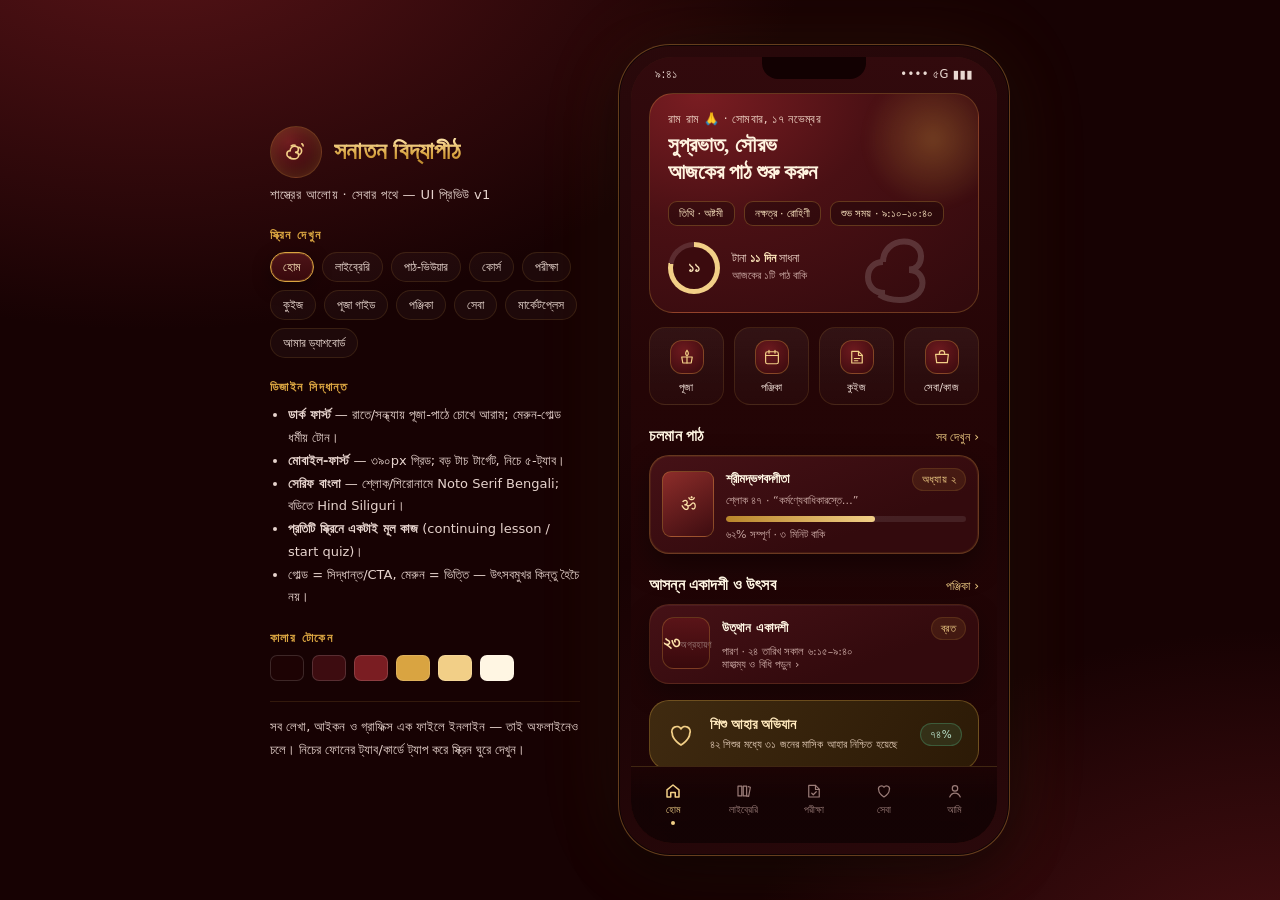
<file: docs/design/ui-preview.html>
<!DOCTYPE html>
<html lang="bn">
<head>
<meta charset="utf-8" />
<meta name="viewport" content="width=device-width, initial-scale=1" />
<title>সনাতন বিদ্যাপীঠ — UI প্রিভিউ</title>
<style>
  :root{
    --m900:#1d0304; --m850:#260506; --m800:#2e0709; --m700:#3d0c10;
    --card:#40101400; --card2:#4a1216; --card3:#561519;
    --gold:#d9a441; --goldl:#f2cf87; --goldd:#a97a22;
    --cream:#fff6e3; --muted:#cba9a4; --muted2:#9b7c78;
    --line:rgba(217,164,65,.28); --line2:rgba(217,164,65,.14);
    --ok:#4fa87b; --warn:#e08a3c;
    --shadow:0 18px 50px rgba(0,0,0,.45);
    --bn:"Hind Siliguri","Noto Sans Bengali","Kalpurush","SolaimanLipi",system-ui,-apple-system,"Segoe UI",sans-serif;
    --serif:"Noto Serif Bengali","Hind Siliguri","Kalpurush",Georgia,serif;
  }
  *{box-sizing:border-box;-webkit-tap-highlight-color:transparent}
  html,body{margin:0;height:100%}
  body{
    font-family:var(--bn); color:var(--cream);
    background:
      radial-gradient(1100px 700px at 12% -10%, #5a1418 0%, transparent 60%),
      radial-gradient(900px 600px at 100% 110%, #4a1013 0%, transparent 60%),
      #170203;
    min-height:100%;
    display:flex; align-items:center; justify-content:center; gap:38px;
    padding:32px 22px; flex-wrap:wrap;
  }
  /* ---------- side rail ---------- */
  .rail{width:310px; max-width:100%}
  .brandline{display:flex; align-items:center; gap:12px; margin-bottom:6px}
  .om-badge{width:52px;height:52px;border-radius:50%;display:grid;place-items:center;
    background:radial-gradient(circle at 35% 30%, #6d1a1f, #3a0a0d 70%);
    border:1px solid var(--line); box-shadow:inset 0 0 18px rgba(217,164,65,.25)}
  .brandline h1{font-family:var(--serif); font-size:24px; margin:0; letter-spacing:.3px;
    background:linear-gradient(180deg,#ffe6ab,#d9a441 60%,#b8862b); -webkit-background-clip:text; background-clip:text; color:transparent}
  .tagline{font-size:12.5px; color:var(--muted); margin:0 0 22px; letter-spacing:.4px}
  .rail h2{font-size:12px; text-transform:uppercase; letter-spacing:1.4px; color:var(--gold); margin:22px 0 10px; font-weight:600}
  .rail p, .rail li{font-size:13px; color:#e6d3cd; line-height:1.75}
  .rail ul{margin:0; padding-left:18px}
  .chips{display:flex; flex-wrap:wrap; gap:8px; margin-top:6px}
  .chip{font-size:12px; padding:7px 12px; border-radius:999px; border:1px solid var(--line2);
    background:rgba(255,255,255,.03); color:#f0dfd7; cursor:pointer; transition:.18s; white-space:nowrap}
  .chip:hover{border-color:var(--line); background:rgba(217,164,65,.12); color:#fff}
  .chip.active{background:linear-gradient(180deg,#4d1317,#38090c); border-color:var(--gold); color:#ffe9bd; box-shadow:0 6px 18px rgba(0,0,0,.35), inset 0 0 0 1px rgba(217,164,65,.25)}
  .swatches{display:flex; gap:8px; margin-top:8px}
  .sw{width:34px;height:26px;border-radius:7px; border:1px solid rgba(255,255,255,.14)}
  .note{font-size:12px; color:var(--muted2); line-height:1.7; margin-top:20px; border-top:1px solid var(--line2); padding-top:14px}

  /* ---------- device ---------- */
  .device{position:relative; width:392px; height:812px; border-radius:52px; padding:12px;
    background:linear-gradient(160deg,#2a090b,#180203 55%,#2a090b);
    border:1px solid rgba(217,164,65,.35);
    box-shadow:var(--shadow), inset 0 0 0 1px rgba(0,0,0,.6), 0 0 90px rgba(217,164,65,.09)}
  .device::before{content:""; position:absolute; inset:12px; border-radius:42px; border:1px solid rgba(217,164,65,.10); pointer-events:none}
  .screen{position:relative; width:100%; height:100%; border-radius:42px; overflow:hidden;
    background:linear-gradient(180deg,#320a0d 0%,#240506 42%,#1c0405 100%);
    display:flex; flex-direction:column}
  .statusbar{height:34px; flex:0 0 auto; display:flex; align-items:center; justify-content:space-between;
    padding:0 24px; font-size:11.5px; color:#e9d8d1; letter-spacing:.4px}
  .notch{position:absolute; top:12px; left:50%; transform:translateX(-50%); width:104px; height:22px;
    background:#120102; border-radius:0 0 16px 16px; z-index:40}
  .scroll{flex:1 1 auto; overflow-y:auto; overflow-x:hidden; scrollbar-width:none; position:relative}
  .scroll::-webkit-scrollbar{display:none}
  .pad{padding:0 18px}
  .appbar{position:sticky; top:0; z-index:20; padding:10px 18px 12px;
    background:linear-gradient(180deg,rgba(46,7,9,.97),rgba(46,7,9,.86) 70%,rgba(46,7,9,0)); backdrop-filter:blur(6px)}
  .appbar .row{display:flex; align-items:center; gap:10px}
  .appbar h3{font-family:var(--serif); font-size:18px; margin:0; font-weight:600; letter-spacing:.2px}
  .appbar .sub{font-size:11.5px; color:var(--muted2); margin-top:2px}
  .iconbtn{width:34px;height:34px;border-radius:11px; display:grid; place-items:center; flex:0 0 auto;
    border:1px solid var(--line2); background:rgba(255,255,255,.04); color:#f3e2da; cursor:pointer}
  .iconbtn:active{transform:scale(.96)}
  .spacer{flex:1}
  svg{display:block}
  .ico{width:18px;height:18px; fill:none; stroke:currentColor; stroke-width:1.6; stroke-linecap:round; stroke-linejoin:round}

  /* ---------- generic components ---------- */
  .card{border-radius:20px; border:1px solid var(--line2); background:linear-gradient(160deg,#451116,#330a0d 70%);
    box-shadow:0 10px 26px rgba(0,0,0,.32), inset 0 1px 0 rgba(255,255,255,.05)}
  .card.gold{border-color:var(--line); box-shadow:0 12px 30px rgba(0,0,0,.4), inset 0 0 0 1px rgba(217,164,65,.10)}
  .sectitle{display:flex; align-items:baseline; justify-content:space-between; margin:22px 0 10px}
  .sectitle h4{font-family:var(--serif); font-size:15.5px; margin:0; letter-spacing:.2px}
  .sectitle a{font-size:12px; color:var(--goldl); text-decoration:none; cursor:pointer}
  .btn{display:inline-flex; align-items:center; justify-content:center; gap:8px; cursor:pointer; border:none;
    font-family:var(--bn); font-size:13.5px; font-weight:600; border-radius:14px; padding:12px 16px; letter-spacing:.2px}
  .btn.gold{background:linear-gradient(180deg,#f6d694,#d9a441 55%,#b9852a); color:#3a1a05;
    box-shadow:0 8px 20px rgba(217,164,65,.25), inset 0 1px 0 rgba(255,255,255,.55)}
  .btn.ghost{background:rgba(255,255,255,.05); color:#f6e7df; border:1px solid var(--line2)}
  .btn:active{transform:translateY(1px)}
  .pill{font-size:10.5px; padding:4px 9px; border-radius:999px; border:1px solid var(--line2); color:var(--goldl);
    background:rgba(217,164,65,.10); letter-spacing:.3px; white-space:nowrap}
  .pill.ok{color:#bfe9d2; background:rgba(79,168,123,.14); border-color:rgba(79,168,123,.35)}
  .muted{color:var(--muted)}
  .tiny{font-size:11px}
  .bar{height:6px; border-radius:99px; background:rgba(255,255,255,.09); overflow:hidden}
  .bar > i{display:block; height:100%; border-radius:99px; background:linear-gradient(90deg,#b9852a,#f2cf87)}
  .divider{height:1px; background:linear-gradient(90deg,transparent,rgba(217,164,65,.35),transparent); margin:18px 0}

  /* ---------- home ---------- */
  .hero{margin:2px 0 4px; border-radius:24px; padding:18px; position:relative; overflow:hidden;
    background:radial-gradient(120% 130% at 15% 0%, #7a1d22 0%, #4a1014 45%, #320a0d 100%);
    border:1px solid var(--line)}
  .hero::after{content:""; position:absolute; right:-30px; top:-30px; width:150px; height:150px; border-radius:50%;
    background:radial-gradient(circle, rgba(217,164,65,.30), transparent 65%); filter:blur(4px)}
  .hero .om-wm{position:absolute; right:8px; bottom:-16px; opacity:.16}
  .greet{font-size:12px; color:#f2d7c8; letter-spacing:.4px}
  .hero h2{font-family:var(--serif); font-size:21px; margin:6px 0 14px; line-height:1.3; color:#fff3df}
  .tithi{display:flex; gap:9px; flex-wrap:wrap; position:relative; z-index:2}
  .tithi span{font-size:11px; padding:5px 10px; border-radius:9px; background:rgba(0,0,0,.28);
    border:1px solid rgba(217,164,65,.30); color:#ffe9c4}
  .streak{display:flex; align-items:center; gap:12px; margin-top:16px; position:relative; z-index:2}
  .ring{width:52px;height:52px; border-radius:50%; display:grid; place-items:center; flex:0 0 auto;
    background:conic-gradient(#f2cf87 0 78%, rgba(255,255,255,.12) 78% 100%); position:relative}
  .ring::before{content:""; position:absolute; inset:5px; border-radius:50%; background:#3b0b0e}
  .ring b{position:relative; font-size:14px; color:#ffe9bd}
  .streak p{margin:0; font-size:11.5px; color:#f0d6c9; line-height:1.5}
  .streak b{color:#ffe9bd}

  .quick{display:grid; grid-template-columns:repeat(4,1fr); gap:10px; margin-top:14px}
  .quick button{display:flex; flex-direction:column; align-items:center; gap:7px; cursor:pointer;
    padding:12px 4px 10px; border-radius:16px; border:1px solid var(--line2);
    background:linear-gradient(180deg,rgba(255,255,255,.055),rgba(255,255,255,.02)); color:#f6e6de; font-family:var(--bn); font-size:10.5px; letter-spacing:.2px}
  .quick button .qi{width:34px;height:34px;border-radius:12px; display:grid;place-items:center;
    background:radial-gradient(circle at 40% 30%,#6d1a1f,#38090c); border:1px solid rgba(217,164,65,.35); color:#f2cf87}
  .quick button:active{transform:scale(.97)}

  .continue{display:flex; gap:12px; padding:12px; align-items:center}
  .cover{width:52px;height:66px;border-radius:9px; flex:0 0 auto; position:relative; overflow:hidden;
    background:linear-gradient(150deg,#8d2d2a,#3d0c10); border:1px solid rgba(217,164,65,.35); display:grid; place-items:center}
  .cover span{font-family:var(--serif); font-size:18px; color:#ffe3ab}

  .fest{display:flex; gap:12px; padding:12px}
  .datebox{width:48px;height:52px;border-radius:12px; display:grid; place-items:center; flex:0 0 auto;
    background:linear-gradient(180deg,#5a1418,#38090c); border:1px solid var(--line)}
  .datebox b{font-family:var(--serif); font-size:17px; line-height:1; color:#ffe3ab}
  .datebox i{font-style:normal; font-size:9.5px; color:var(--muted2); margin-top:2px}

  .sevaband{margin-top:16px; border-radius:20px; padding:16px; display:flex; align-items:center; gap:14px;
    background:linear-gradient(120deg,#3f2a10,#2c1a06); border:1px solid rgba(217,164,65,.32)}
  .sevaband h5{margin:0 0 4px; font-family:var(--serif); font-size:14px; color:#ffe9bd}
  .sevaband p{margin:0; font-size:11px; color:#e2cbb6; line-height:1.5}

  /* ---------- library ---------- */
  .search{display:flex; align-items:center; gap:9px; padding:11px 14px; border-radius:14px;
    background:rgba(255,255,255,.05); border:1px solid var(--line2); color:var(--muted); font-size:12.5px; margin-top:4px}
  .cats{display:flex; gap:8px; overflow-x:auto; padding:14px 18px 4px; scrollbar-width:none}
  .cats::-webkit-scrollbar{display:none}
  .cats .chip{flex:0 0 auto}
  .book{display:flex; gap:12px; padding:12px; margin-bottom:11px; align-items:center}
  .book .cover{width:56px;height:74px}
  .book h5{margin:0 0 4px; font-size:13.5px; font-family:var(--serif); letter-spacing:.2px}
  .book .meta{font-size:10.5px; color:var(--muted2); margin-bottom:8px}
  .stars{color:#f2cf87; font-size:10.5px; letter-spacing:1px}

  /* ---------- reader ---------- */
  .reader{padding:6px 18px 30px}
  .verse{padding:16px; margin-bottom:12px}
  .verse .sk{font-family:var(--serif); font-size:17px; line-height:1.9; color:#ffe9bd; text-align:center; letter-spacing:.2px}
  .verse .bn{font-size:14px; line-height:1.95; color:#f7e8de; margin-top:12px}
  .verse .arth{font-size:12.5px; line-height:1.9; color:var(--muted); margin-top:10px;
    border-left:2px solid var(--goldd); padding-left:10px}
  .fontbar{display:flex; align-items:center; gap:10px; padding:10px 12px; margin:0 0 14px;
    border-radius:14px; border:1px solid var(--line2); background:rgba(255,255,255,.04); font-size:11.5px; color:var(--muted)}

  /* ---------- exam ---------- */
  .examhero{padding:16px; margin-top:4px}
  .examhero .ribbon{display:flex; align-items:center; justify-content:space-between; margin-bottom:12px}
  .countdown{display:flex; gap:8px; margin:14px 0 4px}
  .countdown div{flex:1; text-align:center; padding:10px 4px; border-radius:12px; background:rgba(0,0,0,.3); border:1px solid var(--line2)}
  .countdown b{display:block; font-family:var(--serif); font-size:18px; color:#ffe9bd}
  .countdown i{font-style:normal; font-size:9.5px; color:var(--muted2)}
  .lb{display:flex; align-items:center; gap:10px; padding:9px 0; border-bottom:1px solid rgba(255,255,255,.05)}
  .lb:last-child{border-bottom:none}
  .rank{width:24px;height:24px;border-radius:8px; display:grid; place-items:center; font-size:11px;
    background:rgba(255,255,255,.06); color:#f0d6c9; flex:0 0 auto}
  .rank.g1{background:linear-gradient(180deg,#f6d694,#c9932f); color:#3a1a05; font-weight:700}
  .rank.g2{background:linear-gradient(180deg,#e3e3e3,#a9a9a9); color:#2a2a2a; font-weight:700}
  .rank.g3{background:linear-gradient(180deg,#e0b184,#a9713a); color:#301503; font-weight:700}
  .avatar{width:28px;height:28px;border-radius:50%; background:linear-gradient(160deg,#7a1d22,#3a0a0d);
    border:1px solid var(--line); display:grid; place-items:center; font-size:11px; color:#ffe3ab; flex:0 0 auto}

  /* quiz */
  .qprog{display:flex; gap:5px; margin:10px 0 16px}
  .qprog i{flex:1; height:4px; border-radius:99px; background:rgba(255,255,255,.12)}
  .qprog i.on{background:linear-gradient(90deg,#b9852a,#f2cf87)}
  .opt{display:flex; align-items:center; gap:11px; padding:13px 14px; border-radius:14px; margin-bottom:9px; cursor:pointer;
    border:1px solid var(--line2); background:rgba(255,255,255,.035); font-size:13px; line-height:1.5}
  .opt .dot{width:20px;height:20px;border-radius:50%; border:1.5px solid rgba(217,164,65,.5); flex:0 0 auto; display:grid; place-items:center; font-size:10px; color:#3a1a05}
  .opt.sel{border-color:var(--gold); background:rgba(217,164,65,.14); box-shadow:0 0 0 1px rgba(217,164,65,.25)}
  .opt.sel .dot{background:linear-gradient(180deg,#f6d694,#d9a441)}

  /* puja */
  .step{display:flex; gap:12px; padding:13px 14px; margin-bottom:9px; align-items:flex-start}
  .stepno{width:26px;height:26px;border-radius:9px; display:grid;place-items:center; flex:0 0 auto; font-size:11.5px;
    background:linear-gradient(180deg,#5a1418,#360a0d); border:1px solid var(--line); color:#f2cf87}
  .step.done .stepno{background:linear-gradient(180deg,#f6d694,#c9932f); color:#3a1a05; font-weight:700}
  .step h5{margin:0 0 3px; font-size:13px}
  .step p{margin:0; font-size:11.5px; color:var(--muted); line-height:1.6}
  .mantra{font-family:var(--serif); font-size:13px; color:#ffe9bd; margin-top:7px; line-height:1.7; text-align:center;
    padding:8px; border-radius:10px; background:rgba(0,0,0,.25); border:1px dashed rgba(217,164,65,.3)}

  /* panjika */
  .cal{display:grid; grid-template-columns:repeat(7,1fr); gap:5px; margin-top:8px}
  .cal .h{font-size:10px; text-align:center; color:var(--muted2); padding:4px 0}
  .day{aspect-ratio:1; border-radius:10px; display:grid; place-items:center; font-size:12px; color:#e8d5cd;
    border:1px solid transparent; position:relative}
  .day.mut{color:#7a6260}
  .day.ek{background:radial-gradient(circle at 40% 30%,#7a1d22,#38090c); border-color:var(--gold); color:#ffe9bd; font-weight:600}
  .day.ek::after{content:""; position:absolute; bottom:4px; width:4px; height:4px; border-radius:50%; background:#f2cf87}
  .day.today{background:rgba(217,164,65,.16); border-color:rgba(217,164,65,.5); color:#fff}
  .legend{display:flex; gap:14px; margin-top:12px; font-size:10.5px; color:var(--muted2)}
  .legend span{display:flex; align-items:center; gap:5px}
  .legend i{width:8px;height:8px;border-radius:3px; display:inline-block}

  /* seva */
  .campaign{padding:14px; margin-bottom:11px}
  .campaign h5{margin:0 0 5px; font-size:13.5px; font-family:var(--serif)}
  .campaign p{margin:0 0 11px; font-size:11.5px; color:var(--muted); line-height:1.6}
  .amt{display:flex; justify-content:space-between; font-size:11px; color:var(--muted); margin-bottom:6px}

  /* market */
  .person{display:flex; gap:12px; padding:13px; margin-bottom:11px}
  .pav{width:46px;height:46px;border-radius:14px; flex:0 0 auto; display:grid; place-items:center; font-family:var(--serif); font-size:17px;
    background:linear-gradient(160deg,#7a1d22,#3a0a0d); border:1px solid var(--line); color:#ffe3ab}
  .verified{font-size:10px; color:#bfe9d2}

  /* tab bar */
  .tabbar{flex:0 0 auto; display:flex; padding:9px 8px 16px; gap:2px;
    background:linear-gradient(180deg,rgba(28,4,5,.55),rgba(20,3,4,.97) 45%);
    border-top:1px solid rgba(217,164,65,.22); backdrop-filter:blur(10px)}
  .tab{flex:1; display:flex; flex-direction:column; align-items:center; gap:4px; padding:6px 0 2px;
    border:none; background:none; color:#9b7c78; font-family:var(--bn); font-size:9.5px; cursor:pointer; letter-spacing:.2px}
  .tab.active{color:#f2cf87}
  .tab.active .ico{stroke-width:2}
  .tab .dotind{width:4px;height:4px;border-radius:50%; background:transparent; margin-top:1px}
  .tab.active .dotind{background:#f2cf87}
  .screen.sub .tabbar{display:none}
  .toast{position:absolute; bottom:86px; left:50%; transform:translateX(-50%); z-index:60;
    padding:9px 16px; border-radius:12px; font-size:11.5px; background:rgba(20,3,4,.94);
    border:1px solid var(--line); color:#ffe9bd; opacity:0; transition:.25s; pointer-events:none; white-space:nowrap}
  .toast.show{opacity:1; transform:translateX(-50%) translateY(-4px)}
  @media (max-width:900px){
    body{flex-direction:column; align-items:center; padding:18px 12px 40px}
    .rail{width:100%; max-width:392px; order:2}
    .device{transform:scale(.94); transform-origin:top center}
  }
</style>
</head>
<body>

<!-- ================= SIDE RAIL ================= -->
<aside class="rail">
  <div class="brandline">
    <div class="om-badge">
      <svg width="26" height="26" viewBox="0 0 24 24" fill="none" stroke="#f2cf87" stroke-width="1.5" stroke-linecap="round">
        <path d="M7 17c-2.2 0-3.4-1.4-3.4-3.2 0-1.8 1.3-3 3-3"/>
        <path d="M6.6 10.8c0-2.4 1.9-4.1 4.2-4.1 2 0 3.4 1.2 3.4 3 0 1.6-1 2.6-2.4 2.6"/>
        <path d="M11.8 12.4c1.6 0 2.7 1.1 2.7 2.6 0 2-2 3.4-4.6 3.4-1.6 0-3-.4-4.1-1.1"/>
        <path d="M7.6 6.3c.9-.6 2.3-.9 3.6-.6"/>
        <path d="M14.6 7.6c1.6.5 2.6 1.8 2.6 3.4 0 1.4-.7 2.6-1.8 3.3"/>
        <path d="M17.4 4.4c.7.5 1.2 1.2 1.2 2.1"/>
      </svg>
    </div>
    <h1>সনাতন বিদ্যাপীঠ</h1>
  </div>
  <p class="tagline">শাস্ত্রের আলোয় · সেবার পথে — UI প্রিভিউ v1</p>

  <h2>স্ক্রিন দেখুন</h2>
  <div class="chips" id="screenChips">
    <button class="chip active" data-go="home">হোম</button>
    <button class="chip" data-go="library">লাইব্রেরি</button>
    <button class="chip" data-go="reader">পাঠ-ভিউয়ার</button>
    <button class="chip" data-go="course">কোর্স</button>
    <button class="chip" data-go="exam">পরীক্ষা</button>
    <button class="chip" data-go="quiz">কুইজ</button>
    <button class="chip" data-go="puja">পূজা গাইড</button>
    <button class="chip" data-go="panjika">পঞ্জিকা</button>
    <button class="chip" data-go="seva">সেবা</button>
    <button class="chip" data-go="market">মার্কেটপ্লেস</button>
    <button class="chip" data-go="me">আমার ড্যাশবোর্ড</button>
  </div>

  <h2>ডিজাইন সিদ্ধান্ত</h2>
  <ul>
    <li><b>ডার্ক ফার্স্ট</b> — রাতে/সন্ধ্যায় পূজা-পাঠে চোখে আরাম; মেরুন-গোল্ড ধর্মীয় টোন।</li>
    <li><b>মোবাইল-ফার্স্ট</b> — ৩৯০px গ্রিড; বড় টাচ টার্গেট, নিচে ৫-ট্যাব।</li>
    <li><b>সেরিফ বাংলা</b> — শ্লোক/শিরোনামে Noto Serif Bengali; বডিতে Hind Siliguri।</li>
    <li><b>প্রতিটি স্ক্রিনে একটাই মূল কাজ</b> (continuing lesson / start quiz)।</li>
    <li>গোল্ড = সিদ্ধান্ত/CTA, মেরুন = ভিত্তি — উৎসবমুখর কিন্তু হৈচৈ নয়।</li>
  </ul>

  <h2>কালার টোকেন</h2>
  <div class="swatches">
    <div class="sw" style="background:#1d0304" title="maroon-900"></div>
    <div class="sw" style="background:#3d0c10" title="maroon-700"></div>
    <div class="sw" style="background:#7a1d22" title="maroon-500"></div>
    <div class="sw" style="background:#d9a441" title="gold-500"></div>
    <div class="sw" style="background:#f2cf87" title="gold-300"></div>
    <div class="sw" style="background:#fff6e3" title="cream"></div>
  </div>

  <p class="note">সব লেখা, আইকন ও গ্রাফিক্স এক ফাইলে ইনলাইন — তাই অফলাইনেও চলে। নিচের ফোনের ট্যাব/কার্ডে ট্যাপ করে স্ক্রিন ঘুরে দেখুন।</p>
</aside>

<!-- ================= DEVICE ================= -->
<div class="device">
  <div class="notch"></div>
  <div class="screen" id="screen">
    <div class="statusbar"><span>৯:৪১</span><span>•••• ৫G ▮▮▮</span></div>

    <div class="scroll" id="stage">

      <!-- ========== HOME ========== -->
      <section data-screen="home">
        <div class="pad">
          <div class="hero">
            <div class="om-wm">
              <svg width="120" height="120" viewBox="0 0 24 24" fill="none" stroke="#fff" stroke-width="1.2">
                <path d="M7 17c-2.2 0-3.4-1.4-3.4-3.2 0-1.8 1.3-3 3-3"/>
                <path d="M6.6 10.8c0-2.4 1.9-4.1 4.2-4.1 2 0 3.4 1.2 3.4 3 0 1.6-1 2.6-2.4 2.6"/>
                <path d="M11.8 12.4c1.6 0 2.7 1.1 2.7 2.6 0 2-2 3.4-4.6 3.4-1.6 0-3-.4-4.1-1.1"/>
              </svg>
            </div>
            <div class="greet">রাম রাম 🙏 · সোমবার, ১৭ নভেম্বর</div>
            <h2>সুপ্রভাত, সৌরভ<br/>আজকের পাঠ শুরু করুন</h2>
            <div class="tithi">
              <span>তিথি · অষ্টমী</span><span>নক্ষত্র · রোহিণী</span><span>শুভ সময় · ৯:১০–১০:৪০</span>
            </div>
            <div class="streak">
              <div class="ring"><b>১১</b></div>
              <p>টানা <b>১১ দিন</b> সাধনা<br/><span class="tiny muted">আজকের ১টি পাঠ বাকি</span></p>
            </div>
          </div>

          <div class="quick">
            <button data-go="puja"><span class="qi"><svg class="ico" viewBox="0 0 24 24"><path d="M12 3c1.2 1.6 1.8 3 1.8 4.2 0 1.5-1 2.4-1.8 3.1-.8-.7-1.8-1.6-1.8-3.1C10.2 6 10.8 4.6 12 3Z"/><path d="M5 12h14l-1.4 8H6.4L5 12Z"/><path d="M12 12v8"/></svg></span>পূজা</button>
            <button data-go="panjika"><span class="qi"><svg class="ico" viewBox="0 0 24 24"><rect x="3.5" y="5" width="17" height="16" rx="2.5"/><path d="M8 3v4M16 3v4M3.5 10h17"/></svg></span>পঞ্জিকা</button>
            <button data-go="exam"><span class="qi"><svg class="ico" viewBox="0 0 24 24"><path d="M5 4.5h9l5 5v10.5H5z"/><path d="M14 4.5V10h5"/><path d="M8.5 14h7M8.5 17h4.5"/></svg></span>কুইজ</button>
            <button data-go="market"><span class="qi"><svg class="ico" viewBox="0 0 24 24"><path d="M3.5 8.5h17l-1.4 11H4.9L3.5 8.5Z"/><path d="M8.5 8.5V7a3.5 3.5 0 0 1 7 0v1.5"/></svg></span>সেবা/কাজ</button>
          </div>

          <div class="sectitle"><h4>চলমান পাঠ</h4><a data-go="library">সব দেখুন ›</a></div>
          <div class="card gold continue" data-go="reader" style="cursor:pointer">
            <div class="cover"><span>ॐ</span></div>
            <div style="flex:1">
              <div style="display:flex;justify-content:space-between;align-items:center">
                <b style="font-size:13px">শ্রীমদ্ভগবদ্গীতা</b><span class="pill">অধ্যায় ২</span>
              </div>
              <div class="tiny muted" style="margin:3px 0 9px">শ্লোক ৪৭ · “কর্মণ্যেবাধিকারস্তে…”</div>
              <div class="bar"><i style="width:62%"></i></div>
              <div class="tiny muted" style="margin-top:6px">৬২% সম্পূর্ণ · ৩ মিনিট বাকি</div>
            </div>
          </div>

          <div class="sectitle"><h4>আসন্ন একাদশী ও উৎসব</h4><a data-go="panjika">পঞ্জিকা ›</a></div>
          <div class="card fest">
            <div class="datebox"><div style="text-align:center"><b>২৩</b><i>অগ্রহায়ণ</i></div></div>
            <div style="flex:1">
              <div style="display:flex;justify-content:space-between;align-items:center">
                <b style="font-size:13px">উত্থান একাদশী</b><span class="pill">ব্রত</span>
              </div>
              <div class="tiny muted" style="margin-top:5px">পারণ · ২৪ তারিখ সকাল ৬:১৫–৯:৪০</div>
              <div class="tiny muted">মাহাত্ম্য ও বিধি পড়ুন ›</div>
            </div>
          </div>

          <div class="sevaband" data-go="seva" style="cursor:pointer">
            <svg width="30" height="30" viewBox="0 0 24 24" fill="none" stroke="#f2cf87" stroke-width="1.4" stroke-linecap="round">
              <path d="M12 20s-7-4.3-7-9.2A4 4 0 0 1 12 7a4 4 0 0 1 7 3.8C19 15.7 12 20 12 20Z"/>
            </svg>
            <div style="flex:1">
              <h5>শিশু আহার অভিযান</h5>
              <p>৪২ শিশুর মধ্যে ৩১ জনের মাসিক আহার নিশ্চিত হয়েছে</p>
            </div>
            <span class="pill ok">৭৪%</span>
          </div>
          <div style="height:22px"></div>
        </div>
      </section>

      <!-- ========== LIBRARY ========== -->
      <section data-screen="library" hidden>
        <div class="appbar">
          <div class="row">
            <h3>শাস্ত্র গ্রন্থাগার</h3><div class="spacer"></div>
            <button class="iconbtn"><svg class="ico" viewBox="0 0 24 24"><path d="M4 6h16M4 12h16M4 18h10"/></svg></button>
          </div>
          <div class="sub">৩২টি গ্রন্থ · ৪,৮১২ শ্লোক · বাংলা অর্থসহ</div>
          <div class="search">
            <svg class="ico" viewBox="0 0 24 24" style="width:16px;height:16px"><circle cx="11" cy="11" r="6.5"/><path d="m16 16 4 4"/></svg>
            গ্রন্থ, শ্লোক বা শব্দ খুঁজুন…
          </div>
        </div>
        <div class="cats">
          <span class="chip active">সব</span><span class="chip">গীতা</span><span class="chip">উপনিষদ</span>
          <span class="chip">পুরাণ</span><span class="chip">রামায়ণ</span><span class="chip">স্তোত্র</span><span class="chip">স্মৃতি</span>
        </div>
        <div class="pad" style="padding-top:14px">
          <div class="card book" data-go="reader" style="cursor:pointer">
            <div class="cover"><span>ॐ</span></div>
            <div style="flex:1">
              <h5>শ্রীমদ্ভগবদ্গীতা</h5>
              <div class="meta">১৮ অধ্যায় · ৭০০ শ্লোক · সংস্কৃত + বাংলা</div>
              <div class="bar" style="margin-bottom:7px"><i style="width:62%"></i></div>
              <div style="display:flex;justify-content:space-between;align-items:center">
                <span class="tiny muted">৬২% পড়া হয়েছে</span><span class="stars">★★★★★</span>
              </div>
            </div>
          </div>
          <div class="card book">
            <div class="cover" style="background:linear-gradient(150deg,#7a4a12,#3a2406)"><span>卐</span></div>
            <div style="flex:1">
              <h5>শিব পুরাণ</h5>
              <div class="meta">৭ সংহিতা · ২৪,০০০ শ্লোক · অনুবাদসহ</div>
              <div style="display:flex;justify-content:space-between;align-items:center">
                <span class="pill">নতুন</span><span class="tiny muted">অডিও পাঠ আছে</span>
              </div>
            </div>
          </div>
          <div class="card book">
            <div class="cover" style="background:linear-gradient(150deg,#2c5c46,#0f2b1f)"><span>॥</span></div>
            <div style="flex:1">
              <h5>ঈশোপনিষদ</h5>
              <div class="meta">১৮ শ্লোক · শঙ্কর ভাষ্য সার</div>
              <div style="display:flex;justify-content:space-between;align-items:center">
                <span class="tiny muted">শুরু করুন</span><span class="stars">★★★☆☆</span>
              </div>
            </div>
          </div>
          <div class="card book">
            <div class="cover" style="background:linear-gradient(150deg,#5c2c5c,#2a0f2a)"><span>হ</span></div>
            <div style="flex:1">
              <h5>হনুমান চালিসা সংকলন</h5>
              <div class="meta">উচ্চারণ অডিও · অর্থ ও ফলা</div>
              <div style="display:flex;justify-content:space-between;align-items:center">
                <span class="pill ok">মুখস্থ শুরু</span><span class="tiny muted">৪০ শ্লোক</span>
              </div>
            </div>
          </div>
          <div style="height:18px"></div>
        </div>
      </section>

      <!-- ========== READER ========== -->
      <section data-screen="reader" hidden>
        <div class="appbar">
          <div class="row">
            <button class="iconbtn" data-go="library"><svg class="ico" viewBox="0 0 24 24"><path d="m14 6-6 6 6 6"/></svg></button>
            <div><h3 style="font-size:16px">শ্রীমদ্ভগবদ্গীতা</h3><div class="sub">অধ্যায় ২ · সাংখ্য যোগ</div></div>
            <div class="spacer"></div>
            <button class="iconbtn"><svg class="ico" viewBox="0 0 24 24"><path d="M6 4h12v16l-6-4-6 4z"/></svg></button>
          </div>
        </div>
        <div class="reader">
          <div class="fontbar">
            <span>ফন্ট</span>
            <div class="spacer"></div>
            <span class="chip" style="padding:4px 9px">অ−</span>
            <span class="chip active" style="padding:4px 9px">অ</span>
            <span class="chip" style="padding:4px 9px">অ+</span>
            <span class="chip" style="padding:4px 9px">সেপিয়া</span>
          </div>

          <div class="card verse">
            <div class="tiny muted" style="text-align:center;margin-bottom:10px">শ্লোক ২.৪৭</div>
            <div class="sk">कर्मण्येवाधिकारस्ते<br/>मा फलेषु कदाचन ।<br/>मा कर्मफलहेतुर्भूर्मा<br/>ते सङ्गोऽस्त्वकर्मणि ॥</div>
            <div class="bn"><b>বাংলা:</b> তোমার অধিকার কেবল কর্মে, ফলের মধ্যে নয়। ফলের আকাঙ্ক্ষাই তোমাকে কর্মে প্রবৃত্ত করুক না, আবার কর্মে অকর্মণ্যতাও তোমার লক্ষ্য হোক না।</div>
            <div class="arth"><b>সহজ অর্থ:</b> কাজটা করার দায়িত্ব তোমার; ফলাফল নিয়ে দুশ্চিন্তা কোরো না — এতে মন শান্ত থাকে ও কর্ম নিষ্ঠার সঙ্গে হয়।</div>
          </div>

          <div class="card" style="padding:13px;display:flex;gap:10px;align-items:center">
            <span class="pill">পাদটীকা</span>
            <div class="tiny muted" style="flex:1">‘অধিকার’ শব্দের অর্থ এখানে কর্তব্য-অঞ্চল, ক্ষমতা নয়।</div>
          </div>

          <div class="divider"></div>
          <div style="display:flex;gap:10px">
            <button class="btn ghost" style="flex:1">◀ আগের শ্লোক</button>
            <button class="btn gold" style="flex:1">পরের শ্লোক ▶</button>
          </div>
          <div style="height:20px"></div>
        </div>
      </section>

      <!-- ========== COURSE ========== -->
      <section data-screen="course" hidden>
        <div class="appbar">
          <div class="row">
            <button class="iconbtn" data-go="home"><svg class="ico" viewBox="0 0 24 24"><path d="m14 6-6 6 6 6"/></svg></button>
            <div><h3 style="font-size:16px">নিত্যকর্ম পদ্ধতি</h3><div class="sub">লেভেল ২ · ৬ মডিউল · ৯টি লেসন</div></div>
          </div>
        </div>
        <div class="pad" style="padding-top:6px">
          <div class="card gold" style="padding:16px">
            <div style="display:flex;justify-content:space-between;align-items:flex-start">
              <div>
                <div class="tiny muted">চলমান কোর্স</div>
                <b style="font-size:15px;font-family:var(--serif)">সন্ধ্যা-আরতি ও নিত্য পূজা</b>
              </div>
              <span class="pill ok">প্রশিক্ষক যাচাইকৃত</span>
            </div>
            <div class="bar" style="margin:14px 0 7px"><i style="width:45%"></i></div>
            <div class="tiny muted">৪/৯ লেসন সম্পূর্ণ · পরবর্তী: “দীপ প্রজ্বলন ও ধূপ”</div>
          </div>

          <div class="sectitle"><h4>সিলেবাস</h4><span class="tiny muted">৩টি কুইজ অন্তর্ভুক্ত</span></div>
          <div class="card step done"><div class="stepno">✓</div><div><h5>১. শুদ্ধি ও সংকল্প</h5><p>স্নান, আচমন, তিলক — ৬ মিনিট</p></div></div>
          <div class="card step done"><div class="stepno">✓</div><div><h5>২. গুরু-বন্দনা</h5><p>মন্ত্র উচ্চারণসহ — ৪ মিনিট</p></div></div>
          <div class="card step done"><div class="stepno">✓</div><div><h5>৩. সন্ধ্যা-বন্দনা</h5><p>অর্ঘ্য, গায়ত্রী — ৮ মিনিট</p></div></div>
          <div class="card step" style="border-color:var(--line); box-shadow:0 0 0 1px rgba(217,164,65,.18)">
            <div class="stepno">৪</div>
            <div style="flex:1"><h5>৪. দীপ প্রজ্বলন ও ধূপ <span class="pill" style="margin-left:6px">এখনই</span></h5><p>ব্যবহারিক ভিডিও · ৭ মিনিট</p></div>
          </div>
          <div class="card step" style="opacity:.72"><div class="stepno">৫</div><div><h5>৫. আরতি ও প্রণাম</h5><p>৫ মিনিট · লেসন শেষে কুইজ</p></div></div>

          <div style="height:14px"></div>
          <button class="btn gold" style="width:100%" data-go="quiz">লেসন শুরু করুন · ৭ মিনিট</button>
          <div style="height:22px"></div>
        </div>
      </section>

      <!-- ========== EXAM HUB ========== -->
      <section data-screen="exam" hidden>
        <div class="appbar">
          <div class="row"><h3>পরীক্ষা ও কুইজ</h3><div class="spacer"></div>
            <button class="iconbtn"><svg class="ico" viewBox="0 0 24 24"><path d="M12 5v14M5 12h14"/></svg></button></div>
          <div class="sub">সাপ্তাহিক · মাসিক · বার্ষিক · সার্টিফিকেট</div>
        </div>
        <div class="pad" style="padding-top:2px">
          <div class="card gold examhero">
            <div class="ribbon">
              <div><span class="pill">সাপ্তাহিক কুইজ · ৪৭</span>
                <div style="font-family:var(--serif);font-size:16px;margin-top:8px">গীতা অধ্যায় ২ — ১০টি প্রশ্ন</div>
              </div>
              <div style="text-align:right"><div class="tiny muted">পুরস্কার</div><div style="color:#ffe9bd;font-size:12px">🥇 স্বর্ণ পদক</div></div>
            </div>
            <div class="countdown">
              <div><b>০</b><i>দিন</i></div><div><b>০৪</b><i>ঘণ্টা</i></div><div><b>১৭</b><i>মিনিট</i></div>
            </div>
            <button class="btn gold" style="width:100%;margin-top:12px" data-go="quiz">এখনই অংশ নিন</button>
          </div>

          <div class="quick" style="grid-template-columns:repeat(3,1fr);margin-top:12px">
            <button><span class="qi"><svg class="ico" viewBox="0 0 24 24"><rect x="3.5" y="5" width="17" height="16" rx="2.5"/><path d="M3.5 10h17"/></svg></span>মাসিক পরীক্ষা</button>
            <button><span class="qi"><svg class="ico" viewBox="0 0 24 24"><circle cx="12" cy="9" r="5"/><path d="m8.5 13.5-1 7 4.5-2.5 4.5 2.5-1-7"/></svg></span>বার্ষিক</button>
            <button><span class="qi"><svg class="ico" viewBox="0 0 24 24"><path d="M4 5h16v11H4z"/><path d="M9 20h6M12 16v4"/></svg></span>সার্টিফিকেট</button>
          </div>

          <div class="sectitle"><h4>সাপ্তাহিক লিডারবোর্ড</h4><span class="tiny muted">৪৭তম সপ্তাহ</span></div>
          <div class="card" style="padding:8px 14px">
            <div class="lb"><span class="rank g1">১</span><div class="avatar">অ</div><div style="flex:1"><b style="font-size:12.5px">অনিকেত চক্রবর্তী</b><div class="tiny muted">খুলনা · ৯৮ নম্বর</div></div><span class="pill ok">🥇</span></div>
            <div class="lb"><span class="rank g2">২</span><div class="avatar">স</div><div style="flex:1"><b style="font-size:12.5px">সুপ্রিয়া দেবী</b><div class="tiny muted">ঢাকা · ৯৫ নম্বর</div></div><span class="pill">🥈</span></div>
            <div class="lb"><span class="rank g3">৩</span><div class="avatar">র</div><div style="flex:1"><b style="font-size:12.5px">রাহুল ভট্টাচার্য</b><div class="tiny muted">চট্টগ্রাম · ৯২ নম্বর</div></div><span class="pill">🥉</span></div>
            <div class="lb"><span class="rank">৪২</span><div class="avatar" style="border-color:var(--gold)">আ</div><div style="flex:1"><b style="font-size:12.5px;color:#ffe9bd">আপনি</b><div class="tiny muted">ঢাকা · ৬৪ নম্বর · +৬ ধাপ</div></div></div>
          </div>

          <div class="sectitle"><h4>আগের ফলাফল</h4><a>সব ›</a></div>
          <div class="card" style="padding:12px;display:flex;gap:12px;align-items:center">
            <div class="datebox" style="width:44px;height:46px"><div style="text-align:center"><b>৮৪</b><i>নম্বর</i></div></div>
            <div style="flex:1"><b style="font-size:12.5px">সাপ্তাহিক কুইজ · ৪৬</b><div class="tiny muted">১০-এর মধ্যে ৮.৪ · শীর্ষ ১৮%</div></div>
            <span class="pill ok">উত্তীর্ণ</span>
          </div>
          <div style="height:20px"></div>
        </div>
      </section>

      <!-- ========== QUIZ RUNNING ========== -->
      <section data-screen="quiz" hidden>
        <div class="appbar">
          <div class="row">
            <button class="iconbtn" data-go="exam"><svg class="ico" viewBox="0 0 24 24"><path d="M6 6l12 12M18 6 6 18"/></svg></button>
            <div><h3 style="font-size:15px">প্রশ্ন ৩ / ১০</h3><div class="sub">গীতা অধ্যায় ২ · সময় ০৭:১২</div></div>
            <div class="spacer"></div>
            <span class="pill">০৭:১২</span>
          </div>
        </div>
        <div class="pad">
          <div class="qprog"><i class="on"></i><i class="on"></i><i class="on"></i><i></i><i></i><i></i><i></i><i></i><i></i><i></i></div>
          <div class="card" style="padding:16px;margin-bottom:16px">
            <div class="tiny muted" style="margin-bottom:8px">শ্লোক ২.৪৭ অনুসারে —</div>
            <div style="font-size:14.5px;line-height:1.75">“কর্মণ্যেবাধিকারস্তে” — এই শ্লোকে মানুষের অধিকার কোথায় বলা হয়েছে?</div>
          </div>
          <div class="opt" onclick="pick(this)"><span class="dot"></span>শুধু কর্মে, ফলের মধ্যে নয়</div>
          <div class="opt" onclick="pick(this)"><span class="dot"></span>কর্ম ও ফল — উভয়েই সমান</div>
          <div class="opt" onclick="pick(this)"><span class="dot"></span>কেবল ফলের মধ্যে</div>
          <div class="opt" onclick="pick(this)"><span class="dot"></span>কোনোটিই নয়</div>
          <div class="divider"></div>
          <button class="btn gold" style="width:100%" onclick="toast('উত্তর সংরক্ষিত ✓ পরের প্রশ্ন')">উত্তর দিন ও পরের প্রশ্ন</button>
          <div class="tiny muted" style="text-align:center;margin-top:12px">প্রশ্ন এড়িয়ে যান ›</div>
          <div style="height:20px"></div>
        </div>
      </section>

      <!-- ========== PUJA ========== -->
      <section data-screen="puja" hidden>
        <div class="appbar">
          <div class="row">
            <button class="iconbtn" data-go="home"><svg class="ico" viewBox="0 0 24 24"><path d="m14 6-6 6 6 6"/></svg></button>
            <div><h3 style="font-size:16px">সন্ধ্যা আরতি</h3><div class="sub">ধাপ ৪ / ৭ · গাইডেড পূজা</div></div>
            <div class="spacer"></div>
            <button class="iconbtn"><svg class="ico" viewBox="0 0 24 24"><path d="M11 5 6 9H3v6h3l5 4V5Z"/><path d="M15.5 9.5a3.5 3.5 0 0 1 0 5"/></svg></button>
          </div>
        </div>
        <div class="pad">
          <div class="card gold" style="padding:14px;display:flex;gap:12px;align-items:center;margin-bottom:14px">
            <div style="width:40px;height:40px;border-radius:12px;display:grid;place-items:center;background:radial-gradient(circle,#7a1d22,#38090c);border:1px solid var(--line)">
              <svg width="20" height="20" viewBox="0 0 24 24" fill="none" stroke="#f2cf87" stroke-width="1.5"><path d="M12 3c1.2 1.6 1.8 3 1.8 4.2 0 1.5-1 2.4-1.8 3.1-.8-.7-1.8-1.6-1.8-3.1C10.2 6 10.8 4.6 12 3Z"/><path d="M5 12h14l-1.4 8H6.4L5 12Z"/></svg>
            </div>
            <div style="flex:1"><b style="font-size:13px">সামগ্রী প্রস্তুত?</b><div class="tiny muted">দীপ, ঘৃত, ধূপ, পুষ্প, জলপাত্র</div></div>
            <span class="pill ok">✓ চেকড</span>
          </div>

          <div class="card step done"><div class="stepno">✓</div><div><h5>১. আচমন ও শুদ্ধি</h5><p>তিনবার জলপান করে সংকল্প করুন</p></div></div>
          <div class="card step done"><div class="stepno">✓</div><div><h5>২. দীপ প্রজ্বলন</h5><p>সূর্যদেব ও গুরুকে প্রণাম</p></div></div>
          <div class="card step done"><div class="stepno">✓</div><div><h5>৩. পুষ্পাঞ্জলি</h5><p>পুষ্প নিবেদন করে মন্ত্র বলুন</p></div></div>
          <div class="card step" style="border-color:var(--line)">
            <div class="stepno">৪</div>
            <div style="flex:1">
              <h5>৪. আরতি নিবেদন <span class="pill" style="margin-left:6px">চলছে</span></h5>
              <p>উচ্চারণে ট্যাপ করে অডিও শুনুন</p>
              <div class="mantra">ॐ জয় জগদীশ হরে<br/>আরতি নিবেদন করি</div>
            </div>
          </div>
          <div class="card step" style="opacity:.7"><div class="stepno">৫</div><div><h5>৫. প্রণাম ও ক্ষমা প্রার্থনা</h5><p>৩ বার প্রণাম</p></div></div>

          <div style="height:14px"></div>
          <button class="btn gold" style="width:100%" onclick="toast('ধাপ ৪ সম্পন্ন ✓')">ধাপ সম্পন্ন করুন</button>
          <div style="height:8px"></div>
          <button class="btn ghost" style="width:100%" data-go="panjika">আজকের শুভ সময় দেখুন</button>
          <div style="height:20px"></div>
        </div>
      </section>

      <!-- ========== PANJIKA ========== -->
      <section data-screen="panjika" hidden>
        <div class="appbar">
          <div class="row">
            <button class="iconbtn" data-go="home"><svg class="ico" viewBox="0 0 24 24"><path d="m14 6-6 6 6 6"/></svg></button>
            <div><h3 style="font-size:16px">পঞ্জিকা ও একাদশী</h3><div class="sub">অগ্রহায়ণ ১৪৩২ · নভেম্বর ২০২৬</div></div>
          </div>
        </div>
        <div class="pad">
          <div class="card gold" style="padding:14px;margin-top:4px">
            <div style="display:flex;justify-content:space-between;align-items:baseline">
              <b style="font-family:var(--serif);font-size:15px">আজ · ১৭ নভেম্বর</b><span class="pill">শুক্লা অষ্টমী</span>
            </div>
            <div class="tiny muted" style="margin:8px 0 10px">রোহিণী নক্ষত্র · সিদ্ধি যোগ · করণ: বব</div>
            <div style="display:grid;grid-template-columns:1fr 1fr;gap:8px">
              <div style="padding:9px 10px;border-radius:11px;background:rgba(0,0,0,.28);border:1px solid var(--line2)"><div class="tiny muted">শুভ সময়</div><b style="font-size:12.5px;color:#ffe9bd">৯:১০ – ১০:৪০</b></div>
              <div style="padding:9px 10px;border-radius:11px;background:rgba(0,0,0,.28);border:1px solid var(--line2)"><div class="tiny muted">রাহুকাল</div><b style="font-size:12.5px;color:#f5c0a8">১৫:০০ – ১৬:৩০</b></div>
            </div>
          </div>

          <div class="sectitle"><h4>নভেম্বর ২০২৬</h4><span class="tiny muted">তিথি অনুযায়ী</span></div>
          <div class="cal">
            <div class="h">রবি</div><div class="h">সোম</div><div class="h">মঙ্গল</div><div class="h">বুধ</div><div class="h">বৃহঃ</div><div class="h">শুক্র</div><div class="h">শনি</div>
            <div class="day mut">১</div><div class="day">২</div><div class="day">৩</div><div class="day">৪</div><div class="day">৫</div><div class="day">৬</div><div class="day">৭</div>
            <div class="day">৮</div><div class="day">৯</div><div class="day ek">১০</div><div class="day">১১</div><div class="day">১২</div><div class="day">১৩</div><div class="day">১৪</div>
            <div class="day">১৫</div><div class="day">১৬</div><div class="day today">১৭</div><div class="day">১৮</div><div class="day">১৯</div><div class="day">২০</div><div class="day">২১</div>
            <div class="day">২২</div><div class="day ek">২৩</div><div class="day">২৪</div><div class="day">২৫</div><div class="day">২৬</div><div class="day">২৭</div><div class="day">২৮</div>
            <div class="day">২৯</div><div class="day">৩০</div><div class="day mut"></div><div class="day mut"></div><div class="day mut"></div><div class="day mut"></div><div class="day mut"></div>
          </div>
          <div class="legend"><span><i style="background:#7a1d22;border:1px solid #d9a441"></i>একাদশী</span><span><i style="background:rgba(217,164,65,.5)"></i>আজ</span></div>

          <div class="sectitle"><h4>আসন্ন ব্রত</h4><a>ক্যালেন্ডার ›</a></div>
          <div class="card fest">
            <div class="datebox"><div style="text-align:center"><b>২৩</b><i>নভে</i></div></div>
            <div style="flex:1">
              <div style="display:flex;justify-content:space-between;align-items:center"><b style="font-size:13px">উত্থান একাদশী</b><span class="pill">৬ দিন বাকি</span></div>
              <div class="tiny muted" style="margin-top:5px">পারণ পরদিন সূর্যোদয়–৯:৪০ · বিষ্ণু স্মরণ</div>
            </div>
          </div>
          <div class="card fest" style="margin-top:9px">
            <div class="datebox"><div style="text-align:center"><b>২৬</b><i>নভে</i></div></div>
            <div style="flex:1"><b style="font-size:13px">রাস পূর্ণিমা</b><div class="tiny muted" style="margin-top:5px">সন্ধ্যা আরতি ও কীর্তন · স্থানীয় তালিকা</div></div>
          </div>
          <div style="height:20px"></div>
        </div>
      </section>

      <!-- ========== SEVA ========== -->
      <section data-screen="seva" hidden>
        <div class="appbar">
          <div class="row"><h3>সেবা ও সহায়তা</h3><div class="spacer"></div>
            <button class="iconbtn"><svg class="ico" viewBox="0 0 24 24"><path d="M12 20s-7-4.3-7-9.2A4 4 0 0 1 12 7a4 4 0 0 1 7 3.8C19 15.7 12 20 12 20Z"/></svg></button></div>
          <div class="sub">সব লেনদেনের রিসিট ও অডিট পাবলিক</div>
        </div>
        <div class="pad">
          <div class="card gold" style="padding:14px;margin-top:2px">
            <div style="display:flex;justify-content:space-between">
              <div><div class="tiny muted">এই মাসে সংগ্রহ</div><b style="font-family:var(--serif);font-size:19px;color:#ffe9bd">৳ ১,৮৪,৫০০</b></div>
              <div style="text-align:right"><div class="tiny muted">ব্যয় হয়েছে</div><b style="font-family:var(--serif);font-size:19px;color:#bfe9d2">৳ ১,৭২,৩০০</b></div>
            </div>
            <div class="bar" style="margin-top:12px"><i style="width:93%"></i></div>
            <div class="tiny muted" style="margin-top:7px">৯৩% সরাসরি সেবায় ব্যয় · অপারেশনাল ৭% (ঘোষিত)</div>
          </div>

          <div class="sectitle"><h4>চলমান অভিযান</h4><a>রিপোর্ট ›</a></div>
          <div class="card campaign">
            <div style="display:flex;justify-content:space-between;align-items:center"><h5>শিশু আহার — দুপুরের খাবার</h5><span class="pill ok">৭৪%</span></div>
            <p>৪২ শিশুর মধ্যে ৩১ জনের মাসিক আহার নিশ্চিত হয়েছে</p>
            <div class="amt"><span>৳ ১,৩৯,০০০ সংগ্রহ</span><span>লক্ষ্য ৳ ১,৮৬,০০০</span></div>
            <div class="bar"><i style="width:74%"></i></div>
            <button class="btn gold" style="width:100%;margin-top:11px">৳ ৫০০ দিয়ে ১ শিশুর আহার</button>
          </div>
          <div class="card campaign">
            <div style="display:flex;justify-content:space-between;align-items:center"><h5>শীতে বস্ত্রদান</h5><span class="pill">শুরু হচ্ছে</span></div>
            <p>উত্তরবঙ্গের ৩০০ পরিবারের জন্য কম্বল</p>
            <div class="amt"><span>৳ ১৮,০০০ সংগ্রহ</span><span>লক্ষ্য ৳ ১,৫০,০০০</span></div>
            <div class="bar"><i style="width:12%"></i></div>
          </div>

          <div class="sectitle"><h4>স্বেচ্ছাসেবা দিন</h4><a>তালিকা ›</a></div>
          <div class="card" style="padding:13px;display:flex;gap:12px;align-items:center">
            <div class="datebox" style="width:44px;height:46px"><div style="text-align:center"><b>০৫</b><i>ডিসে</i></div></div>
            <div style="flex:1"><b style="font-size:12.5px">বিনামূল্যে শাস্ত্র বিতরণ</b><div class="tiny muted">ঢাকা · ২০ জন স্বেচ্ছাসেবক দরকার</div></div>
            <span class="pill">যোগ দিন</span>
          </div>
          <div style="height:20px"></div>
        </div>
      </section>

      <!-- ========== MARKETPLACE ========== -->
      <section data-screen="market" hidden>
        <div class="appbar">
          <div class="row"><h3>সেবা ও কাজ</h3><div class="spacer"></div>
            <button class="iconbtn"><svg class="ico" viewBox="0 0 24 24"><path d="M12 5v14M5 12h14"/></svg></button></div>
          <div class="sub">ভেরিফায়েড শিক্ষক · ১০–১৫% প্লাটফর্ম ফি · এসক্রো সুরক্ষা</div>
          <div class="search"><svg class="ico" viewBox="0 0 24 24" style="width:16px;height:16px"><circle cx="11" cy="11" r="6.5"/><path d="m16 16 4 4"/></svg> টিউটর, পুরোহিত, ডিজাইনার…</div>
        </div>
        <div class="cats">
          <span class="chip active">সব</span><span class="chip">টিউটর</span><span class="chip">পুরোহিত</span>
          <span class="chip">গ্রাফিক্স</span><span class="chip">লেখালেখি</span>
        </div>
        <div class="pad" style="padding-top:14px">
          <div class="card person">
            <div class="pav">সু</div>
            <div style="flex:1">
              <div style="display:flex;justify-content:space-between;align-items:center">
                <b style="font-size:13px">সুমন ভট্টাচার্য</b><span class="pill ok">✓ ভেরিফায়েড</span>
              </div>
              <div class="tiny muted" style="margin:3px 0 6px">শাস্ত্র টিউটর · সংস্কৃত ও গীতা · ঢাকা</div>
              <div style="display:flex;justify-content:space-between;align-items:center">
                <span class="stars">★★★★★ <span class="tiny muted">৪.৯ (৮৪)</span></span>
                <b style="font-size:12.5px;color:#ffe9bd">৳ ৪০০/ঘণ্টা</b>
              </div>
            </div>
          </div>
          <div class="card person">
            <div class="pav">ম</div>
            <div style="flex:1">
              <div style="display:flex;justify-content:space-between;align-items:center">
                <b style="font-size:13px">মিতালী রায়</b><span class="pill ok">✓ ভেরিফায়েড</span>
              </div>
              <div class="tiny muted" style="margin:3px 0 6px">গ্রাফিক্স ডিজাইনার · পোস্টার ও লোগো · অনলাইন</div>
              <div style="display:flex;justify-content:space-between;align-items:center">
                <span class="stars">★★★★☆ <span class="tiny muted">৪.৭ (৩৯)</span></span>
                <b style="font-size:12.5px;color:#ffe9bd">৳ ১,২০০/কাজ</b>
              </div>
            </div>
          </div>
          <div class="card person">
            <div class="pav">প</div>
            <div style="flex:1">
              <div style="display:flex;justify-content:space-between;align-items:center">
                <b style="font-size:13px">পণ্ডিত রঘুনাথ শাস্ত্রী</b><span class="pill ok">✓ ভেরিফায়েড</span>
              </div>
              <div class="tiny muted" style="margin:3px 0 6px">পুরোহিত · গৃহপ্রবেশ, সত্যনারায়ণ · অনলাইন</div>
              <div style="display:flex;justify-content:space-between;align-items:center">
                <span class="stars">★★★★★ <span class="tiny muted">৫.০ (১১৭)</span></span>
                <b style="font-size:12.5px;color:#ffe9bd">৳ ৩,৫০০</b>
              </div>
            </div>
          </div>

          <div class="card" style="padding:14px;margin-top:4px">
            <b style="font-size:12.5px">আপনার দক্ষতা দিয়ে আয় করুন</b>
            <p class="tiny muted" style="margin:6px 0 10px;line-height:1.6">শিক্ষক, ডিজাইনার, লেখক, কথক — প্রোফাইল খুলে কাজ নিন। পেআউট প্রতি রবিবার, bKash/Nagad।</p>
            <button class="btn gold" style="width:100%">প্রোফাইল খুলুন</button>
          </div>
          <div style="height:20px"></div>
        </div>
      </section>

      <!-- ========== ME / DASHBOARD ========== -->
      <section data-screen="me" hidden>
        <div class="appbar">
          <div class="row"><h3>আমার অগ্রগতি</h3><div class="spacer"></div>
            <button class="iconbtn"><svg class="ico" viewBox="0 0 24 24"><circle cx="12" cy="12" r="3"/><path d="M19.4 15a1.7 1.7 0 0 0 .3 1.9l.1.1a2 2 0 1 1-2.8 2.8l-.1-.1a1.7 1.7 0 0 0-2.9 1.2 2 2 0 1 1-4 0 1.7 1.7 0 0 0-2.9-1.2l-.1.1a2 2 0 1 1-2.8-2.8l.1-.1A1.7 1.7 0 0 0 3 15a2 2 0 1 1 0-4 1.7 1.7 0 0 0 1.5-2.9l-.1-.1a2 2 0 1 1 2.8-2.8l.1.1A1.7 1.7 0 0 0 10 4.6a2 2 0 1 1 4 0 1.7 1.7 0 0 0 2.9 1.2l.1-.1a2 2 0 1 1 2.8 2.8l-.1.1A1.7 1.7 0 0 0 21 11a2 2 0 1 1 0 4Z"/></svg></button></div>
        </div>
        <div class="pad" style="padding-top:2px">
          <div class="card gold" style="padding:16px;display:flex;gap:14px;align-items:center">
            <div class="pav" style="width:54px;height:54px;font-size:20px">সৌ</div>
            <div style="flex:1">
              <b style="font-size:14px;font-family:var(--serif)">সৌরভ চক্রবর্তী</b>
              <div class="tiny muted" style="margin:3px 0 6px">শিক্ষার্থী · স্তর ২ · যোগ দিয়েছেন জুন ২০২৬</div>
              <div style="display:flex;gap:6px"><span class="pill">🔥 ১১ দিন</span><span class="pill">📚 ১৪ পাঠ</span><span class="pill ok">🥇 ৩ ব্যাজ</span></div>
            </div>
          </div>

          <div class="sectitle"><h4>এই সপ্তাহের অগ্রগতি</h4><span class="tiny muted">৫/৭ দিন</span></div>
          <div class="card" style="padding:14px">
            <div style="display:flex;gap:7px;align-items:flex-end;height:76px">
              <div style="flex:1;display:flex;flex-direction:column;align-items:center;gap:6px"><div style="width:100%;height:40%;border-radius:8px 8px 4px 4px;background:linear-gradient(180deg,#f2cf87,#b9852a)"></div><span class="tiny muted">শনি</span></div>
              <div style="flex:1;display:flex;flex-direction:column;align-items:center;gap:6px"><div style="width:100%;height:70%;border-radius:8px 8px 4px 4px;background:linear-gradient(180deg,#f2cf87,#b9852a)"></div><span class="tiny muted">রবি</span></div>
              <div style="flex:1;display:flex;flex-direction:column;align-items:center;gap:6px"><div style="width:100%;height:100%;border-radius:8px 8px 4px 4px;background:linear-gradient(180deg,#f2cf87,#b9852a)"></div><span class="tiny muted">সোম</span></div>
              <div style="flex:1;display:flex;flex-direction:column;align-items:center;gap:6px"><div style="width:100%;height:55%;border-radius:8px 8px 4px 4px;background:linear-gradient(180deg,#f2cf87,#b9852a)"></div><span class="tiny muted">মঙ্গল</span></div>
              <div style="flex:1;display:flex;flex-direction:column;align-items:center;gap:6px"><div style="width:100%;height:25%;border-radius:8px 8px 4px 4px;background:rgba(255,255,255,.14)"></div><span class="tiny muted">বুধ</span></div>
              <div style="flex:1;display:flex;flex-direction:column;align-items:center;gap:6px"><div style="width:100%;height:0%;border-radius:8px 8px 4px 4px;background:rgba(255,255,255,.14)"></div><span class="tiny muted">বৃহঃ</span></div>
              <div style="flex:1;display:flex;flex-direction:column;align-items:center;gap:6px"><div style="width:100%;height:0%;border-radius:8px 8px 4px 4px;background:rgba(255,255,255,.14)"></div><span class="tiny muted">শুক্র</span></div>
            </div>
            <div class="tiny muted" style="margin-top:12px;border-top:1px solid rgba(255,255,255,.06);padding-top:10px">দৈনিক লক্ষ্য ২৫ মিনিট · গড় ৩৯ মিনিট ✓</div>
          </div>

          <div class="sectitle"><h4>আমার আয় (শিক্ষক মোড)</h4><span class="pill ok">সক্রিয়</span></div>
          <div class="card" style="padding:14px">
            <div style="display:flex;justify-content:space-between;align-items:baseline">
              <div><div class="tiny muted">এ মাসে আয়</div><b style="font-family:var(--serif);font-size:20px;color:#ffe9bd">৳ ১২,৪৫০</b></div>
              <div style="text-align:right"><div class="tiny muted">পরবর্তী পেআউট</div><b style="font-size:12.5px">রবিবার · ৳ ৩,২০০</b></div>
            </div>
            <div class="divider" style="margin:12px 0"></div>
            <div class="tiny muted" style="display:flex;justify-content:space-between"><span>৮টি অর্ডার × ৮৫% শেয়ার</span><span style="color:#bfe9d2">কমিশন ১২% · ৳১,৭৬০</span></div>
            <button class="btn ghost" style="width:100%;margin-top:12px">লেনদেনের বিবরণ দেখুন</button>
          </div>

          <div class="sectitle"><h4>সেটিংস</h4></div>
          <div class="card" style="padding:6px 14px">
            <div class="lb"><span class="ico" style="stroke:#d9a441;width:16px;height:16px">☾</span><div style="flex:1;font-size:12.5px">ফন্ট সাইজ বড় করুন</div><span class="pill">অ+</span></div>
            <div class="lb"><span class="ico" style="stroke:#d9a441;width:16px;height:16px">✎</span><div style="flex:1;font-size:12.5px">প্রোফাইল সম্পাদনা</div><span class="tiny muted">›</span></div>
            <div class="lb"><span class="ico" style="stroke:#d9a441;width:16px;height:16px">?</span><div style="flex:1;font-size:12.5px">সহায়তা ও যোগাযোগ</div><span class="tiny muted">›</span></div>
          </div>
          <div style="height:20px"></div>
        </div>
      </section>

    </div>

    <!-- ========== TAB BAR ========== -->
    <nav class="tabbar" id="tabbar">
      <button class="tab active" data-tab="home" data-go="home">
        <svg class="ico" viewBox="0 0 24 24"><path d="M4 10.5 12 4l8 6.5V20h-5v-6H9v6H4z"/></svg>হোম<span class="dotind"></span>
      </button>
      <button class="tab" data-tab="library" data-go="library">
        <svg class="ico" viewBox="0 0 24 24"><path d="M4 5.5h5v13H4zM11 5.5h4.5v13H11z"/><path d="m17.6 6.2 2.9.8-2.3 12.2-2.9-.8"/></svg>লাইব্রেরি<span class="dotind"></span>
      </button>
      <button class="tab" data-tab="exam" data-go="exam">
        <svg class="ico" viewBox="0 0 24 24"><path d="M5 4.5h9l5 5v10.5H5z"/><path d="M14 4.5V10h5"/><path d="m9 15 2 2 4-4"/></svg>পরীক্ষা<span class="dotind"></span>
      </button>
      <button class="tab" data-tab="seva" data-go="seva">
        <svg class="ico" viewBox="0 0 24 24"><path d="M12 20s-7-4.3-7-9.2A4 4 0 0 1 12 7a4 4 0 0 1 7 3.8C19 15.7 12 20 12 20Z"/></svg>সেবা<span class="dotind"></span>
      </button>
      <button class="tab" data-tab="me" data-go="me">
        <svg class="ico" viewBox="0 0 24 24"><circle cx="12" cy="8.5" r="3.6"/><path d="M5 20c1.3-3.6 3.9-5.2 7-5.2s5.7 1.6 7 5.2"/></svg>আমি<span class="dotind"></span>
      </button>
    </nav>

    <div class="toast" id="toast"></div>
  </div>
</div>

<script>
  const rootScreens = ['home','library','exam','seva','me'];
  const stage = document.getElementById('stage');
  const screenEl = document.getElementById('screen');
  const chips = [...document.querySelectorAll('#screenChips .chip')];
  const tabs = [...document.querySelectorAll('.tab')];

  function go(id){
    stage.querySelectorAll('section').forEach(s=>{
      s.hidden = s.dataset.screen !== id;
    });
    stage.scrollTop = 0;
    const isRoot = rootScreens.includes(id);
    screenEl.classList.toggle('sub', !isRoot);
    tabs.forEach(t=>t.classList.toggle('active', t.dataset.tab === id));
    chips.forEach(c=>c.classList.toggle('active', c.dataset.go === id));
  }

  document.addEventListener('click', e=>{
    const el = e.target.closest('[data-go]');
    if(el){ go(el.dataset.go); }
  });

  function pick(el){
    el.parentElement.querySelectorAll('.opt').forEach(o=>o.classList.remove('sel'));
    el.classList.add('sel');
  }

  let toastTimer;
  function toast(msg){
    const t = document.getElementById('toast');
    t.textContent = msg;
    t.classList.add('show');
    clearTimeout(toastTimer);
    toastTimer = setTimeout(()=>t.classList.remove('show'), 1800);
  }
</script>
</body>
</html>
</file>
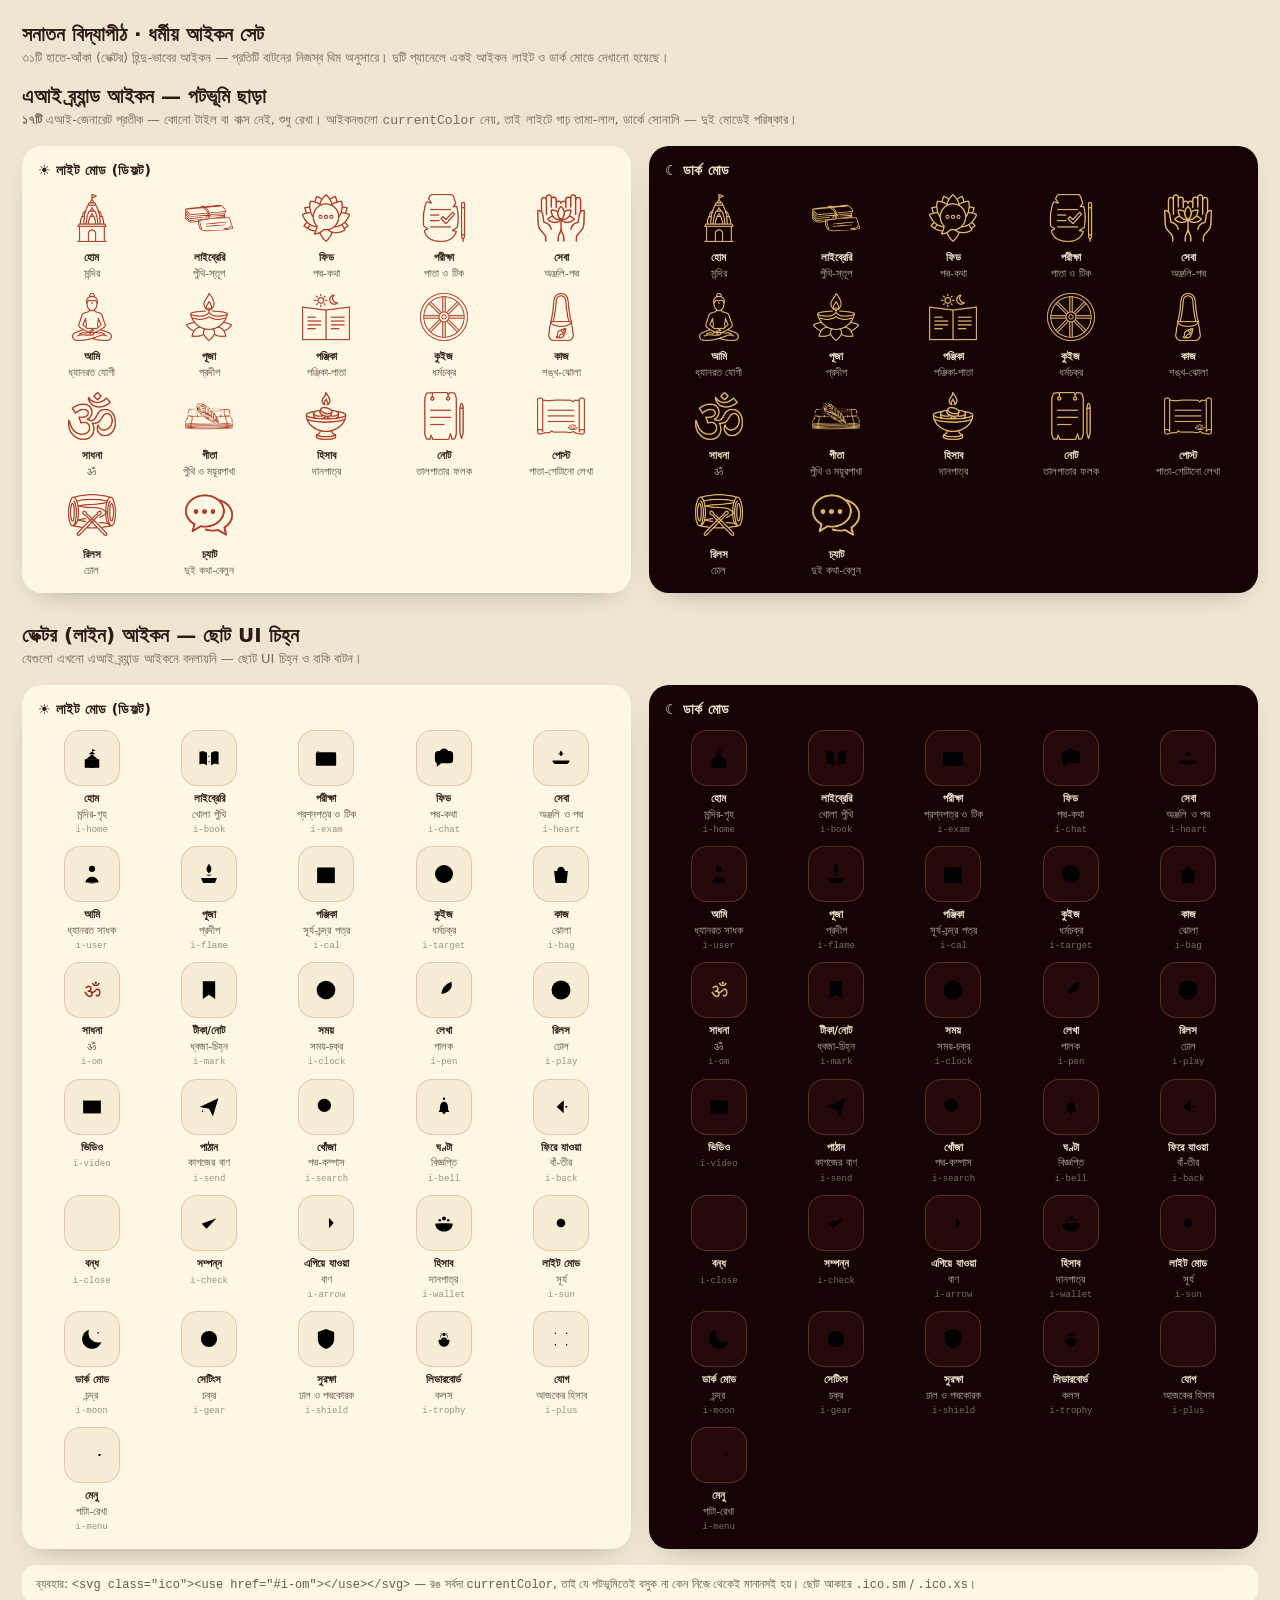
<file: docs/guide/icons-preview.html>
<!doctype html><html lang="bn"><head><meta charset="utf-8"/>
<meta name="viewport" content="width=device-width, initial-scale=1"/>
<title>সনাতন বিদ্যাপীঠ — আইকন সেট</title>
<style>
:root{--cream:#fdf7e4;--ink:#2c1a12;--red:#8c2411;--gold:#d7a94f;}
*{box-sizing:border-box}
body{margin:0;font-family:"Noto Sans Bengali","Hind Siliguri",system-ui,sans-serif;background:#efe6d2;color:var(--ink);padding:22px}
h1{font-size:20px;margin:0 0 4px}
p.sub{margin:0 0 18px;color:#7a6a58;font-size:13px}
.wrap{display:grid;gap:18px;grid-template-columns:1fr 1fr}
@media(max-width:820px){.wrap{grid-template-columns:1fr}}
.panel{border-radius:20px;padding:16px;box-shadow:0 10px 30px -18px rgba(0,0,0,.45)}
.panel.light{background:#fdf7e4;color:#2c1a12}
.panel.dark{background:#180304;color:#f3e7d2}
.panel h2{font-size:14px;margin:0 0 12px;letter-spacing:.02em}
.grid{display:grid;grid-template-columns:repeat(auto-fill,minmax(96px,1fr));gap:10px}
.cell{margin:0;display:flex;flex-direction:column;align-items:center;gap:6px;text-align:center}
.chip{width:56px;height:56px;border-radius:16px;display:grid;place-items:center}
.light .chip{background:#f7edd4;box-shadow:inset 0 0 0 1px rgba(140,36,17,.18)}
.dark .chip{background:#24080a;box-shadow:inset 0 0 0 1px rgba(232,194,116,.22)}
.ico{width:28px;height:28px}
.light .ico{color:#8c2411}
.dark .ico{color:#e8c274}
figcaption{font-size:10.5px;line-height:1.35}
figcaption b{display:block;font-size:11px}
figcaption span{display:block;opacity:.7}
figcaption code{font-size:9px;opacity:.45}
.note{margin-top:16px;font-size:12px;color:#6a5a48;background:#fdf7e4;border-radius:14px;padding:12px 14px}
</style><style>
.g-tile{grid-template-columns:repeat(auto-fill,minmax(88px,1fr))}
.icl{display:block;width:54px;height:54px;object-fit:contain}
</style></head><body>
<h1>সনাতন বিদ্যাপীঠ · ধর্মীয় আইকন সেট</h1>
<p class="sub">৩১টি হাতে-আঁকা (ভেক্টর) হিন্দু-ভাবের আইকন — প্রতিটি বাটনের নিজস্ব থিম অনুসারে। দুটি প্যানেলে একই আইকন লাইট ও ডার্ক মোডে দেখানো হয়েছে।</p>
<h1 style="margin-top:4px">এআই ব্র্যান্ড আইকন — পটভূমি ছাড়া</h1>
<p class="sub"><b>১৭টি</b> এআই-জেনারেট প্রতীক — কোনো টাইল বা বাক্স নেই, শুধু রেখা।
আইকনগুলো <code>currentColor</code> নেয়, তাই লাইটে গাঢ় তামা-লাল, ডার্কে সোনালি — দুই মোডেই পরিষ্কার।</p>
<div class="wrap">
  <section class="panel light"><h2>☀ লাইট মোড (ডিফল্ট)</h2><div class="grid g-tile"><figure class="cell"><img class="icl" src="../../app/icons/ai/home-light.png" alt="হোম"/><figcaption><b>হোম</b><span>মন্দির</span></figcaption></figure><figure class="cell"><img class="icl" src="../../app/icons/ai/library-light.png" alt="লাইব্রেরি"/><figcaption><b>লাইব্রেরি</b><span>পুঁথি-স্তূপ</span></figcaption></figure><figure class="cell"><img class="icl" src="../../app/icons/ai/feed-light.png" alt="ফিড"/><figcaption><b>ফিড</b><span>পদ্ম-কথা</span></figcaption></figure><figure class="cell"><img class="icl" src="../../app/icons/ai/exam-light.png" alt="পরীক্ষা"/><figcaption><b>পরীক্ষা</b><span>পাতা ও টিক</span></figcaption></figure><figure class="cell"><img class="icl" src="../../app/icons/ai/seva-light.png" alt="সেবা"/><figcaption><b>সেবা</b><span>অঞ্জলি-পদ্ম</span></figcaption></figure><figure class="cell"><img class="icl" src="../../app/icons/ai/me-light.png" alt="আমি"/><figcaption><b>আমি</b><span>ধ্যানরত যোগী</span></figcaption></figure><figure class="cell"><img class="icl" src="../../app/icons/ai/puja-light.png" alt="পূজা"/><figcaption><b>পূজা</b><span>প্রদীপ</span></figcaption></figure><figure class="cell"><img class="icl" src="../../app/icons/ai/panjika-light.png" alt="পঞ্জিকা"/><figcaption><b>পঞ্জিকা</b><span>পঞ্জিকা-পাতা</span></figcaption></figure><figure class="cell"><img class="icl" src="../../app/icons/ai/quiz-light.png" alt="কুইজ"/><figcaption><b>কুইজ</b><span>ধর্মচক্র</span></figcaption></figure><figure class="cell"><img class="icl" src="../../app/icons/ai/market-light.png" alt="কাজ"/><figcaption><b>কাজ</b><span>শঙ্খ-ঝোলা</span></figcaption></figure><figure class="cell"><img class="icl" src="../../app/icons/ai/om-light.png" alt="সাধনা"/><figcaption><b>সাধনা</b><span>ॐ</span></figcaption></figure><figure class="cell"><img class="icl" src="../../app/icons/ai/gita-light.png" alt="গীতা"/><figcaption><b>গীতা</b><span>পুঁথি ও ময়ূরপাখা</span></figcaption></figure><figure class="cell"><img class="icl" src="../../app/icons/ai/track-light.png" alt="হিসাব"/><figcaption><b>হিসাব</b><span>দানপাত্র</span></figcaption></figure><figure class="cell"><img class="icl" src="../../app/icons/ai/notes-light.png" alt="নোট"/><figcaption><b>নোট</b><span>তালপাতার ফলক</span></figcaption></figure><figure class="cell"><img class="icl" src="../../app/icons/ai/posts-light.png" alt="পোস্ট"/><figcaption><b>পোস্ট</b><span>পাতা-গোটানো লেখা</span></figcaption></figure><figure class="cell"><img class="icl" src="../../app/icons/ai/reels-light.png" alt="রিলস"/><figcaption><b>রিলস</b><span>ঢোল</span></figcaption></figure><figure class="cell"><img class="icl" src="../../app/icons/ai/chats-light.png" alt="চ্যাট"/><figcaption><b>চ্যাট</b><span>দুই কথা-বেলুন</span></figcaption></figure></div></section>
  <section class="panel dark"><h2>☾ ডার্ক মোড</h2><div class="grid g-tile"><figure class="cell"><img class="icl" src="../../app/icons/ai/home-dark.png" alt="হোম"/><figcaption><b>হোম</b><span>মন্দির</span></figcaption></figure><figure class="cell"><img class="icl" src="../../app/icons/ai/library-dark.png" alt="লাইব্রেরি"/><figcaption><b>লাইব্রেরি</b><span>পুঁথি-স্তূপ</span></figcaption></figure><figure class="cell"><img class="icl" src="../../app/icons/ai/feed-dark.png" alt="ফিড"/><figcaption><b>ফিড</b><span>পদ্ম-কথা</span></figcaption></figure><figure class="cell"><img class="icl" src="../../app/icons/ai/exam-dark.png" alt="পরীক্ষা"/><figcaption><b>পরীক্ষা</b><span>পাতা ও টিক</span></figcaption></figure><figure class="cell"><img class="icl" src="../../app/icons/ai/seva-dark.png" alt="সেবা"/><figcaption><b>সেবা</b><span>অঞ্জলি-পদ্ম</span></figcaption></figure><figure class="cell"><img class="icl" src="../../app/icons/ai/me-dark.png" alt="আমি"/><figcaption><b>আমি</b><span>ধ্যানরত যোগী</span></figcaption></figure><figure class="cell"><img class="icl" src="../../app/icons/ai/puja-dark.png" alt="পূজা"/><figcaption><b>পূজা</b><span>প্রদীপ</span></figcaption></figure><figure class="cell"><img class="icl" src="../../app/icons/ai/panjika-dark.png" alt="পঞ্জিকা"/><figcaption><b>পঞ্জিকা</b><span>পঞ্জিকা-পাতা</span></figcaption></figure><figure class="cell"><img class="icl" src="../../app/icons/ai/quiz-dark.png" alt="কুইজ"/><figcaption><b>কুইজ</b><span>ধর্মচক্র</span></figcaption></figure><figure class="cell"><img class="icl" src="../../app/icons/ai/market-dark.png" alt="কাজ"/><figcaption><b>কাজ</b><span>শঙ্খ-ঝোলা</span></figcaption></figure><figure class="cell"><img class="icl" src="../../app/icons/ai/om-dark.png" alt="সাধনা"/><figcaption><b>সাধনা</b><span>ॐ</span></figcaption></figure><figure class="cell"><img class="icl" src="../../app/icons/ai/gita-dark.png" alt="গীতা"/><figcaption><b>গীতা</b><span>পুঁথি ও ময়ূরপাখা</span></figcaption></figure><figure class="cell"><img class="icl" src="../../app/icons/ai/track-dark.png" alt="হিসাব"/><figcaption><b>হিসাব</b><span>দানপাত্র</span></figcaption></figure><figure class="cell"><img class="icl" src="../../app/icons/ai/notes-dark.png" alt="নোট"/><figcaption><b>নোট</b><span>তালপাতার ফলক</span></figcaption></figure><figure class="cell"><img class="icl" src="../../app/icons/ai/posts-dark.png" alt="পোস্ট"/><figcaption><b>পোস্ট</b><span>পাতা-গোটানো লেখা</span></figcaption></figure><figure class="cell"><img class="icl" src="../../app/icons/ai/reels-dark.png" alt="রিলস"/><figcaption><b>রিলস</b><span>ঢোল</span></figcaption></figure><figure class="cell"><img class="icl" src="../../app/icons/ai/chats-dark.png" alt="চ্যাট"/><figcaption><b>চ্যাট</b><span>দুই কথা-বেলুন</span></figcaption></figure></div></section>
</div>
<h1 style="margin-top:30px">ভেক্টর (লাইন) আইকন — ছোট UI চিহ্ন</h1><p class="sub">যেগুলো এখনো এআই ব্র্যান্ড আইকনে বদলায়নি — ছোট UI চিহ্ন ও বাকি বাটন।</p><svg width="0" height="0" style="position:absolute" aria-hidden="true"><defs><radialGradient id="gGlow" cx="50%" cy="50%" r="50%"><stop offset="0" stop-color="#ffd79a" stop-opacity=".85"/><stop offset="1" stop-color="#ffd79a" stop-opacity="0"/></radialGradient></defs><symbol id="i-home" viewBox="0 0 24 24"><path d="M3.6 20.4h16.8"/><path d="M5.8 20.4V13h12.4v7.4"/><path d="M10.1 20.4v-4.1a1.9 1.9 0 0 1 3.8 0v4.1"/><path d="m7 13 5-4.2 5 4.2"/><path d="m9.1 8.8 2.9-2.4 2.9 2.4"/><path d="M12 6.4V4.2"/><path d="m12 4.2 3 1.2-3 1.2"/></symbol><symbol id="i-book" viewBox="0 0 24 24"><path d="M3.8 6.7c2.4-1 4.6-.6 6.5.8v10.8c-1.9-1.4-4.1-1.8-6.5-.8z"/><path d="M20.2 6.7c-2.4-1-4.6-.6-6.5.8v10.8c1.9-1.4 4.1-1.8 6.5-.8z"/><path d="M12 7.5v10.8"/><circle cx="12" cy="10.4" r=".55"/><circle cx="12" cy="15.2" r=".55"/></symbol><symbol id="i-exam" viewBox="0 0 24 24"><path d="M4.3 7.1h15.4a1 1 0 0 1 1 1v9.6a1 1 0 0 1-1 1H4.3a1 1 0 0 1-1-1V8.1a1 1 0 0 1 1-1z"/><path d="M6.6 10.5h6.4"/><path d="M6.6 13.6h4.2"/><path d="m14.3 14.2 1.5 1.5 2.6-2.9"/><path d="M3.3 7.1c1.4-.9 2.7-1.3 4-1.1"/></symbol><symbol id="i-chat" viewBox="0 0 24 24"><path d="M4.2 8.9a3 3 0 0 1 3-3h9.6a3 3 0 0 1 3 3v4.6a3 3 0 0 1-3 3H9.6l-3.8 3v-3a3 3 0 0 1-1.6-2.6z"/><path d="M8.5 5.9C9.4 4.5 10.6 3.8 12 3.8s2.6.7 3.5 2.1"/><circle cx="9.1" cy="11.1" r=".7"/><circle cx="12" cy="11.1" r=".7"/><circle cx="14.9" cy="11.1" r=".7"/></symbol><symbol id="i-heart" viewBox="0 0 24 24"><path d="M4.7 14.2c0 1.9 1.4 3 3.1 3h8.4c1.7 0 3.1-1.1 3.1-3"/><path d="m4.7 14.2 2.1-3.4M19.3 14.2 17.2 10.8"/><path d="M12 5.6c-.9 1.1-1.4 2-1.4 2.8 0 .9.6 1.5 1.4 2 .8-.5 1.4-1.1 1.4-2 0-.8-.5-1.7-1.4-2.8z"/><path d="M9.1 8.2c.8.2 1.3.7 1.5 1.4M14.9 8.2c-.8.2-1.3.7-1.5 1.4"/></symbol><symbol id="i-user" viewBox="0 0 24 24"><circle cx="12" cy="7.6" r="2.7"/><path d="M12 5.2v.7"/><path d="M6.2 19.3c.9-3.2 3.1-4.9 5.8-4.9s4.9 1.7 5.8 4.9"/><path d="M8.3 19.3c1.2.6 2.4.9 3.7.9s2.5-.3 3.7-.9"/></symbol><symbol id="i-flame" viewBox="0 0 24 24"><path d="M5.2 15.4h13.6l-1.7 4.3H6.9z"/><path d="M12 3.3c1.4 1.9 2.1 3.4 2.1 4.7 0 1.6-1.2 2.7-2.1 3.5-.9-.8-2.1-1.9-2.1-3.5 0-1.3.7-2.8 2.1-4.7z"/><path d="M9.4 12.6c.8.6 1.7.9 2.6.9s1.8-.3 2.6-.9"/></symbol><symbol id="i-cal" viewBox="0 0 24 24"><path d="M4.4 6.4h15.2v13.4H4.4z"/><path d="M4.4 10h15.2"/><path d="M7.2 13.2h5.2M7.2 16.4h4.2"/><circle cx="16" cy="14.9" r="1.7"/><path d="M16 12.2v.8M16 16.8v.8M13.3 14.9h.8M17.9 14.9h.8"/></symbol><symbol id="i-target" viewBox="0 0 24 24"><circle cx="12" cy="12" r="7.7"/><circle cx="12" cy="12" r="3.3"/><path d="M12 4.3v3.2M12 16.5v3.2M4.3 12h3.2M16.5 12h3.2"/><path d="m6.6 6.6 2.3 2.3M15.1 15.1l2.3 2.3M17.4 6.6l-2.3 2.3M8.9 15.1l-2.3 2.3"/><circle cx="12" cy="12" r=".9"/></symbol><symbol id="i-bag" viewBox="0 0 24 24"><path d="M6.1 9.4h11.8l-1.2 10.4H7.3z"/><path d="M8.7 9.4c0-2.1 1.5-3.6 3.3-3.6s3.3 1.5 3.3 3.6"/><path d="M10.7 9.4v1.9M13.3 9.4v1.9"/><circle cx="12" cy="14.6" r="1.1"/></symbol><symbol id="i-search" viewBox="0 0 24 24"><circle cx="10.6" cy="10.6" r="5.7"/><path d="m14.9 14.9 4.2 4.2"/><circle cx="10.6" cy="10.6" r="1.2"/></symbol><symbol id="i-bell" viewBox="0 0 24 24"><path d="M7.3 16.3c.9-1 1.3-2.4 1.3-4.4 0-2.6 1.5-4.5 3.4-4.5s3.4 1.9 3.4 4.5c0 2 .4 3.4 1.3 4.4z"/><path d="M12 7.4V6.1"/><circle cx="12" cy="4.9" r="1"/><path d="M10.6 16.3c0 1 .6 1.7 1.4 1.7s1.4-.7 1.4-1.7"/><path d="M12 18v1.4"/></symbol><symbol id="i-back" viewBox="0 0 24 24"><path d="m14.3 6.3-6 5.5 6 5.5"/><circle cx="16.6" cy="11.8" r=".85"/></symbol><symbol id="i-close" viewBox="0 0 24 24"><path d="M7.2 7.2l9.6 9.6M16.8 7.2l-9.6 9.6"/></symbol><symbol id="i-mark" viewBox="0 0 24 24"><path d="M6.7 4.6h10.6v15.1l-5.3-3.7-5.3 3.7z"/><circle cx="12" cy="9.8" r="1"/></symbol><symbol id="i-play" viewBox="0 0 24 24"><circle cx="12" cy="12" r="8.1"/><path d="M10.4 8.9l4.6 3.1-4.6 3.1z"/><path d="M12 2.3v1.2M12 20.5v1.2M2.3 12h1.2M20.5 12h1.2"/></symbol><symbol id="i-check" viewBox="0 0 24 24"><path d="m5.6 12.7 4.3 4.3 8.5-9.1"/></symbol><symbol id="i-arrow" viewBox="0 0 24 24"><path d="M4.4 12h14.2"/><path d="m14.5 7.6 4.1 4.4-4.1 4.4"/><path d="M6.4 9.6 8.8 12M6.4 14.4 8.8 12"/></symbol><symbol id="i-clock" viewBox="0 0 24 24"><circle cx="12" cy="12" r="8"/><path d="M12 7.6V12l3 1.9"/><path d="M12 4v1.1M12 18.9V20M4 12h1.1M18.9 12H20"/></symbol><symbol id="i-wallet" viewBox="0 0 24 24"><path d="M4.5 12.4h15c0 4.1-3.3 6.9-7.5 6.9s-7.5-2.8-7.5-6.9z"/><circle cx="12" cy="8.2" r="1.7"/><circle cx="8.4" cy="9.6" r="1.1"/><circle cx="15.6" cy="9.6" r="1.1"/><path d="M6.9 12.4c1.4.8 3.1 1.2 5.1 1.2s3.7-.4 5.1-1.2"/></symbol><symbol id="i-sun" viewBox="0 0 24 24"><circle cx="12" cy="12" r="3.7"/><circle cx="12" cy="12" r=".8"/><path d="M12 2.9v2.1M12 19v2.1M2.9 12h2.1M19 12h2.1M5.6 5.6l1.5 1.5M16.9 16.9l1.5 1.5M18.4 5.6l-1.5 1.5M7.1 16.9l-1.5 1.5"/></symbol><symbol id="i-gear" viewBox="0 0 24 24"><circle cx="12" cy="12" r="6.9"/><circle cx="12" cy="12" r="2.7"/><path d="M12 5.1v1.9M12 17v1.9M5.1 12h1.9M17 12h1.9"/><path d="m7.4 7.4 1.3 1.3M15.3 15.3l1.3 1.3M16.6 7.4l-1.3 1.3M8.7 15.3l-1.3 1.3"/></symbol><symbol id="i-shield" viewBox="0 0 24 24"><path d="M12 3.4 19 6v6c0 4.3-3 7.2-7 8.6-4-1.4-7-4.3-7-8.6V6z"/><path d="M12 8.9c-1.2 1.4-1.8 2.4-1.8 3.4 0 1 .8 1.8 1.8 2.4 1-.6 1.8-1.4 1.8-2.4 0-1-.6-2-1.8-3.4z"/></symbol><symbol id="i-trophy" viewBox="0 0 24 24"><path d="M7.2 12.6h9.6c0 3.7-2.1 6-4.8 6s-4.8-2.3-4.8-6z"/><path d="M9.4 12.6c0-1.1 1.1-1.8 2.6-1.8s2.6.7 2.6 1.8"/><circle cx="12" cy="8.1" r="1.4"/><path d="M8.9 11.4c-.4-1.9.1-3.3 1.3-4.2M15.1 11.4c.4-1.9-.1-3.3-1.3-4.2"/><path d="M8.4 7.6c.9-.4 1.8-.4 2.6 0M15.6 7.6c-.9-.4-1.8-.4-2.6 0"/><path d="M7 20.4h10"/></symbol><symbol id="i-plus" viewBox="0 0 24 24"><path d="M12 5.2v13.6M5.2 12h13.6"/><circle cx="7.1" cy="7.1" r=".62"/><circle cx="16.9" cy="7.1" r=".62"/><circle cx="7.1" cy="16.9" r=".62"/><circle cx="16.9" cy="16.9" r=".62"/></symbol><symbol id="i-om" viewBox="0 0 24 24"><text x="12" y="18.1" text-anchor="middle" font-size="17.5" font-family="Noto Sans Devanagari, Nirmala UI, Mangal, serif" fill="currentColor" stroke="none">ॐ</text></symbol><symbol id="i-moon" viewBox="0 0 24 24"><path d="M20 14.5A8.2 8.2 0 0 1 9.5 4a8.4 8.4 0 1 0 10.5 10.5z"/><circle cx="17.2" cy="6.6" r=".7"/></symbol><symbol id="i-menu" viewBox="0 0 24 24"><path d="M4 7.4h16M4 12h10.6M4 16.6h16"/><circle cx="18.4" cy="12" r="1"/></symbol><symbol id="i-pen" viewBox="0 0 24 24"><path d="M18.1 4.7c1.3 2.5.6 5.6-1.6 7.8-1.9 1.9-4.5 2.9-6.8 2.6.3-2.3 1.3-4.9 3.2-6.8 1.9-1.9 4.1-2.4 5.2-3.6z"/><path d="m9.9 15.9-4.6 4.6"/><path d="M14.2 8.2 11.9 10.5M11.9 12.9 9.6 15.2"/></symbol><symbol id="i-video" viewBox="0 0 24 24"><path d="M4.4 6.5h15.2v11H4.4z"/><path d="M9.9 9.7l4.3 2.3-4.3 2.3z"/><path d="M7 9.5v5M17 9.5v5"/></symbol><symbol id="i-send" viewBox="0 0 24 24"><path d="M4 12 20 4.6 15.4 20 12 13.6z"/><path d="m12 13.6 8-9"/><circle cx="6.4" cy="15.6" r=".6"/></symbol></svg>
<div class="wrap">
  <section class="panel light"><h2>☀ লাইট মোড (ডিফল্ট)</h2><div class="grid"><figure class="cell"><div class="chip"><svg class="ico" aria-hidden="true"><use href="#i-home"></use></svg></div><figcaption><b>হোম</b><span>মন্দির-গৃহ</span><code>i-home</code></figcaption></figure><figure class="cell"><div class="chip"><svg class="ico" aria-hidden="true"><use href="#i-book"></use></svg></div><figcaption><b>লাইব্রেরি</b><span>খোলা পুঁথি</span><code>i-book</code></figcaption></figure><figure class="cell"><div class="chip"><svg class="ico" aria-hidden="true"><use href="#i-exam"></use></svg></div><figcaption><b>পরীক্ষা</b><span>প্রশ্নপত্র ও টিক</span><code>i-exam</code></figcaption></figure><figure class="cell"><div class="chip"><svg class="ico" aria-hidden="true"><use href="#i-chat"></use></svg></div><figcaption><b>ফিড</b><span>পদ্ম-কথা</span><code>i-chat</code></figcaption></figure><figure class="cell"><div class="chip"><svg class="ico" aria-hidden="true"><use href="#i-heart"></use></svg></div><figcaption><b>সেবা</b><span>অঞ্জলি ও পদ্ম</span><code>i-heart</code></figcaption></figure><figure class="cell"><div class="chip"><svg class="ico" aria-hidden="true"><use href="#i-user"></use></svg></div><figcaption><b>আমি</b><span>ধ্যানরত সাধক</span><code>i-user</code></figcaption></figure><figure class="cell"><div class="chip"><svg class="ico" aria-hidden="true"><use href="#i-flame"></use></svg></div><figcaption><b>পূজা</b><span>প্রদীপ</span><code>i-flame</code></figcaption></figure><figure class="cell"><div class="chip"><svg class="ico" aria-hidden="true"><use href="#i-cal"></use></svg></div><figcaption><b>পঞ্জিকা</b><span>সূর্য-চন্দ্র পত্র</span><code>i-cal</code></figcaption></figure><figure class="cell"><div class="chip"><svg class="ico" aria-hidden="true"><use href="#i-target"></use></svg></div><figcaption><b>কুইজ</b><span>ধর্মচক্র</span><code>i-target</code></figcaption></figure><figure class="cell"><div class="chip"><svg class="ico" aria-hidden="true"><use href="#i-bag"></use></svg></div><figcaption><b>কাজ</b><span>ঝোলা</span><code>i-bag</code></figcaption></figure><figure class="cell"><div class="chip"><svg class="ico" aria-hidden="true"><use href="#i-om"></use></svg></div><figcaption><b>সাধনা</b><span>ॐ</span><code>i-om</code></figcaption></figure><figure class="cell"><div class="chip"><svg class="ico" aria-hidden="true"><use href="#i-mark"></use></svg></div><figcaption><b>টীকা/নোট</b><span>ধ্বজা-চিহ্ন</span><code>i-mark</code></figcaption></figure><figure class="cell"><div class="chip"><svg class="ico" aria-hidden="true"><use href="#i-clock"></use></svg></div><figcaption><b>সময়</b><span>সময়-চক্র</span><code>i-clock</code></figcaption></figure><figure class="cell"><div class="chip"><svg class="ico" aria-hidden="true"><use href="#i-pen"></use></svg></div><figcaption><b>লেখা</b><span>পালক</span><code>i-pen</code></figcaption></figure><figure class="cell"><div class="chip"><svg class="ico" aria-hidden="true"><use href="#i-play"></use></svg></div><figcaption><b>রিলস</b><span>ঢোল</span><code>i-play</code></figcaption></figure><figure class="cell"><div class="chip"><svg class="ico" aria-hidden="true"><use href="#i-video"></use></svg></div><figcaption><b>ভিডিও</b><span></span><code>i-video</code></figcaption></figure><figure class="cell"><div class="chip"><svg class="ico" aria-hidden="true"><use href="#i-send"></use></svg></div><figcaption><b>পাঠান</b><span>কাগজের বাণ</span><code>i-send</code></figcaption></figure><figure class="cell"><div class="chip"><svg class="ico" aria-hidden="true"><use href="#i-search"></use></svg></div><figcaption><b>খোঁজা</b><span>পদ্ম-কম্পাস</span><code>i-search</code></figcaption></figure><figure class="cell"><div class="chip"><svg class="ico" aria-hidden="true"><use href="#i-bell"></use></svg></div><figcaption><b>ঘণ্টা</b><span>বিজ্ঞপ্তি</span><code>i-bell</code></figcaption></figure><figure class="cell"><div class="chip"><svg class="ico" aria-hidden="true"><use href="#i-back"></use></svg></div><figcaption><b>ফিরে যাওয়া</b><span>বাঁ-তীর</span><code>i-back</code></figcaption></figure><figure class="cell"><div class="chip"><svg class="ico" aria-hidden="true"><use href="#i-close"></use></svg></div><figcaption><b>বন্ধ</b><span></span><code>i-close</code></figcaption></figure><figure class="cell"><div class="chip"><svg class="ico" aria-hidden="true"><use href="#i-check"></use></svg></div><figcaption><b>সম্পন্ন</b><span></span><code>i-check</code></figcaption></figure><figure class="cell"><div class="chip"><svg class="ico" aria-hidden="true"><use href="#i-arrow"></use></svg></div><figcaption><b>এগিয়ে যাওয়া</b><span>বাণ</span><code>i-arrow</code></figcaption></figure><figure class="cell"><div class="chip"><svg class="ico" aria-hidden="true"><use href="#i-wallet"></use></svg></div><figcaption><b>হিসাব</b><span>দানপাত্র</span><code>i-wallet</code></figcaption></figure><figure class="cell"><div class="chip"><svg class="ico" aria-hidden="true"><use href="#i-sun"></use></svg></div><figcaption><b>লাইট মোড</b><span>সূর্য</span><code>i-sun</code></figcaption></figure><figure class="cell"><div class="chip"><svg class="ico" aria-hidden="true"><use href="#i-moon"></use></svg></div><figcaption><b>ডার্ক মোড</b><span>চন্দ্র</span><code>i-moon</code></figcaption></figure><figure class="cell"><div class="chip"><svg class="ico" aria-hidden="true"><use href="#i-gear"></use></svg></div><figcaption><b>সেটিংস</b><span>চক্র</span><code>i-gear</code></figcaption></figure><figure class="cell"><div class="chip"><svg class="ico" aria-hidden="true"><use href="#i-shield"></use></svg></div><figcaption><b>সুরক্ষা</b><span>ঢাল ও পদ্মকোরক</span><code>i-shield</code></figcaption></figure><figure class="cell"><div class="chip"><svg class="ico" aria-hidden="true"><use href="#i-trophy"></use></svg></div><figcaption><b>লিডারবোর্ড</b><span>কলস</span><code>i-trophy</code></figcaption></figure><figure class="cell"><div class="chip"><svg class="ico" aria-hidden="true"><use href="#i-plus"></use></svg></div><figcaption><b>যোগ</b><span>আজকের হিসাব</span><code>i-plus</code></figcaption></figure><figure class="cell"><div class="chip"><svg class="ico" aria-hidden="true"><use href="#i-menu"></use></svg></div><figcaption><b>মেনু</b><span>পাটা-রেখা</span><code>i-menu</code></figcaption></figure></div></section>
  <section class="panel dark"><h2>☾ ডার্ক মোড</h2><div class="grid"><figure class="cell"><div class="chip"><svg class="ico" aria-hidden="true"><use href="#i-home"></use></svg></div><figcaption><b>হোম</b><span>মন্দির-গৃহ</span><code>i-home</code></figcaption></figure><figure class="cell"><div class="chip"><svg class="ico" aria-hidden="true"><use href="#i-book"></use></svg></div><figcaption><b>লাইব্রেরি</b><span>খোলা পুঁথি</span><code>i-book</code></figcaption></figure><figure class="cell"><div class="chip"><svg class="ico" aria-hidden="true"><use href="#i-exam"></use></svg></div><figcaption><b>পরীক্ষা</b><span>প্রশ্নপত্র ও টিক</span><code>i-exam</code></figcaption></figure><figure class="cell"><div class="chip"><svg class="ico" aria-hidden="true"><use href="#i-chat"></use></svg></div><figcaption><b>ফিড</b><span>পদ্ম-কথা</span><code>i-chat</code></figcaption></figure><figure class="cell"><div class="chip"><svg class="ico" aria-hidden="true"><use href="#i-heart"></use></svg></div><figcaption><b>সেবা</b><span>অঞ্জলি ও পদ্ম</span><code>i-heart</code></figcaption></figure><figure class="cell"><div class="chip"><svg class="ico" aria-hidden="true"><use href="#i-user"></use></svg></div><figcaption><b>আমি</b><span>ধ্যানরত সাধক</span><code>i-user</code></figcaption></figure><figure class="cell"><div class="chip"><svg class="ico" aria-hidden="true"><use href="#i-flame"></use></svg></div><figcaption><b>পূজা</b><span>প্রদীপ</span><code>i-flame</code></figcaption></figure><figure class="cell"><div class="chip"><svg class="ico" aria-hidden="true"><use href="#i-cal"></use></svg></div><figcaption><b>পঞ্জিকা</b><span>সূর্য-চন্দ্র পত্র</span><code>i-cal</code></figcaption></figure><figure class="cell"><div class="chip"><svg class="ico" aria-hidden="true"><use href="#i-target"></use></svg></div><figcaption><b>কুইজ</b><span>ধর্মচক্র</span><code>i-target</code></figcaption></figure><figure class="cell"><div class="chip"><svg class="ico" aria-hidden="true"><use href="#i-bag"></use></svg></div><figcaption><b>কাজ</b><span>ঝোলা</span><code>i-bag</code></figcaption></figure><figure class="cell"><div class="chip"><svg class="ico" aria-hidden="true"><use href="#i-om"></use></svg></div><figcaption><b>সাধনা</b><span>ॐ</span><code>i-om</code></figcaption></figure><figure class="cell"><div class="chip"><svg class="ico" aria-hidden="true"><use href="#i-mark"></use></svg></div><figcaption><b>টীকা/নোট</b><span>ধ্বজা-চিহ্ন</span><code>i-mark</code></figcaption></figure><figure class="cell"><div class="chip"><svg class="ico" aria-hidden="true"><use href="#i-clock"></use></svg></div><figcaption><b>সময়</b><span>সময়-চক্র</span><code>i-clock</code></figcaption></figure><figure class="cell"><div class="chip"><svg class="ico" aria-hidden="true"><use href="#i-pen"></use></svg></div><figcaption><b>লেখা</b><span>পালক</span><code>i-pen</code></figcaption></figure><figure class="cell"><div class="chip"><svg class="ico" aria-hidden="true"><use href="#i-play"></use></svg></div><figcaption><b>রিলস</b><span>ঢোল</span><code>i-play</code></figcaption></figure><figure class="cell"><div class="chip"><svg class="ico" aria-hidden="true"><use href="#i-video"></use></svg></div><figcaption><b>ভিডিও</b><span></span><code>i-video</code></figcaption></figure><figure class="cell"><div class="chip"><svg class="ico" aria-hidden="true"><use href="#i-send"></use></svg></div><figcaption><b>পাঠান</b><span>কাগজের বাণ</span><code>i-send</code></figcaption></figure><figure class="cell"><div class="chip"><svg class="ico" aria-hidden="true"><use href="#i-search"></use></svg></div><figcaption><b>খোঁজা</b><span>পদ্ম-কম্পাস</span><code>i-search</code></figcaption></figure><figure class="cell"><div class="chip"><svg class="ico" aria-hidden="true"><use href="#i-bell"></use></svg></div><figcaption><b>ঘণ্টা</b><span>বিজ্ঞপ্তি</span><code>i-bell</code></figcaption></figure><figure class="cell"><div class="chip"><svg class="ico" aria-hidden="true"><use href="#i-back"></use></svg></div><figcaption><b>ফিরে যাওয়া</b><span>বাঁ-তীর</span><code>i-back</code></figcaption></figure><figure class="cell"><div class="chip"><svg class="ico" aria-hidden="true"><use href="#i-close"></use></svg></div><figcaption><b>বন্ধ</b><span></span><code>i-close</code></figcaption></figure><figure class="cell"><div class="chip"><svg class="ico" aria-hidden="true"><use href="#i-check"></use></svg></div><figcaption><b>সম্পন্ন</b><span></span><code>i-check</code></figcaption></figure><figure class="cell"><div class="chip"><svg class="ico" aria-hidden="true"><use href="#i-arrow"></use></svg></div><figcaption><b>এগিয়ে যাওয়া</b><span>বাণ</span><code>i-arrow</code></figcaption></figure><figure class="cell"><div class="chip"><svg class="ico" aria-hidden="true"><use href="#i-wallet"></use></svg></div><figcaption><b>হিসাব</b><span>দানপাত্র</span><code>i-wallet</code></figcaption></figure><figure class="cell"><div class="chip"><svg class="ico" aria-hidden="true"><use href="#i-sun"></use></svg></div><figcaption><b>লাইট মোড</b><span>সূর্য</span><code>i-sun</code></figcaption></figure><figure class="cell"><div class="chip"><svg class="ico" aria-hidden="true"><use href="#i-moon"></use></svg></div><figcaption><b>ডার্ক মোড</b><span>চন্দ্র</span><code>i-moon</code></figcaption></figure><figure class="cell"><div class="chip"><svg class="ico" aria-hidden="true"><use href="#i-gear"></use></svg></div><figcaption><b>সেটিংস</b><span>চক্র</span><code>i-gear</code></figcaption></figure><figure class="cell"><div class="chip"><svg class="ico" aria-hidden="true"><use href="#i-shield"></use></svg></div><figcaption><b>সুরক্ষা</b><span>ঢাল ও পদ্মকোরক</span><code>i-shield</code></figcaption></figure><figure class="cell"><div class="chip"><svg class="ico" aria-hidden="true"><use href="#i-trophy"></use></svg></div><figcaption><b>লিডারবোর্ড</b><span>কলস</span><code>i-trophy</code></figcaption></figure><figure class="cell"><div class="chip"><svg class="ico" aria-hidden="true"><use href="#i-plus"></use></svg></div><figcaption><b>যোগ</b><span>আজকের হিসাব</span><code>i-plus</code></figcaption></figure><figure class="cell"><div class="chip"><svg class="ico" aria-hidden="true"><use href="#i-menu"></use></svg></div><figcaption><b>মেনু</b><span>পাটা-রেখা</span><code>i-menu</code></figcaption></figure></div></section>
</div>
<div class="note">ব্যবহার: <code>&lt;svg class="ico"&gt;&lt;use href="#i-om"&gt;&lt;/use&gt;&lt;/svg&gt;</code> — রঙ সর্বদা <code>currentColor</code>, তাই যে পটভূমিতেই বসুক না কেন নিজে থেকেই মানানসই হয়। ছোট আকারে <code>.ico.sm</code> / <code>.ico.xs</code>।</div>
</body></html>
</file>
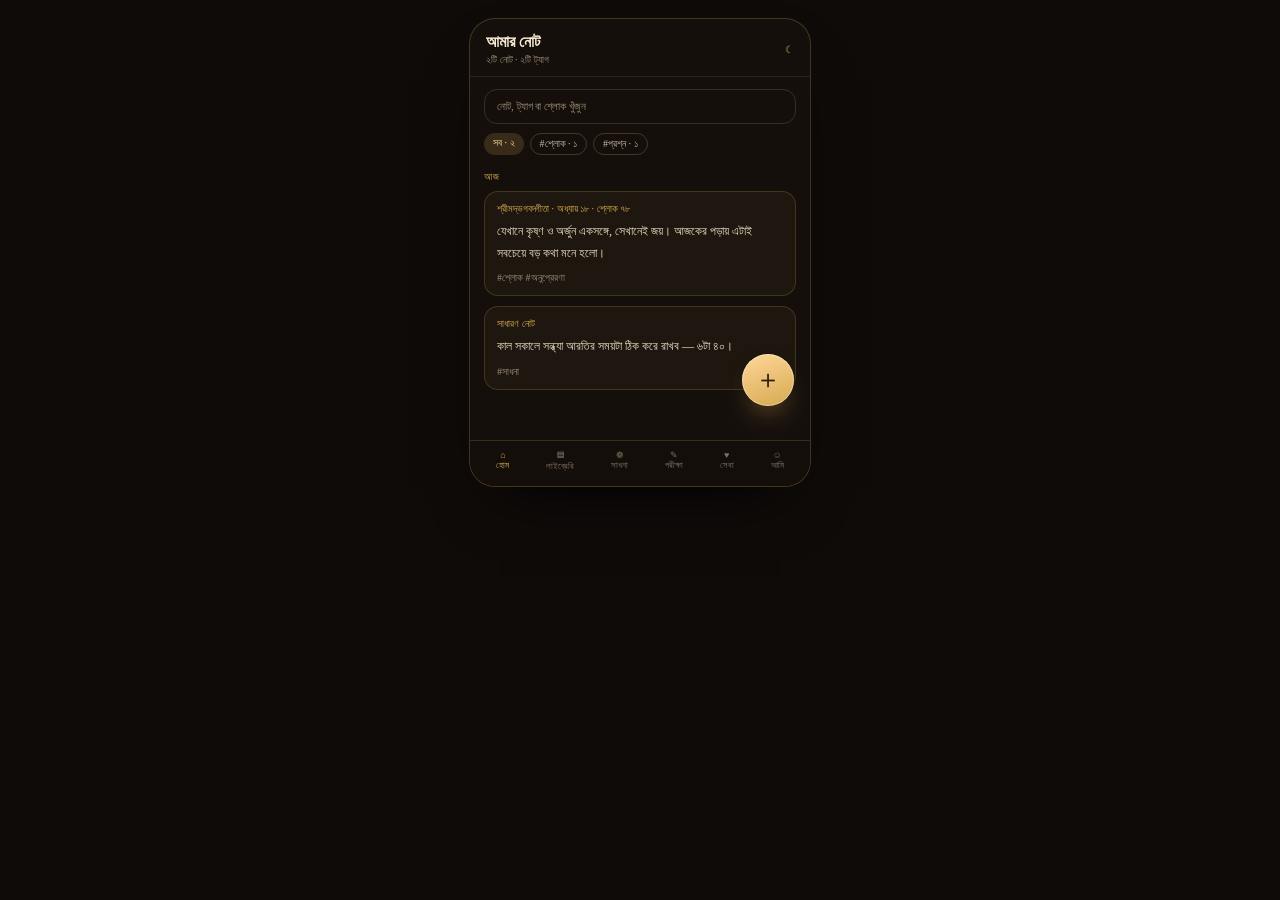
<file: docs/guide/notes-preview.html>
<!DOCTYPE html>
<html lang="bn">
<head><meta charset="utf-8"/><meta name="viewport" content="width=device-width,initial-scale=1"/>
<title>＋ বাটন — নেভিগেশন-বারের বাইরে</title></head>
<body style="margin:0;background:#0f0b09;font-family:'Noto Serif Bengali',Georgia,serif;display:flex;justify-content:center;padding:18px">

<div style="width:340px;background:#150f0c;border:1px solid rgba(215,169,79,.25);border-radius:26px;overflow:hidden;box-shadow:0 30px 60px -30px #000;position:relative">

  <!-- শিরোনাম -->
  <div style="padding:14px 16px 10px;display:flex;align-items:center;gap:10px;border-bottom:1px solid rgba(215,169,79,.12)">
    <div style="flex:1">
      <div style="font-size:16px;font-weight:700;color:#f6ead2">আমার নোট</div>
      <div style="font-size:10px;color:#9c8a74;margin-top:3px">২টি নোট · ২টি ট্যাগ</div>
    </div>
    <span style="font-size:10px;color:#d7a94f">☾</span>
  </div>

  <!-- বিষয়বস্তু -->
  <div style="padding:12px 14px 96px">
    <div style="border:1px solid rgba(215,169,79,.2);border-radius:13px;padding:10px 12px;color:#9c8a74;font-size:11px">নোট, ট্যাগ বা শ্লোক খুঁজুন</div>
    <div style="display:flex;gap:6px;margin-top:9px;flex-wrap:wrap">
      <span style="font-size:10px;padding:4px 9px;border-radius:99px;background:rgba(215,169,79,.18);color:#ffe0a3">সব · ২</span>
      <span style="font-size:10px;padding:4px 9px;border-radius:99px;border:1px solid rgba(215,169,79,.25);color:#c6b79f">#শ্লোক · ১</span>
      <span style="font-size:10px;padding:4px 9px;border-radius:99px;border:1px solid rgba(215,169,79,.25);color:#c6b79f">#প্রশ্ন · ১</span>
    </div>

    <div style="font-size:10px;letter-spacing:1.4px;color:#d7a94f;margin:16px 0 8px">আজ</div>
    <div style="border:1px solid rgba(215,169,79,.2);border-radius:14px;padding:11px 12px;background:rgba(215,169,79,.05)">
      <div style="font-size:10px;color:#d7a94f">শ্রীমদ্ভগবদ্গীতা · অধ্যায় ১৮ · শ্লোক ৭৮</div>
      <div style="font-size:12px;color:#eadcc4;line-height:1.8;margin-top:6px">যেখানে কৃষ্ণ ও অর্জুন একসঙ্গে, সেখানেই জয়। আজকের পড়ায় এটাই সবচেয়ে বড় কথা মনে হলো।</div>
      <div style="font-size:10px;color:#9c8a74;margin-top:8px">#শ্লোক #অনুপ্রেরণা</div>
    </div>

    <div style="border:1px solid rgba(215,169,79,.2);border-radius:14px;padding:11px 12px;margin-top:10px;background:rgba(215,169,79,.05)">
      <div style="font-size:10px;color:#d7a94f">সাধারণ নোট</div>
      <div style="font-size:12px;color:#eadcc4;line-height:1.8;margin-top:6px">কাল সকালে সন্ধ্যা আরতির সময়টা ঠিক করে রাখব — ৬টা ৪০।</div>
      <div style="font-size:10px;color:#9c8a74;margin-top:8px">#সাধনা</div>
    </div>
  </div>

  <!-- নেভিগেশন বার (৬টি) -->
  <div style="position:absolute;left:0;right:0;bottom:0;display:flex;justify-content:space-around;padding:9px 8px 14px;background:rgba(20,14,11,.96);border-top:1px solid rgba(215,169,79,.2)">
    <div style="text-align:center;font-size:9px;color:#d7a94f">⌂<div>হোম</div></div>
    <div style="text-align:center;font-size:9px;color:#7d6d5c">▤<div>লাইব্রেরি</div></div>
    <div style="text-align:center;font-size:9px;color:#7d6d5c">❁<div>সাধনা</div></div>
    <div style="text-align:center;font-size:9px;color:#7d6d5c">✎<div>পরীক্ষা</div></div>
    <div style="text-align:center;font-size:9px;color:#7d6d5c">♥<div>সেবা</div></div>
    <div style="text-align:center;font-size:9px;color:#7d6d5c">☺<div>আমি</div></div>
  </div>

  <!-- ভাসমান ＋ — বারের বাইরে, ডান পাশে -->
  <div style="position:absolute;right:16px;bottom:80px;width:52px;height:52px;border-radius:50%;
    display:flex;align-items:center;justify-content:center;font-size:26px;font-weight:300;color:#2b1a0e;
    background:linear-gradient(160deg,#ffd79a,#d7a94f);
    box-shadow:0 14px 28px -14px rgba(215,169,79,.95),0 4px 12px rgba(0,0,0,.4),inset 0 0 0 1px rgba(255,255,255,.35)">＋</div>

</div>
</body>
</html>
</file>
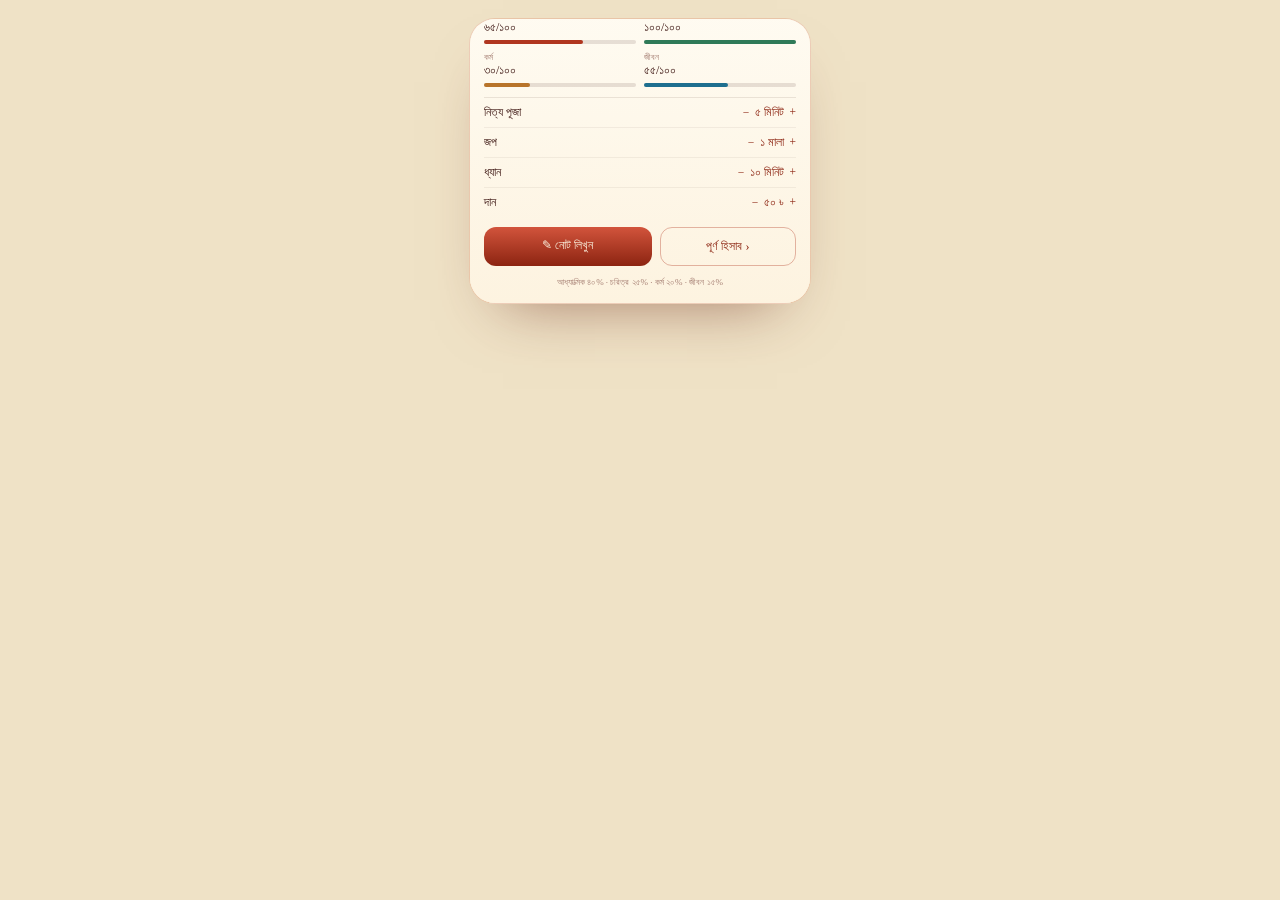
<file: docs/guide/plus-panel-preview.html>
<!DOCTYPE html>
<html lang="bn">
<head><meta charset="utf-8"/><meta name="viewport" content="width=device-width,initial-scale=1"/>
<title>＋ প্যানেল — আজকের হিসাব (লাইট মোড)</title></head>
<body style="margin:0;background:#efe2c6;font-family:'Noto Serif Bengali',Georgia,serif;display:flex;justify-content:center;padding:18px">

<div style="width:340px;background:linear-gradient(180deg,#fdf7e4,#f8edcf);border:1px solid rgba(176,54,31,.22);border-radius:26px;overflow:hidden;position:relative;box-shadow:0 30px 60px -34px rgba(107,41,26,.6)">

  <!-- শিরোনাম -->
  <div style="padding:14px 16px 10px;border-bottom:1px solid rgba(176,54,31,.12)">
    <div style="font-size:16px;font-weight:700;color:#7a2a18">সনাতন বিদ্যাপীঠ</div>
    <div style="font-size:10px;color:#a88276;margin-top:3px">শুভ সন্ধ্যা · ১৭ নভেম্বর</div>
  </div>

  <!-- পেছনের পাতা (ঝাপসা) -->
  <div style="padding:14px;filter:blur(1.2px);opacity:.75">
    <div style="border:1px solid rgba(176,54,31,.2);border-radius:16px;padding:14px;background:rgba(255,253,244,.9)">
      <div style="font-size:11px;color:#a83a22">চলমান পাঠ</div>
      <div style="font-size:13px;color:#3b1410;margin-top:6px">শ্রীমদ্ভগবদ্গীতা · ১৮.৭৮</div>
      <div style="height:6px"></div>
      <div style="height:5px;border-radius:9px;background:rgba(59,20,16,.12)"><div style="width:88%;height:5px;border-radius:9px;background:linear-gradient(90deg,#d2543c,#8c2411)"></div></div>
    </div>
    <div style="height:10px"></div>
    <div style="border:1px solid rgba(176,54,31,.16);border-radius:16px;padding:14px;background:rgba(255,253,244,.7)">
      <div style="font-size:11px;color:#a83a22">আজকের সাধনা</div>
      <div style="font-size:12px;color:#5a2a21;margin-top:8px">☑ নিত্যকর্ম · ☐ গীতা পাঠ · ☐ সন্ধ্যা আরতি</div>
    </div>
  </div>

  <!-- নেভিগেশন -->
  <div style="display:flex;justify-content:space-around;padding:9px 8px 14px;background:linear-gradient(180deg,rgba(253,247,228,.65),#faf0db);border-top:1px solid rgba(176,54,31,.2)">
    <div style="text-align:center;font-size:9px;color:#8c2411">⌂<div>হোম</div></div>
    <div style="text-align:center;font-size:9px;color:#a88276">▤<div>লাইব্রেরি</div></div>
    <div style="text-align:center;font-size:9px;color:#a88276">❁<div>সাধনা</div></div>
    <div style="text-align:center;font-size:9px;color:#a88276">✎<div>পরীক্ষা</div></div>
    <div style="text-align:center;font-size:9px;color:#a88276">♥<div>সেবা</div></div>
    <div style="text-align:center;font-size:9px;color:#a88276">☺<div>আমি</div></div>
  </div>

  <!-- ভাসমান ＋ -->
  <div style="position:absolute;right:16px;bottom:78px;width:52px;height:52px;border-radius:50%;
    display:flex;align-items:center;justify-content:center;font-size:26px;color:#fdf7e4;
    background:linear-gradient(180deg,#d2543c,#8c2411);
    box-shadow:0 14px 26px -14px rgba(176,54,31,.85),0 4px 12px rgba(107,41,26,.22)">＋</div>

  <!-- ওঠা প্যানেল -->
  <div style="position:absolute;left:0;right:0;bottom:0;background:linear-gradient(180deg,#fffdf6,#fdf3e0);
    border-top:1px solid rgba(176,54,31,.3);border-radius:22px 22px 0 0;padding:10px 14px 14px;
    box-shadow:0 -22px 44px -22px rgba(107,41,26,.45)">
    <div style="width:38px;height:4px;border-radius:99px;background:rgba(176,54,31,.3);margin:2px auto 12px"></div>

    <div style="display:flex;align-items:flex-start;gap:8px">
      <div style="flex:1">
        <div style="font-size:10px;color:#a88276">আজকের হিসাব · দৈনন্দিন ট্র্যাক</div>
        <div style="font-size:20px;font-weight:700;color:#8f2612;margin-top:4px">৪০ <span style="font-size:10px;color:#a88276;font-weight:400">/ ১০০ পয়েন্ট</span></div>
      </div>
      <span style="font-size:14px;color:#b0361f">✕</span>
    </div>

    <div style="display:grid;grid-template-columns:1fr 1fr;gap:8px;margin-top:10px">
      <div><div style="font-size:9px;color:#a88276">আধ্যাত্মিক</div><div style="font-size:12px;color:#3b1410">৬৫/১০০</div><div style="height:4px;border-radius:9px;background:rgba(59,20,16,.12);margin-top:5px"><div style="width:65%;height:4px;border-radius:9px;background:#b0361f"></div></div></div>
      <div><div style="font-size:9px;color:#a88276">চরিত্র</div><div style="font-size:12px;color:#3b1410">১০০/১০০</div><div style="height:4px;border-radius:9px;background:rgba(59,20,16,.12);margin-top:5px"><div style="width:100%;height:4px;border-radius:9px;background:#2f7a58"></div></div></div>
      <div><div style="font-size:9px;color:#a88276">কর্ম</div><div style="font-size:12px;color:#3b1410">৩০/১০০</div><div style="height:4px;border-radius:9px;background:rgba(59,20,16,.12);margin-top:5px"><div style="width:30%;height:4px;border-radius:9px;background:#b8742a"></div></div></div>
      <div><div style="font-size:9px;color:#a88276">জীবন</div><div style="font-size:12px;color:#3b1410">৫৫/১০০</div><div style="height:4px;border-radius:9px;background:rgba(59,20,16,.12);margin-top:5px"><div style="width:55%;height:4px;border-radius:9px;background:#1e6f8f"></div></div></div>
    </div>

    <div style="border-top:1px solid rgba(59,20,16,.1);margin-top:10px">
      <div style="display:flex;align-items:center;padding:8px 0;font-size:11.5px;color:#3b1410">নিত্য পূজা<span style="flex:1"></span><span style="color:#8c2411">− &nbsp;৫ মিনিট&nbsp; +</span></div>
      <div style="display:flex;align-items:center;padding:8px 0;font-size:11.5px;color:#3b1410;border-top:1px solid rgba(59,20,16,.06)">জপ<span style="flex:1"></span><span style="color:#8c2411">− &nbsp;১ মালা&nbsp; +</span></div>
      <div style="display:flex;align-items:center;padding:8px 0;font-size:11.5px;color:#3b1410;border-top:1px solid rgba(59,20,16,.06)">ধ্যান<span style="flex:1"></span><span style="color:#8c2411">− &nbsp;১০ মিনিট&nbsp; +</span></div>
      <div style="display:flex;align-items:center;padding:8px 0;font-size:11.5px;color:#3b1410;border-top:1px solid rgba(59,20,16,.06)">দান<span style="flex:1"></span><span style="color:#8c2411">− &nbsp;৫০ ৳&nbsp; +</span></div>
    </div>

    <div style="display:flex;gap:8px;margin-top:10px">
      <div style="flex:1.3;text-align:center;padding:11px;border-radius:12px;color:#fdf7e4;font-size:12px;background:linear-gradient(180deg,#d2543c,#8c2411)">✎ নোট লিখুন</div>
      <div style="flex:1;text-align:center;padding:11px;border-radius:12px;color:#8c2411;font-size:12px;border:1px solid rgba(176,54,31,.35)">পূর্ণ হিসাব ›</div>
    </div>
    <p style="font-size:9px;color:#a88276;text-align:center;margin:9px 0 0;line-height:1.6">আধ্যাত্মিক ৪০% · চরিত্র ২৫% · কর্ম ২০% · জীবন ১৫%</p>
  </div>

</div>
</body>
</html>
</file>
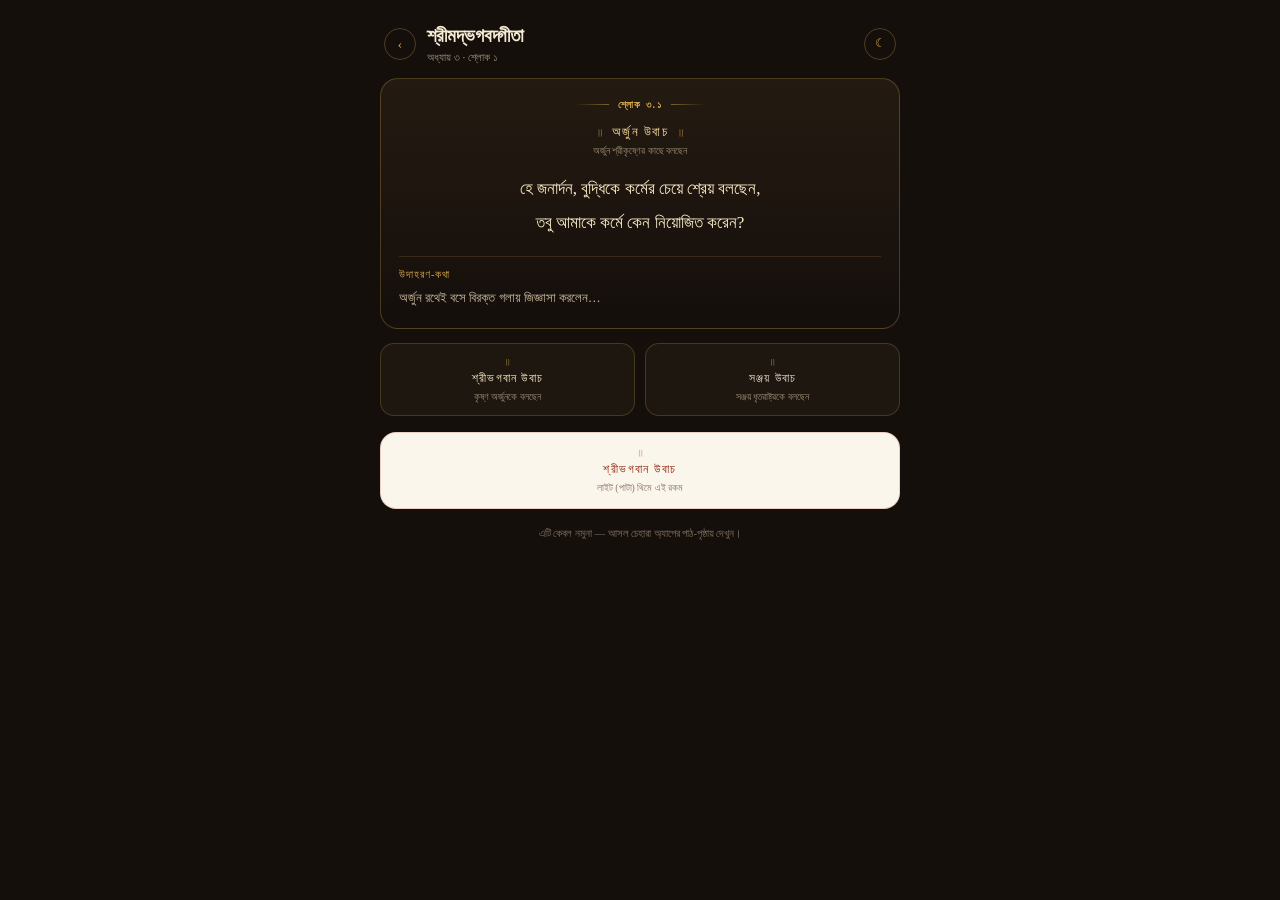
<file: docs/guide/ubacha-preview.html>
<!DOCTYPE html>
<html lang="bn">
<head>
<meta charset="utf-8"/>
<meta name="viewport" content="width=device-width,initial-scale=1"/>
<title>উবাচ ধাঁচ — নমুনা</title>
</head>
<body style="margin:0;background:#150f0c;font-family:'Noto Serif Bengali',Georgia,serif;color:#f2e6cf;padding:18px">

  <div style="max-width:520px;margin:0 auto">

    <!-- শিরোনাম-বার: নাম উপরে, অধ্যায়-শ্লোক নিচে -->
    <div style="display:flex;align-items:center;gap:11px;padding:6px 4px 14px">
      <span style="width:30px;height:30px;border-radius:50%;border:1px solid rgba(215,169,79,.3);display:flex;align-items:center;justify-content:center;color:#d7a94f;font-size:13px">‹</span>
      <div style="flex:1;min-width:0">
        <div style="font-size:19px;font-weight:700;line-height:1.25;color:#f6ead2">শ্রীমদ্ভগবদ্গীতা</div>
        <div style="font-size:11px;color:#9c8a74;margin-top:3px">অধ্যায় ৩ · শ্লোক ১</div>
      </div>
      <span style="width:30px;height:30px;border-radius:50%;border:1px solid rgba(215,169,79,.3);display:flex;align-items:center;justify-content:center;color:#d7a94f;font-size:12px">☾</span>
    </div>

    <div style="border:1px solid rgba(215,169,79,.28);background:linear-gradient(180deg,rgba(215,169,79,.08),rgba(0,0,0,0));border-radius:18px;padding:20px 18px 18px">

      <!-- শ্লোক সংখ্যা -->
      <div style="display:flex;align-items:center;justify-content:center;gap:9px;margin-bottom:14px">
        <span style="height:1px;width:34px;background:linear-gradient(90deg,transparent,rgba(215,169,79,.5))"></span>
        <b style="font-size:10px;letter-spacing:1.6px;color:#d7a94f">শ্লোক ৩.১</b>
        <span style="height:1px;width:34px;background:linear-gradient(90deg,rgba(215,169,79,.5),transparent)"></span>
      </div>

      <!-- নতুন বক্তা-লাইন -->
      <div style="text-align:center;margin-bottom:15px">
        <div style="display:flex;align-items:center;justify-content:center;gap:9px">
          <span style="font-size:11px;color:rgba(215,169,79,.6)">॥</span>
          <span style="font-size:12.8px;letter-spacing:1.5px;color:#ffe0a3">অর্জুন উবাচ</span>
          <span style="font-size:11px;color:rgba(215,169,79,.6)">॥</span>
        </div>
        <div style="font-size:10.4px;color:#9c8a74;margin-top:5px">অর্জুন শ্রীকৃষ্ণের কাছে বলছেন</div>
      </div>

      <!-- পাঠ -->
      <div style="text-align:center;font-size:17px;line-height:2;color:#ffeec9">
        হে জনার্দন, বুদ্ধিকে কর্মের চেয়ে শ্রেয় বলছেন,<br/>
        তবু আমাকে কর্মে কেন নিয়োজিত করেন?
      </div>

      <div style="margin-top:16px;border-top:1px solid rgba(215,169,79,.16);padding-top:12px">
        <div style="font-size:10.5px;letter-spacing:1px;color:#d7a94f;margin-bottom:6px">উদাহরণ-কথা</div>
        <p style="margin:0;font-size:12.6px;line-height:1.85;color:#cbbba0">অর্জুন রথেই বসে বিরক্ত গলায় জিজ্ঞাসা করলেন…</p>
      </div>
    </div>

    <!-- আরও দুটো নমুনা -->
    <div style="display:flex;gap:10px;margin-top:14px">
      <div style="flex:1;border:1px solid rgba(215,169,79,.22);border-radius:14px;padding:12px;text-align:center;background:rgba(215,169,79,.05)">
        <div style="font-size:10px;color:rgba(215,169,79,.6)">॥</div>
        <div style="font-size:12px;letter-spacing:1.2px;color:#ffeec9;margin-top:3px">শ্রীভগবান উবাচ</div>
        <div style="font-size:9.8px;color:#9c8a74;margin-top:5px">কৃষ্ণ অর্জুনকে বলছেন</div>
      </div>
      <div style="flex:1;border:1px solid rgba(215,169,79,.22);border-radius:14px;padding:12px;text-align:center;background:rgba(215,169,79,.05)">
        <div style="font-size:10px;color:rgba(215,169,79,.6)">॥</div>
        <div style="font-size:12px;letter-spacing:1.2px;color:#eddccf;margin-top:3px">সঞ্জয় উবাচ</div>
        <div style="font-size:9.8px;color:#9c8a74;margin-top:5px">সঞ্জয় ধৃতরাষ্ট্রকে বলছেন</div>
      </div>
    </div>

    <!-- লাইট মোড নমুনা -->
    <div style="margin-top:16px;background:#fbf6ec;border:1px solid rgba(176,54,31,.2);border-radius:16px;padding:14px;text-align:center">
      <div style="font-size:9.6px;color:rgba(176,54,31,.5)">॥</div>
      <div style="font-size:12.4px;letter-spacing:1.4px;color:#8c2411;margin-top:3px">শ্রীভগবান উবাচ</div>
      <div style="font-size:9.8px;color:#8a7565;margin-top:5px">লাইট (পাটা) থিমে এই রকম</div>
    </div>

    <p style="font-size:10.5px;color:#7d6d5c;text-align:center;margin:16px 0 0;line-height:1.7">
      এটি কেবল নমুনা — আসল চেহারা অ্যাপের পাঠ-পৃষ্ঠায় দেখুন।
    </p>
  </div>
</body>
</html>
</file>
